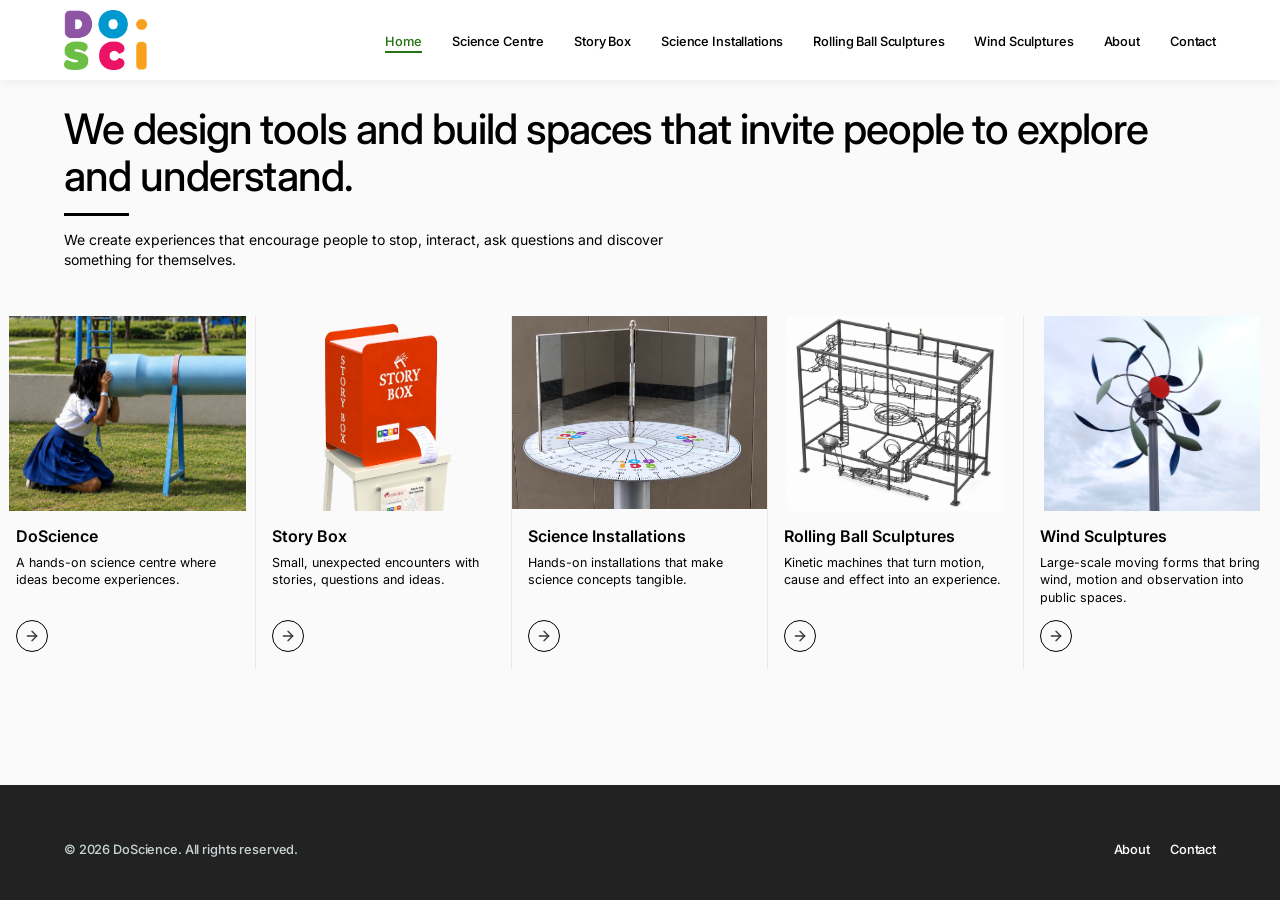
<file: index.html>
<!DOCTYPE html>
<html lang="en">

<head>
    <meta charset="UTF-8">
    <meta name="viewport" content="width=device-width, initial-scale=1.0">

    <title>DoScience</title>


    <link rel="stylesheet" href="css/home.css">

    <link rel="stylesheet" href="css/index.css">
    <link rel="stylesheet" href="css/index_contact.css">
    <link rel="stylesheet" href="components/navbar.css">


    <link href="https://fonts.googleapis.com/css2?family=Inter:wght@100..900&display=swap" rel="stylesheet">
</head>

<body>
    <div id="navbar-container"></div>
    <main>
        <section id="home" class="page active">
            <div class="home-hero">
                <div class="home-hero-content">
                    <h1>We design tools and build spaces that invite people to explore and understand.</h1>
                    <div class="home-divider"></div>
                    <p>We create experiences that encourage people to stop, interact, ask questions and discover
                        something for themselves.</p>
                </div>
            </div>

            <div class="home-category-grid">
                <a href="sciencecenter/index.html" class="category-card" style="text-decoration: none;">
                    <div class="category-image">
                        <img src="images/DoSci Image(1).png" alt="DoScience">
                    </div>
                    <div class="category-content">
                        <h3>DoScience</h3>
                        <p>A hands-on science centre where ideas become experiences.</p>
                        <div class="category-arrow" aria-hidden="true">
                            <svg width="20" height="20" viewBox="0 0 24 24" fill="none" stroke="currentColor"
                                stroke-width="2" stroke-linecap="round" stroke-linejoin="round">
                                <line x1="5" y1="12" x2="19" y2="12"></line>
                                <polyline points="12 5 19 12 12 19"></polyline>
                            </svg>
                        </div>
                    </div>
                </a>

                <!-- Story Box -->
                <a href="story-box/index.html" class="category-card" style="text-decoration: none;">
                    <div class="category-image">
                        <img src="images/high res story box_1.1.png" alt="Story Box">
                    </div>
                    <div class="category-content">
                        <h3>Story Box</h3>
                        <p>Small, unexpected encounters with stories, questions and ideas.</p>
                        <!-- Changed from <a> to <div> to avoid nested links -->
                        <div class="category-arrow" aria-hidden="true">
                            <svg width="20" height="20" viewBox="0 0 24 24" fill="none" stroke="currentColor"
                                stroke-width="2" stroke-linecap="round" stroke-linejoin="round">
                                <line x1="5" y1="12" x2="19" y2="12"></line>
                                <polyline points="12 5 19 12 12 19"></polyline>
                            </svg>
                        </div>
                    </div>
                </a>

                <!-- Science Installations -->
                <a href="science-installations/index.html" class="category-card" style="text-decoration: none;">
                    <div class="category-image">
                        <img src="images/home-Science installations.png" alt="Science Installations">
                    </div>
                    <div class="category-content">
                        <h3>Science Installations</h3>
                        <p>Hands-on installations that make science concepts tangible.</p>
                        <!-- Changed from <a> to <div> to avoid nested links -->
                        <div class="category-arrow" aria-hidden="true">
                            <svg width="20" height="20" viewBox="0 0 24 24" fill="none" stroke="currentColor"
                                stroke-width="2" stroke-linecap="round" stroke-linejoin="round">
                                <line x1="5" y1="12" x2="19" y2="12"></line>
                                <polyline points="12 5 19 12 12 19"></polyline>
                            </svg>
                        </div>
                    </div>
                </a>

                <!-- Rolling Ball Sculptures -->
                <a href="rolling-ball-sculptures/index.html" class="category-card" style="text-decoration: none;">
                    <div class="category-image">
                        <img src="images/home-rolling-ball-sculpture.png" alt="Rolling Ball Sculptures">
                    </div>
                    <div class="category-content">
                        <h3>Rolling Ball Sculptures</h3>
                        <p>Kinetic machines that turn motion, cause and effect into an experience.</p>
                        <!-- Changed from <a> to <div> to avoid nested links -->
                        <div class="category-arrow" aria-hidden="true">
                            <svg width="20" height="20" viewBox="0 0 24 24" fill="none" stroke="currentColor"
                                stroke-width="2" stroke-linecap="round" stroke-linejoin="round">
                                <line x1="5" y1="12" x2="19" y2="12"></line>
                                <polyline points="12 5 19 12 12 19"></polyline>
                            </svg>
                        </div>
                    </div>
                </a>

                <!-- Wind Sculptures -->
                <a href="wind-sculptures/index.html" class="category-card" style="text-decoration: none;">
                    <div class="category-image">
                        <img src="images/home-kinetic-windsculptures.jpg" alt="Wind Sculptures">
                    </div>
                    <div class="category-content">
                        <h3>Wind Sculptures</h3>
                        <p>Large-scale moving forms that bring wind, motion and observation into public spaces.</p>
                        <!-- Changed from <a> to <div> to avoid nested links -->
                        <div class="category-arrow" aria-hidden="true">
                            <svg width="20" height="20" viewBox="0 0 24 24" fill="none" stroke="currentColor"
                                stroke-width="2" stroke-linecap="round" stroke-linejoin="round">
                                <line x1="5" y1="12" x2="19" y2="12"></line>
                                <polyline points="12 5 19 12 12 19"></polyline>
                            </svg>
                        </div>
                    </div>
                </a>
            </div>
        </section>
    </main>

    <!-- Footer -->
    <footer>
        <div class="footer-links">
            <p style="color: azure;">&copy; 2026 DoScience. All rights reserved.</p>
        </div>
        <div class="footer-links">
            <a onclick="navigateTo('about')">About</a>
            <a onclick="navigateTo('contact')">Contact</a>
        </div>
    </footer>
    <script src="components/navbar.js"></script>
    <script src="js/navigation.js"></script>
    <link rel="stylesheet" href="components/preloader.css"> <!-- Use "../components/preloader.css" in subfolders -->
    <!-- and just before closing body tag -->
    <script src="components/preloader.js"></script> <!-- Use "../components/preloader.js" in subfolders -->
</body>

</html>
</file>
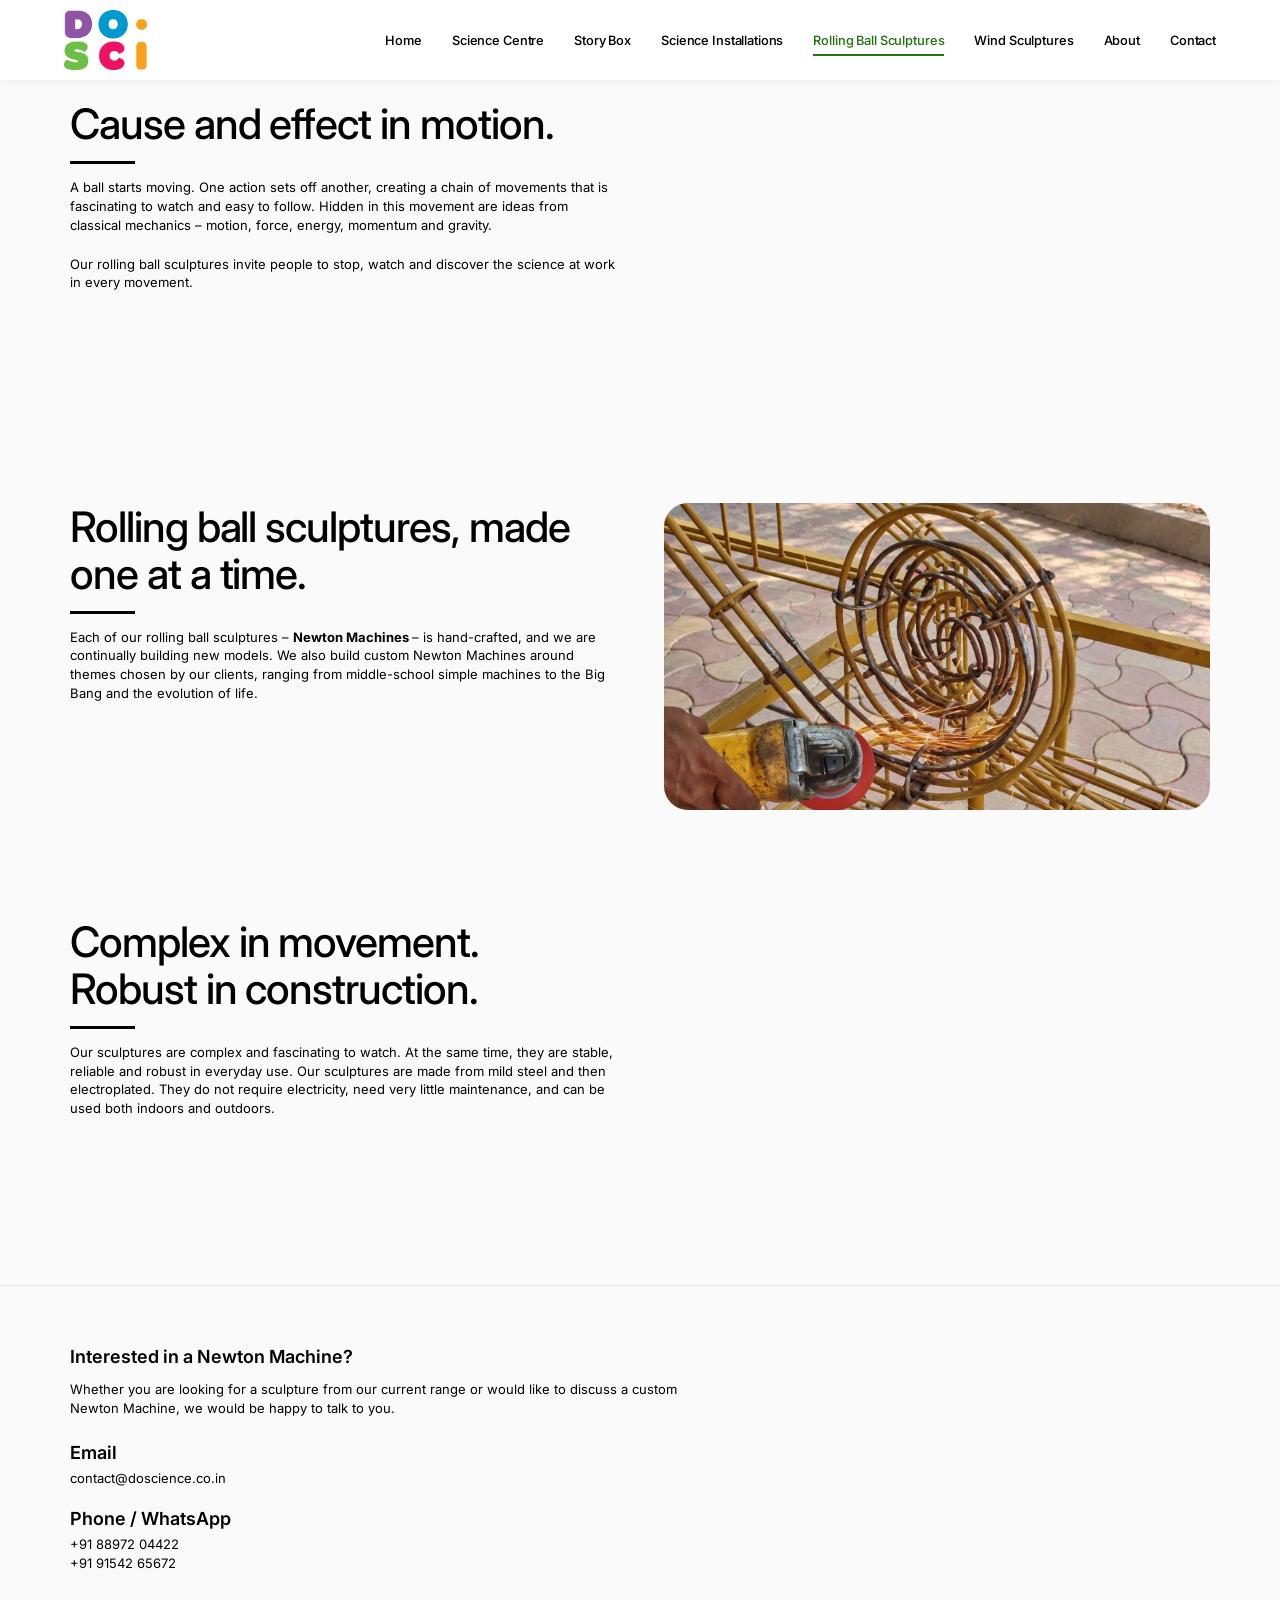
<file: rolling-ball-sculptures/index.html>
<!DOCTYPE html>
<html lang="en">

<head>
    <meta charset="UTF-8" />
    <meta name="viewport" content="width=device-width, initial-scale=1.0" />
    <title>DoScience</title>
    <link rel="preconnect" href="https://fonts.googleapis.com">
    <link rel="preconnect" href="https://fonts.gstatic.com" crossorigin>

    <link href="https://fonts.googleapis.com/css2?family=Inter:wght@100..900&display=swap" rel="stylesheet">
    <link rel="stylesheet" href="styles.css">
    <link rel="stylesheet" href="../components/navbar.css">
</head>

<body>
    <div id="navbar-container"></div>
    <main>
        <!-- SECTION 1: HERO & INTRO -->
        <section id="section-1" class="hero-section">
            <div class="container hero-container">
                <div class="hero-wrapper">
                    <div class="hero-content">
                        <h1 class="hero-title">Cause and effect in motion.</h1>

                        <div class="accent-line"></div>

                        <p class="body-lead">
                            A ball starts moving. One action sets off another, creating a chain of movements that is
                            fascinating to watch and easy to follow. Hidden in this movement are ideas from classical
                            mechanics – motion, force, energy, momentum and gravity.
                        </p>

                        <div class="body-lead">
                            <p>
                                Our rolling ball sculptures invite people to stop, watch and discover the science at
                                work in every movement.
                            </p>
                        </div>
                    </div>


                    <div class="video-container-wrap">
                        <video class="hero-video" autoplay muted loop playsinline preload="auto">
                            <source
                                src="https://res.cloudinary.com/lc4jkoq3/video/upload/v1791995137/26-05-Newton-Machine.mp4"
                                type="video/mp4" />
                            Your browser does not support the video tag.
                        </video>
                    </div>

                </div>
            </div>
        </section>

        <!-- SECTION 2: SCULPTURES & CUSTOM NEWTON MACHINES -->
        <section class="feature-section">
            <div class="container">
                <div class="split-block">
                    <div class="split-content">
                        <h2 class="hero-title">Rolling ball sculptures, made one at a time.</h2>
                        <div class="accent-line"></div>
                        <p class="body-lead">
                            Each of our rolling ball sculptures – <strong> Newton Machines </strong>– is hand-crafted,
                            and we are continually building new models. We also build custom Newton Machines around
                            themes chosen by our clients, ranging from middle-school simple machines to the Big Bang and
                            the evolution of life. </p>
                    </div>
                    <div class="split-image-wrap curved-corners">
                        <img src="assets/RBS - Section2.jpeg" alt="Custom Newton Machine Detail"
                            class="split-img" />
                    </div>
                </div>
            </div>
        </section>

        <!-- SECTION 3: COMPLEX IN MOVEMENT, ROBUST IN CONSTRUCTION -->
        <section class="feature-section">
            <div class="container">
                <div class="split-block">
                    <div class="split-content">
                        <h2 class="hero-title">Complex in movement.<br>Robust in construction.</h2>
                        <div class="accent-line"></div>
                        <p class="body-lead"> Our sculptures are complex and fascinating to watch. At the same time,
                            they are stable, reliable and robust in everyday use. Our sculptures are made from mild
                            steel and then electroplated. They do not require electricity, need very little maintenance,
                            and can be used both indoors and outdoors. </p>
                    </div>
                    <div class="video-container-wrap">
                        <video class="hero-video" autoplay muted loop playsinline preload="auto">
                            <source
                                src="https://res.cloudinary.com/lc4jkoq3/video/upload/v1792736446/RBS_Video2_1.mp4"
                                type="video/mp4" />
                            Your browser does not support the video tag.
                        </video>
                    </div>
                </div>
            </div>
        </section>

        <!-- SECTION 4: CONTACT & INQUIRY BLOCK -->
        <section class="contact-section">
            <div class="container">
                <div class="contact-block">
                    <h3>Interested in a Newton Machine?</h3>
                    <p class="body-lead">
                        Whether you are looking for a sculpture from our current range or would like to discuss a custom
                        Newton Machine, we would be happy to talk to you. </p>

                    <!-- Contact Details -->
                    <div class="contact-details">
                        <div class="contact-group">
                            <div class="contact-label">Email</div>
                            <div class="contact-info">
                                <a href="mailto:contact@doscience.co.in">contact@doscience.co.in</a>
                            </div>
                        </div>
                        <div class="contact-group">
                            <div class="contact-label">Phone / WhatsApp</div>
                            <div class="contact-info">
                                <a href="tel:+918897204422">+91 88972 04422</a><br>
                                <a href="tel:+919154265672">+91 91542 65672</a>
                            </div>
                        </div>
                    </div>
                </div>
            </div>
        </section>
    </main>
    <script src="../js/navigation.js"></script>
    <script src="../components/navbar.js"></script>
    <link rel="stylesheet" href="../components/preloader.css"> <!-- Use "../components/preloader.css" in subfolders -->
<!-- and just before closing body tag -->
<script src="../components/preloader.js"></script> <!-- Use "../components/preloader.js" in subfolders -->
</body>

</html>
</file>
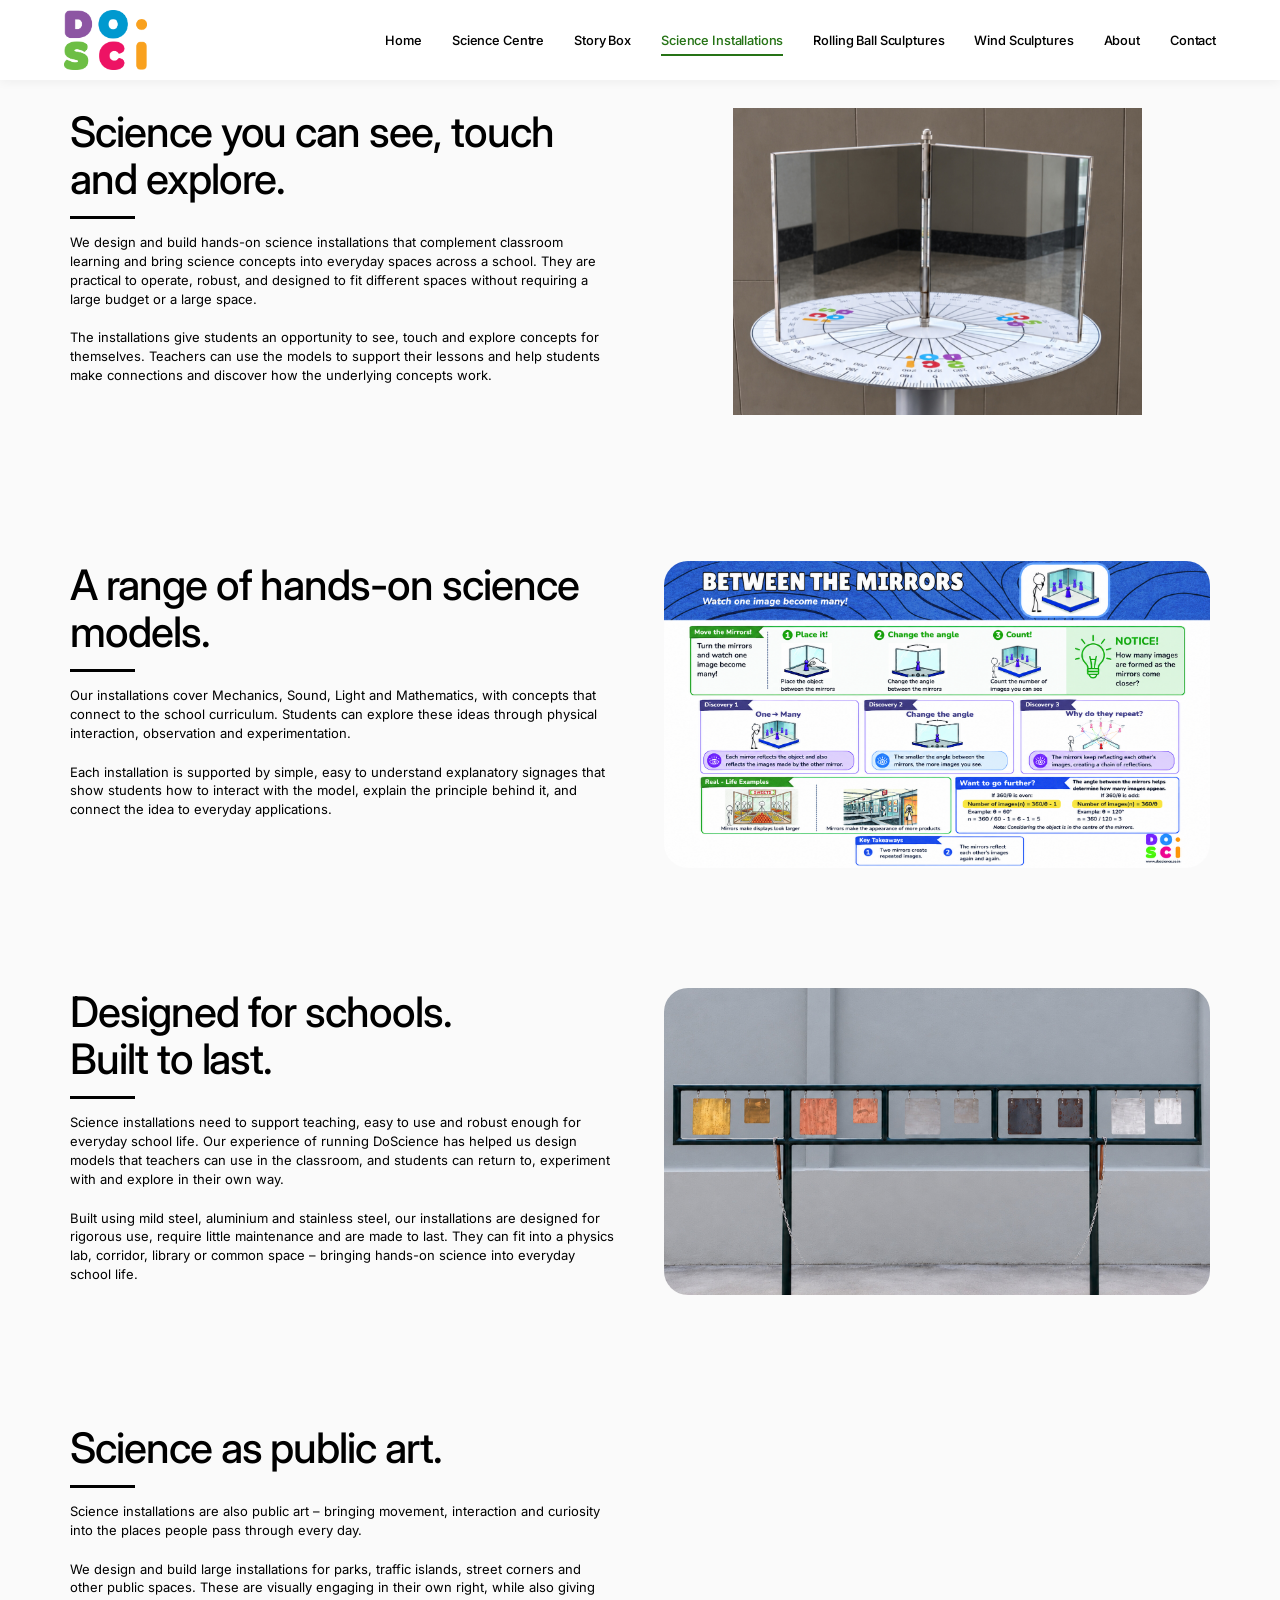
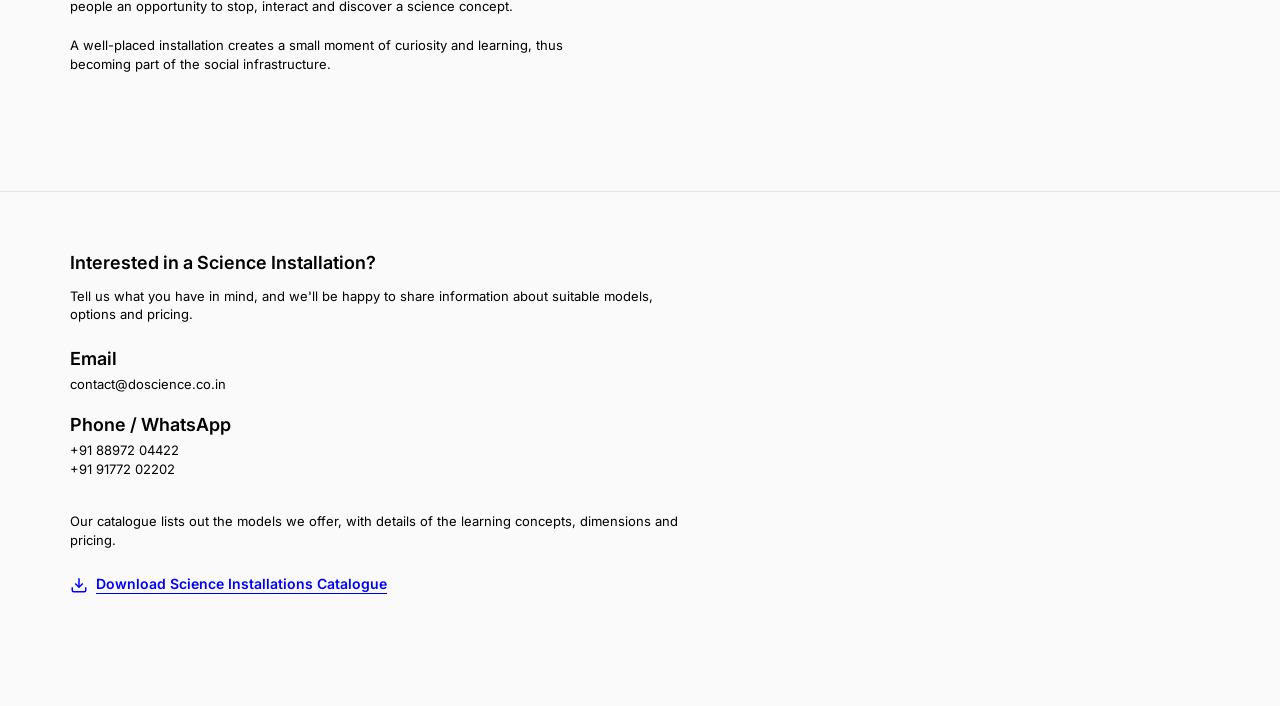
<file: science-installations/index.html>
<!DOCTYPE html>
<html lang="en">

<head>
    <meta charset="UTF-8" />
    <meta name="viewport" content="width=device-width, initial-scale=1.0" />
    <title>DoScience</title>
    <link rel="preconnect" href="https://fonts.googleapis.com">
    <link rel="preconnect" href="https://fonts.gstatic.com" crossorigin>

    <link href="https://fonts.googleapis.com/css2?family=Inter:wght@100..900&display=swap" rel="stylesheet">
    <link rel="stylesheet" href="styles.css">
    <link rel="stylesheet" href="../components/navbar.css">
</head>

<body>
    <div id="navbar-container"></div>
    <main>
        <!-- SECTION 1: HERO & INTRO -->
        <section id="section-1" class="hero-section">
            <div class="container">
                <div class="hero-wrapper">
                    <div class="hero-content">
                        <h1 class="hero-title">Science you can see, touch and explore.</h1>

                        <div class="accent-line"></div>

                        <p class="body-lead">
                            We design and build hands-on science installations that complement classroom learning and
                            bring science concepts into everyday spaces across a school. They are practical to operate,
                            robust, and designed to fit different spaces without requiring a large budget or a large
                            space. </p>

                        <div class="body-lead">
                            <p>
                                The installations give students an opportunity to see, touch and explore concepts for
                                themselves. Teachers can use the models to support their lessons and help students make
                                connections and discover how the underlying concepts work.
                        </div>
                    </div>

                    <div class="hero-bg-full">
                        <img src="assets/hero-image.jpeg" alt="Science Installation Mirror Unit"
                            class="cat-img" />
                    </div>
                </div>
            </div>
        </section>

        <!-- SECTION 2: CATEGORIES RANGE -->
        <section class="categories-section">
            <div class="container">
                <div class="split-block">
                    <div class="split-content">
                        <h2 class="hero-title">A range of hands-on science models.</h2>
                        <div class="accent-line"></div>
                        <p class="body-lead">
                            Our installations cover Mechanics, Sound, Light and Mathematics, with concepts that connect
                            to
                            the school curriculum. Students can explore these ideas through physical interaction,
                            observation and experimentation.
                        </p>
                        <p class="body-lead">
                            Each installation is supported by simple, easy to understand explanatory
                            signages that show students how to interact with the model, explain the principle behind it,
                            and
                            connect the idea to everyday applications.
                        </p>
                    </div>
                    <div class="split-image-wrap curved-corners">
                        <img src="assets/Between the Mirrors.png" alt="A range of hands-on science models"
                            class="split-img" />
                    </div>
                </div>
            </div>
        </section>
        <!-- SECTION 3: DESIGNED FOR SCHOOLS -->
        <section class="feature-section">
            <div class="container">
                <div class="split-block">
                    <div class="split-content">
                        <h2 class="hero-title">Designed for schools.<br>Built to last.</h2>
                        <div class="accent-line"></div>
                        <p class="body-lead">
                            Science installations need to support teaching, easy to use and robust enough for everyday
                            school life. Our experience of running DoScience has helped us design models that teachers
                            can use in the classroom, and students can return to, experiment with and explore in their
                            own way. </p>
                        <p class="body-lead">
                            Built using mild steel, aluminium and stainless steel, our installations are designed for
                            rigorous use, require little maintenance and are made to last. They can fit into a physics
                            lab, corridor, library or common space – bringing hands-on science into everyday school
                            life. </p>
                    </div>
                    <div class="split-image-wrap curved-corners">
                        <img src="assets/Changed-section-3.jpeg" alt="Students using science installation"
                            class="split-img" />
                    </div>
                </div>
            </div>
        </section>

        <!-- SECTION 4: SCIENCE IS PUBLIC ART -->
        <section class="feature-section">
            <div class="container">
                <div class="split-block">
                    <div class="split-content">
                        <h2 class="hero-title">Science as public art.</h2>
                        <div class="accent-line"></div>
                        <p class="body-lead">
                            Science installations are also public art – bringing movement, interaction and curiosity
                            into the places people pass through every day. </p>
                        <p class="body-lead">
                            We design and build large installations for parks, traffic islands, street corners and other
                            public spaces. These are visually engaging in their own right, while also giving people an
                            opportunity to stop, interact and discover a science concept.</p>
                        <p class="body-lead">
                            A well-placed installation creates a small moment of curiosity and learning, thus becoming
                            part of the social infrastructure. </p>
                    </div>
                    <div class="split-image-wrap curved-corners">
                        <video class="cat-img" autoplay loop muted playsinline>
                            <source src="https://res.cloudinary.com/lc4jkoq3/video/upload/v1792582812/public_art.mp4" type="video/mp4" />
                            Your browser does not support the video tag.
                        </video>
                    </div>
                </div>
            </div>
        </section>

        <!-- SECTION 5: CONTACT & CATALOGUE BLOCK -->
        <section class="contact-section">
            <div class="container">
                <div class="contact-block">
                    <h3>Interested in a Science Installation?</h3>
                    <p>
                        Tell us what you have in mind, and we'll be happy to share information about suitable models,
                        options and pricing.
                    </p>

                    <!-- Contact Details -->
                    <div class="contact-details">
                        <div class="contact-group">
                            <div class="contact-label">Email</div>
                            <div class="contact-info">
                                <a href="mailto:contact@doscience.co.in">contact@doscience.co.in</a>
                            </div>
                        </div>
                        <div class="contact-group">
                            <div class="contact-label">Phone / WhatsApp</div>
                            <div class="contact-info">
                                <a href="tel:+918897204422">+91 88972 04422</a><br>
                                <a href="tel:+919177202202">+91 91772 02202</a>
                            </div>
                        </div>
                    </div>

                    <!-- Catalogue Block -->
                    <div class="catalogue-block">
                        <p>
                            Our catalogue lists out the models we offer, with details of the learning concepts,
                            dimensions and pricing. </p>
                        <a href="assets/26-10-DoScience-Installations-Catalogue.pdf" class="download-link" download style="padding-bottom: 30px;">
                            <svg width="18" height="18" viewBox="0 0 24 24" fill="none" stroke="currentColor"
                                stroke-width="2">
                                <path d="M21 15v4a2 2 0 0 1-2 2H5a2 2 0 0 1-2-2v-4"></path>
                                <polyline points="7 10 12 15 17 10"></polyline>
                                <line x1="12" y1="15" x2="12" y2="3"></line>
                            </svg>
                            Download Science Installations Catalogue
                        </a>
                    </div>
                </div>
            </div>
        </section>
    </main>
    <script src="../js/navigation.js"></script>
    <script src="../components/navbar.js"></script>

    <link rel="stylesheet" href="../components/preloader.css"> 
    <script src="../components/preloader.js"></script>
</body>

</html>
</file>
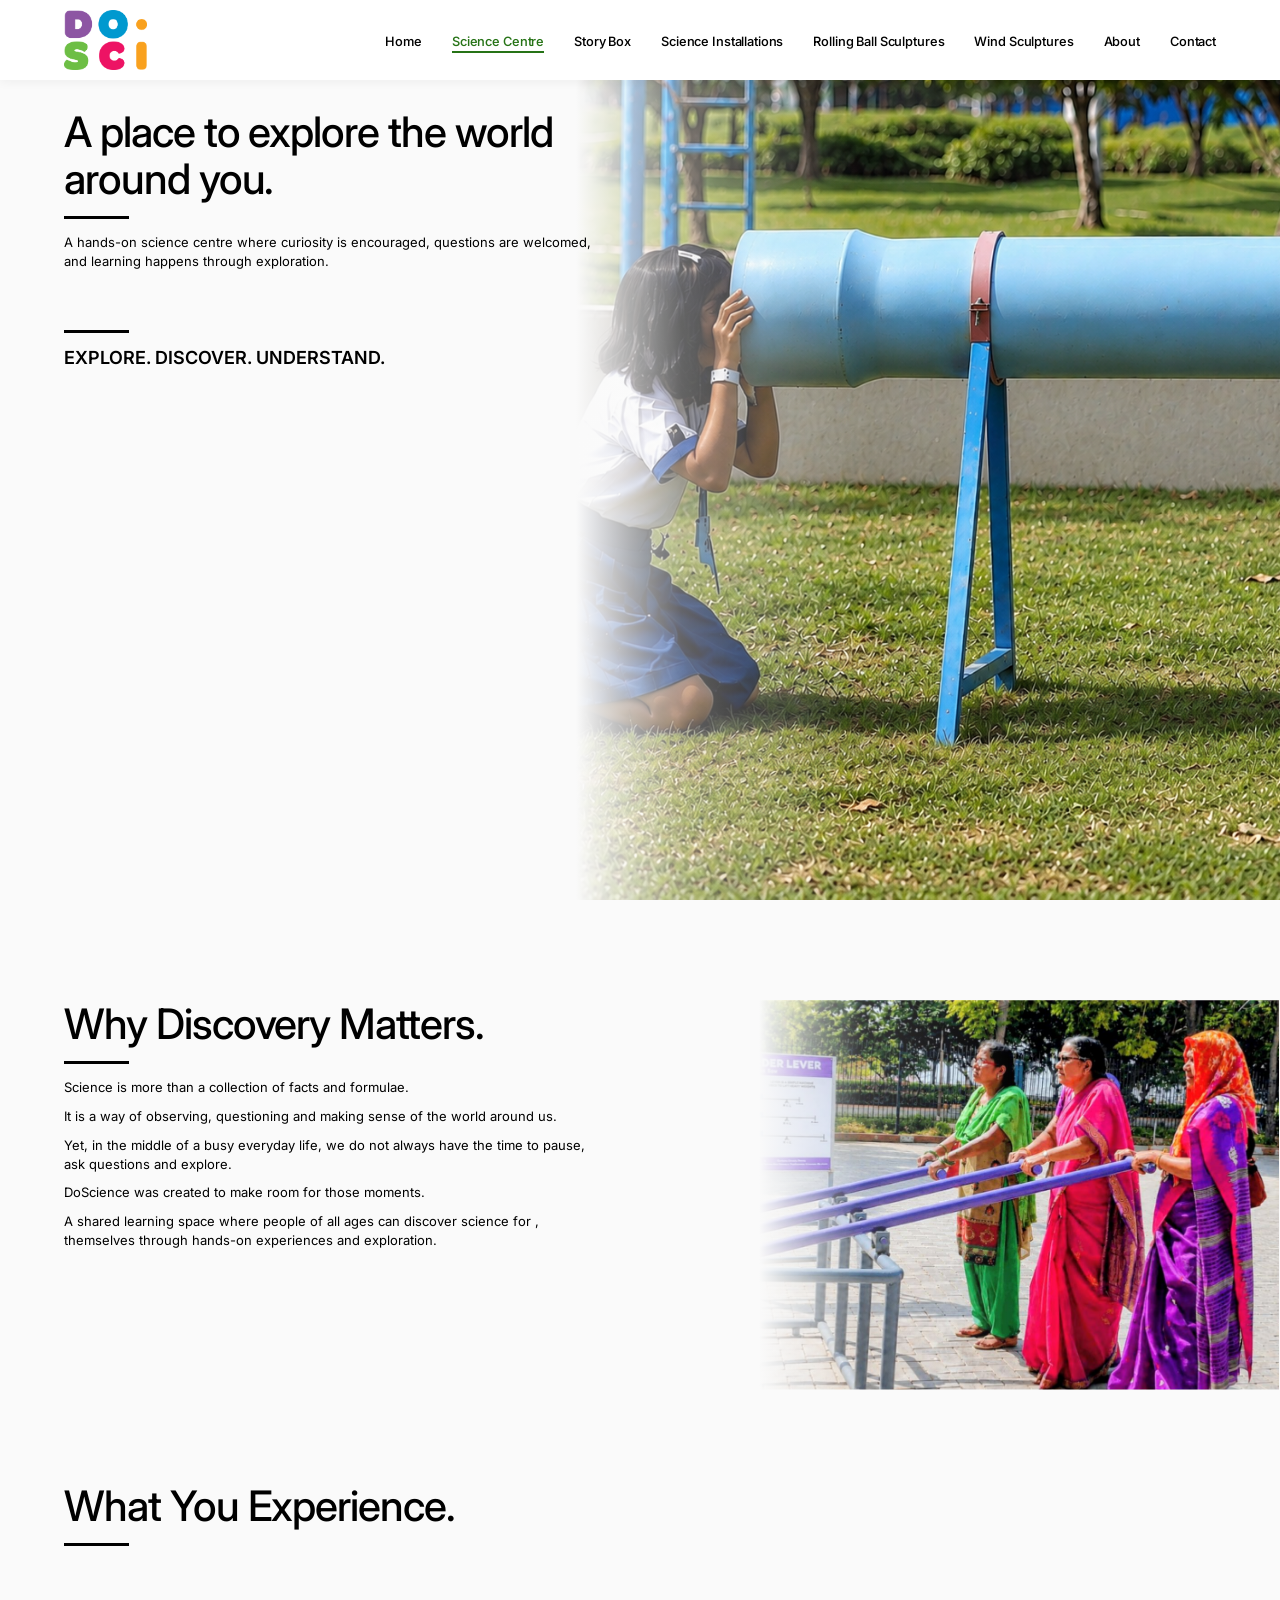
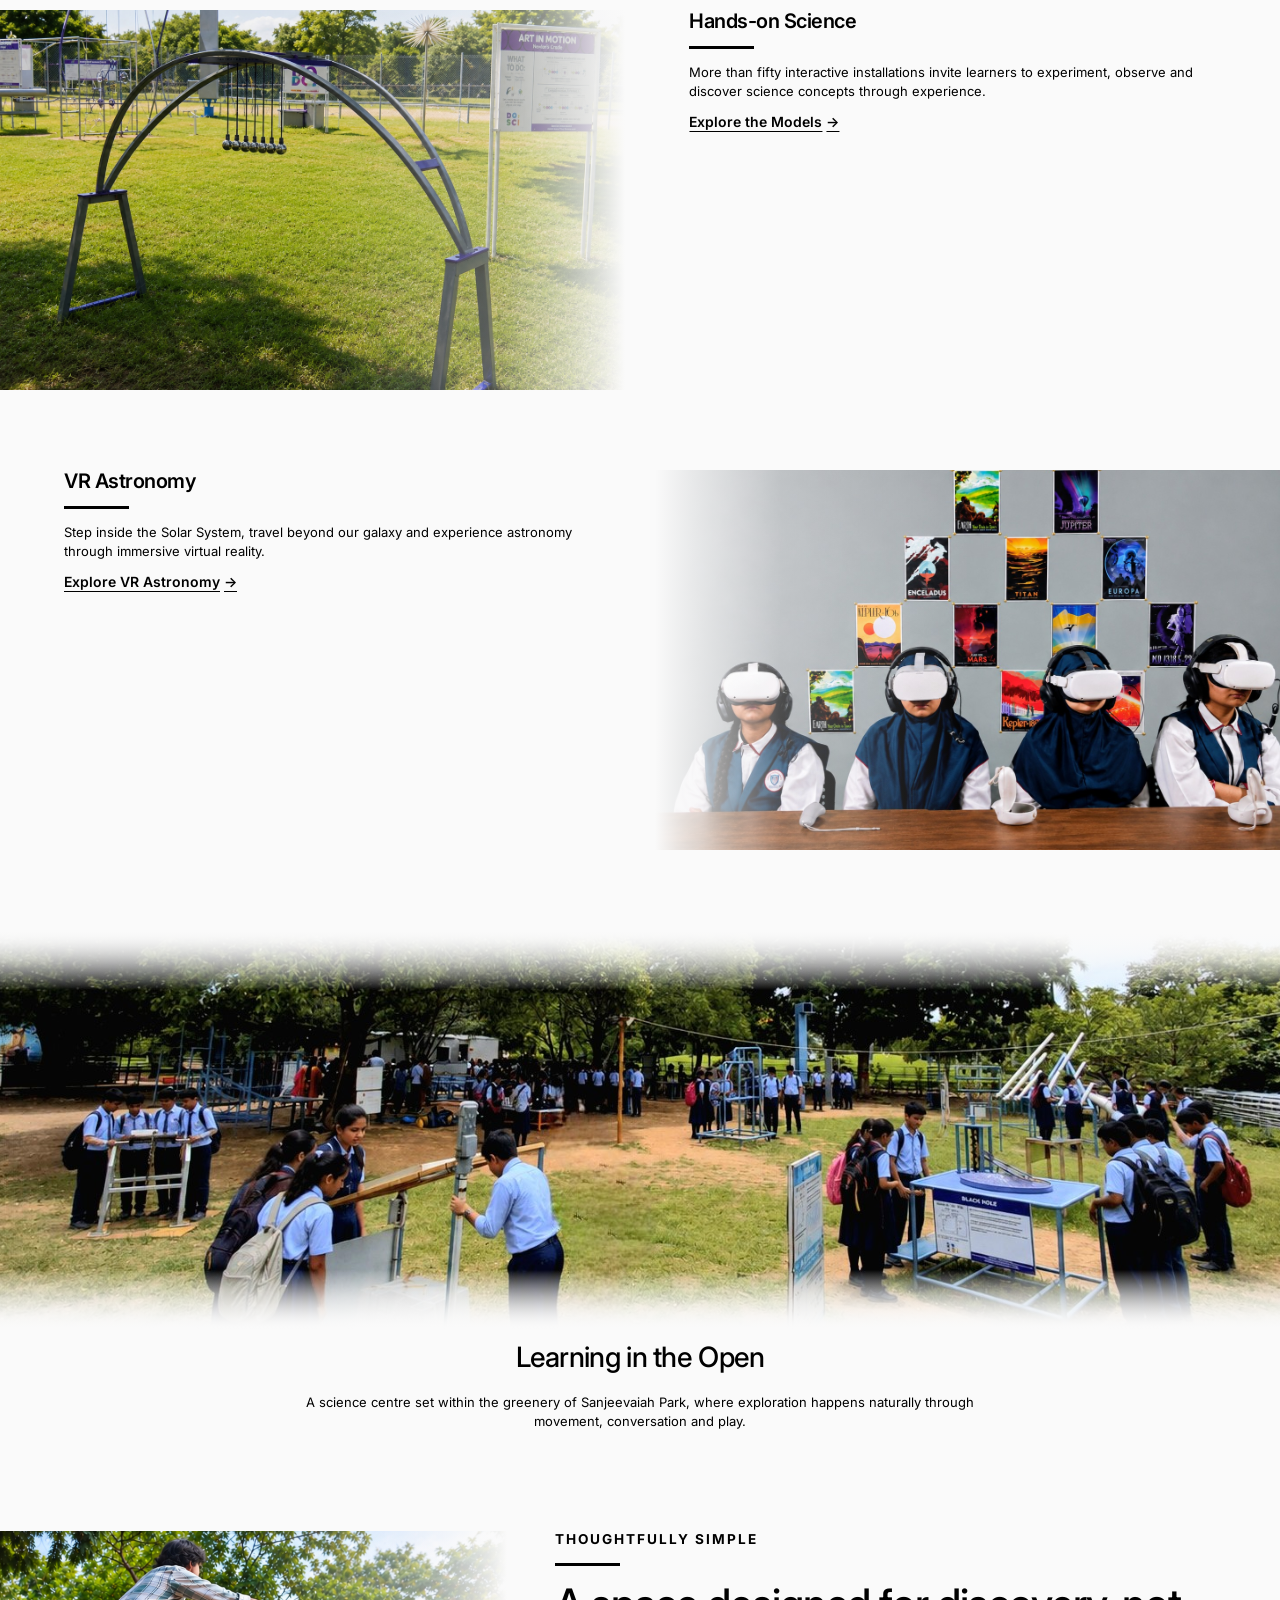
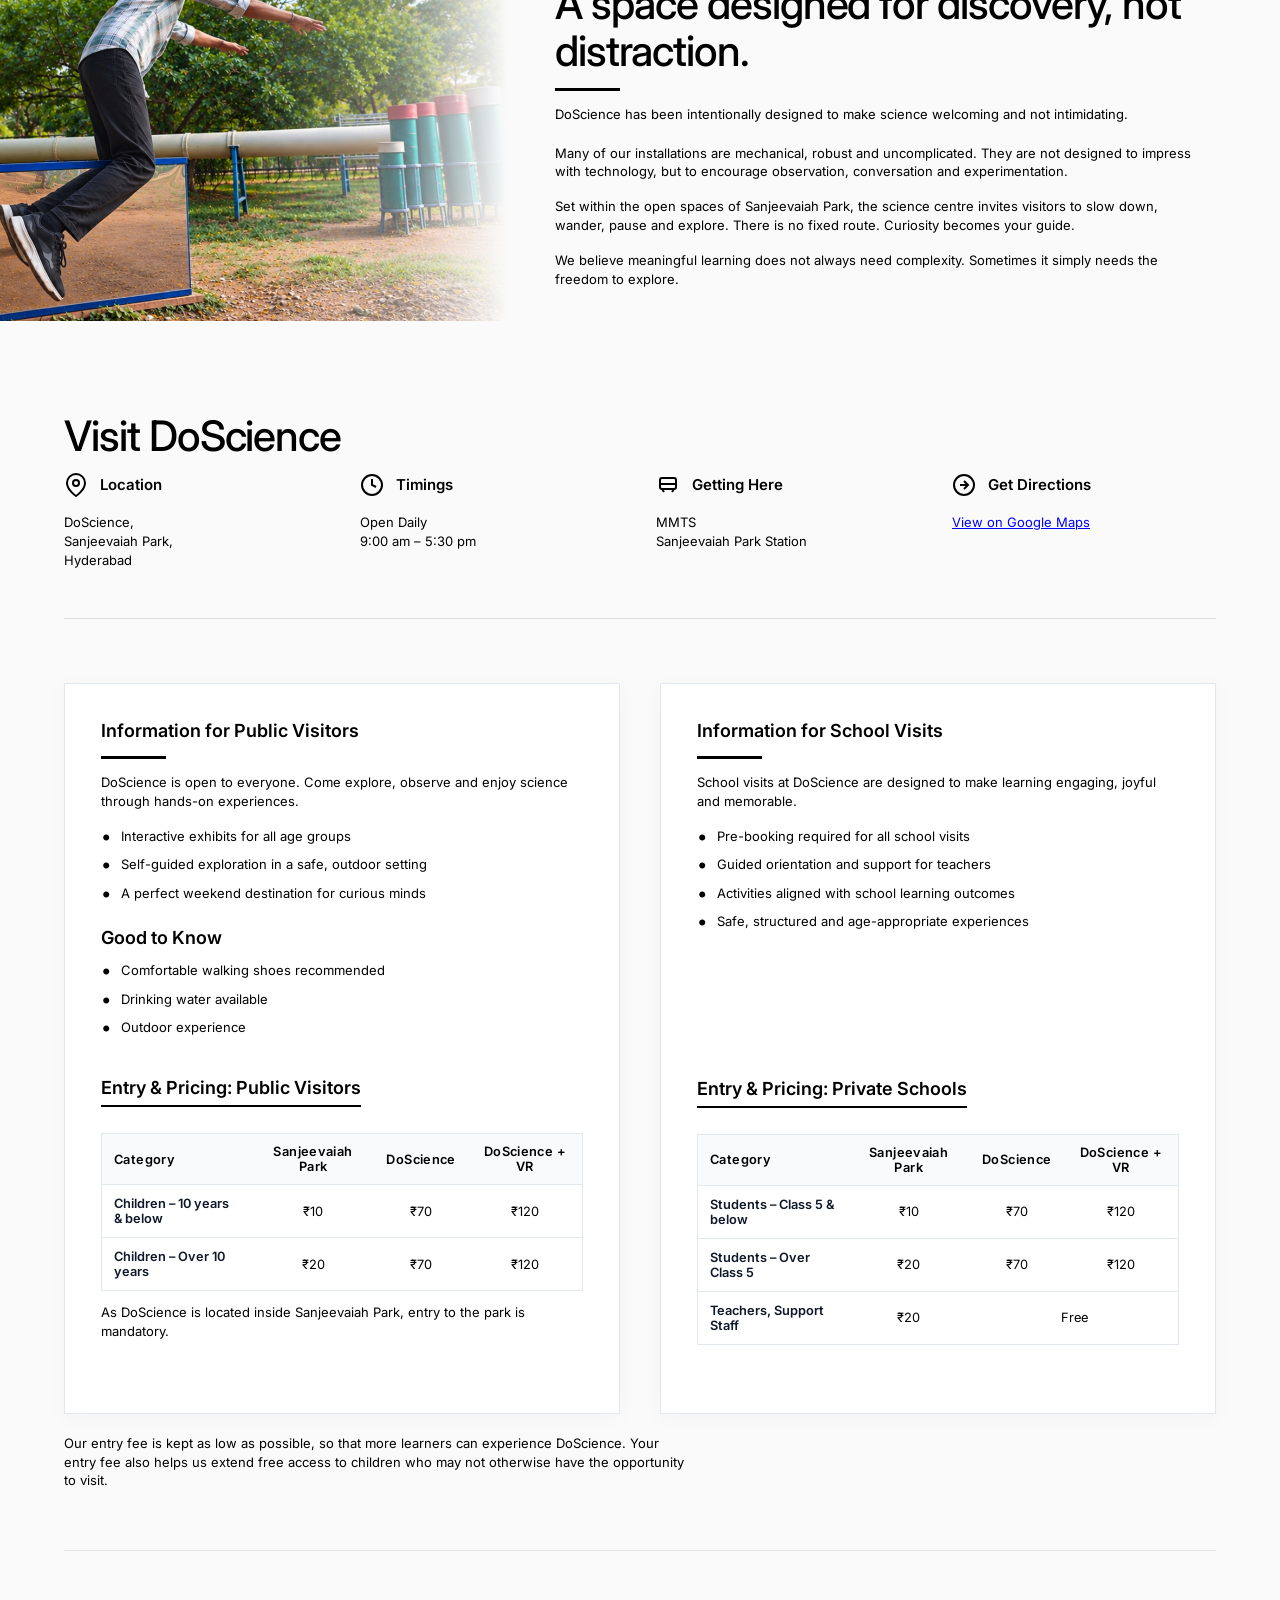
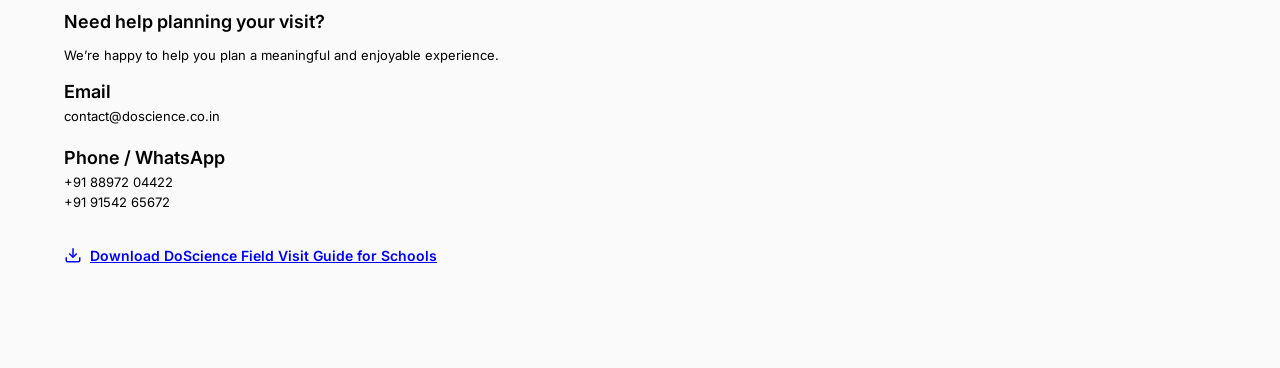
<file: sciencecenter/index.html>
<!DOCTYPE html>
<html lang="en">

<head>
    <meta charset="UTF-8">
    <meta name="viewport" content="width=device-width, initial-scale=1.0">
    <title>DoScience</title>
    <!-- Google Fonts for typography -->
    <link rel="preconnect" href="https://fonts.googleapis.com">
    <link rel="preconnect" href="https://fonts.gstatic.com" crossorigin>

    <link href="https://fonts.googleapis.com/css2?family=Inter:wght@100..900&display=swap" rel="stylesheet">
    <link rel="stylesheet" href="style.css">
    <link rel="stylesheet" href="../components/navbar.css">
</head>

<body>
    <div id="navbar-container"></div>

    <!-- ==========================================================================
         SECTION 1: HERO
         ========================================================================== -->
    <section id="section-1">
        <!-- Full-screen background image layer spanning far-left to right -->
        <div class="hero-bg-full">
            <div class="hero-image-overlay"></div>
            <div class="hero-bg-image" style="background-image: url('../images/DoSci\ Image.png');"></div>
        </div>

        <!-- Content layer sits on top, keeping exact position/padding -->
        <div class="hero-wrapper">
            <div class="hero-content">
                <h1 class="heading-primary">A place to explore the world around you.</h1>
                <div class="accent-line"></div>
                <p class="hero-subtitle">
                    A hands-on science centre where curiosity is encouraged, questions are welcomed, and learning
                    happens through exploration.
                </p>
                <div class="accent-line"></div>
                <div class="hero-tagline">EXPLORE. DISCOVER. UNDERSTAND.</div>
            </div>
        </div>
    </section>

    <!-- ==========================================================================
     SECTION 2: WHY DISCOVERY MATTERS
     ========================================================================== -->
    <section id="section-2" class="specific-section">
        <div class="container2">
            <div class="section2-grid">
                <div class="section2-text">
                    <h2 class="heading-primary">Why Discovery Matters.</h2>
                    <div class="accent-line"></div>

                    <div class="section2-body">
                        <p>Science is more than a collection of facts and formulae.</p>
                        <p>It is a way of observing, questioning and making sense of the world around us.</p>
                        <p>Yet, in the middle of a busy everyday life, we do not always have the time to pause,<br/> ask
                            questions and explore.</p>
                        <p>DoScience was created to make room for those moments.</p>
                        <p>A shared learning space where people of all ages can discover science for ,<br/>themselves through
                            hands-on experiences and exploration.</p>
                    </div>
                </div>
                <div class="section2-image-wrapper">
                    <div class="image-container">
                        <div class="section2-image-overlay"></div>
                        <img class="img-placeholder" src="assets/Doscience_herotwo.jpg">
                    </div>
                </div>
            </div>
        </div>
    </section>

    <!-- ==========================================================================
         SECTION 3: WHAT YOU'LL EXPERIENCE
         ========================================================================== -->
    <section id="section-3">
        <div class="container">
            <div class="experience-header">
                <h2 class="heading-secondary">What You Experience.</h2>
                <div class="accent-line"></div>
            </div>

            <!-- Card 1 -->
            <div class="experience-row" id="hands-on-science">
                <div class="experience-img-box">
                    <div class="fade-right"></div>
                    <div class="img-placeholder"
                        style="background-image: url('assets/DoScience_section-3-1-newton-cradle.jpg')">
                    </div>
                </div>
                <div class="experience-text-box">
                    <h3>Hands-on Science</h3>
                    <div class="accent-line"></div>
                    <p>More than fifty interactive installations invite learners to experiment, observe and discover
                        science concepts through experience.</p>
                    <a href="scienceinstallations.html" class="link-arrow">Explore the Models</a>
                </div>
            </div>

            <!-- Card 2 -->
            <div class="experience-row reverse" id="VR-astronomy">
                <div class="experience-img-box">
                    <div class="fade-left"></div>
                    <div class="img-placeholder" style="background-image: url('assets/Doscience_VR_Astronomy.jpg');">
                    </div>
                </div>
                <div class="experience-text-box">
                    <h3>VR Astronomy</h3>
                    <div class="accent-line"></div>
                    <p>Step inside the Solar System, travel beyond our galaxy and experience astronomy through immersive
                        virtual reality.</p>
                    <a href="vrastronomy.html" class="link-arrow">Explore VR Astronomy</a>
                </div>
            </div>

            <!-- Full Width Section -->
            <div class="full-width-banner">
                <div class="banner-img-container">
                    <div class="banner-image-overlay"></div>
                    <div class="img-placeholder" style="background-image: url('assets/Doscience_Play_In_Open.jpg');">
                    </div>
                </div>
                <div class="banner-content">
                    <h3 class="heading-secondary" style="text-align: center; justify-content: center; font-size:28px">
                        Learning in the Open</h3>
                    <p style="
                    font-size:13px;
                    line-height: 1.45;

                    color:black;
                    text-align: center;
                    justify-content: center;

                    margin-top: 20px;

                    max-width: 720px;

                    display: block;">
                        A science centre set within the greenery of Sanjeevaiah Park, where exploration happens
                        naturally through movement, conversation and play.
                    </p>
                </div>
            </div>
        </div>
    </section>

    <!-- ==========================================================================
     SECTION 4: THOUGHTFULLY SIMPLE
     ========================================================================== -->
    <div class="sub-section-container">
        <section id="section-4">
            <div class="container">
                <div class="section4-top">
                    <!-- LEFT COLUMN: All text moved inside here -->
                    <div>
                        <div class="eyebrow eyebrow-black">THOUGHTFULLY SIMPLE</div>
                        <div class="accent-line"></div>
                        <h2 class="heading-primary">A space designed for discovery, not distraction.</h2>
                        <div class="accent-line"></div>
                        <p style="font-size:13px;
                              line-height: 1.45;
                              color: black;
                              text-align: left;
                              margin: 0 0 1.25rem;
                              max-width: 620px;
                              display: block;">
                            DoScience has been intentionally designed to make science welcoming and not intimidating.
                        </p>

                        <!-- MOVED FROM BELOW -->
                        <div class="section4-middle-text">
                            <p>Many of our installations are mechanical, robust and uncomplicated. They are not designed
                                to impress with technology, but to encourage observation, conversation and
                                experimentation.
                            </p>
                            <p>Set within the open spaces of Sanjeevaiah Park, the science centre invites visitors to
                                slow down, wander, pause and explore. There is no fixed route. Curiosity becomes your
                                guide.</p>
                            <p>We believe meaningful learning does not always need complexity. Sometimes it simply needs
                                the freedom to explore.</p>
                        </div>
                    </div>

                    <!-- RIGHT COLUMN: Image -->
                    <div class="section4-card-img">
                        <div class="section4-image-overlay"></div>
                        <div class="img-placeholder" style="background-image: url('assets/10642.jpg.jpeg');">
                        </div>
                    </div>
                </div>
            </div>
        </section>
    </div>
    <!-- ==========================================================================
         SECTION 5: VISIT DOSCIENCE & FOOTER
         ========================================================================== -->
    <section id="section-5">
        <div class="container">
            <h2 class="visit-header">Visit DoScience</h2>

            <div class="info-grid-top">
                <div class="info-card">
                    <div class="info-card-header">
                        <svg viewBox="0 0 24 24" fill="none" stroke="currentColor" stroke-width="2">
                            <path d="M21 10c0 7-9 13-9 13s-9-6-9-13a9 9 0 0 1 18 0z" />
                            <circle cx="12" cy="10" r="3" />
                        </svg>
                        <h4>Location</h4>
                    </div>
                    <p>DoScience,<br>Sanjeevaiah Park,<br>Hyderabad</p>
                </div>

                <div class="info-card">
                    <div class="info-card-header">
                        <svg viewBox="0 0 24 24" fill="none" stroke="currentColor" stroke-width="2">
                            <circle cx="12" cy="12" r="10" />
                            <polyline points="12 6 12 12 16 14" />
                        </svg>
                        <h4>Timings</h4>
                    </div>
                    <p>Open Daily<br>9:00 am – 5:30 pm</p>
                </div>

                <div class="info-card">
                    <div class="info-card-header">
                        <svg viewBox="0 0 24 24" fill="none" stroke="currentColor" stroke-width="2">
                            <rect x="4" y="5" width="16" height="11" rx="2" />
                            <path d="M4 11h16" />
                            <path d="M8 19l-2-3" />
                            <path d="M16 19l2-3" />
                        </svg>
                        <h4>Getting Here</h4>
                    </div>
                    <p>MMTS<br>Sanjeevaiah Park Station</p>
                </div>

                <div class="info-card">
                    <div class="info-card-header">
                        <svg viewBox="0 0 24 24" fill="none" stroke="currentColor" stroke-width="2">
                            <circle cx="12" cy="12" r="10" />
                            <polyline points="12 16 16 12 12 8" />
                            <line x1="8" y1="12" x2="16" y2="12" />
                        </svg>
                        <h4>Get Directions</h4>
                    </div>
                    <p><a href="https://maps.google.com/?q=DoScience,+PV+Narasimha+Rao+Marg" style="color: #0000FF;"
                            target="_blank" rel="noopener">View on Google Maps</a></p>
                </div>
            </div>
            <div class="visit-columns">
                <!-- LEFT COLUMN: PUBLIC VISITORS -->
                <div class="visit-col">

                    <div class="info-content">
                        <h3>Information for Public Visitors</h3>
                        <div class="accent-line"></div>
                        <p>DoScience is open to everyone. Come explore, observe and enjoy science through hands-on
                            experiences.</p>
                        <ul class="visit-list">
                            <li>Interactive exhibits for all age groups</li>
                            <li>Self-guided exploration in a safe, outdoor setting</li>
                            <li>A perfect weekend destination for curious minds</li>
                        </ul>

                        <h3>Good to Know</h3>
                        <ul class="visit-list">
                            <li>Comfortable walking shoes recommended</li>
                            <li>Drinking water available</li>
                            <li>Outdoor experience</li>
                        </ul>
                    </div>

                    <div class="pricing-container">
                        <div class="fees-table-title">Entry & Pricing: Public Visitors</div>
                        <table class="fees-table">
                            <thead>
                                <tr>
                                    <th>Category</th>
                                    <th>Sanjeevaiah Park</th>
                                    <th>DoScience</th>
                                    <th>DoScience + VR</th>
                                </tr>
                            </thead>
                            <tbody>
                                <tr>
                                    <td style="font-size: 0.8rem; font-weight: 600;">Children – 10 years & below</td>
                                    <td>₹10</td>
                                    <td>₹70</td>
                                    <td>₹120</td>
                                </tr>
                                <tr>
                                    <td style="font-size: 0.8rem; font-weight: 600;">Children – Over 10 years</td>
                                    <td>₹20</td>
                                    <td>₹70</td>
                                    <td>₹120</td>
                                </tr>
                            </tbody>
                        </table>
                        <p class="table-note">As DoScience is located inside Sanjeevaiah Park, entry to the park is
                            mandatory.</p>
                    </div>
                </div>

                <!-- RIGHT COLUMN: SCHOOL VISITS -->
                <div class="visit-col">
                    <div class="info-content">
                        <h3>Information for School Visits</h3>
                        <div class="accent-line"></div>
                        <p>School visits at DoScience are designed to make learning engaging, joyful and memorable.
                        </p>
                        <ul class="visit-list">
                            <li>Pre-booking required for all school visits</li>
                            <li>Guided orientation and support for teachers</li>
                            <li>Activities aligned with school learning outcomes</li>
                            <li>Safe, structured and age-appropriate experiences</li>
                        </ul>
                    </div>

                    <div class="pricing-container">
                        <div class="fees-table-title">Entry & Pricing: Private Schools</div>
                        <table class="fees-table">
                            <thead>
                                <tr>
                                    <th>Category</th>
                                    <th>Sanjeevaiah Park</th>
                                    <th>DoScience</th>
                                    <th>DoScience + VR</th>
                                </tr>
                            </thead>
                            <tbody>
                                <tr>
                                    <td style="font-size: 0.8rem; font-weight: 600;">Students – Class 5 & below</td>
                                    <td>₹10</td>
                                    <td>₹70</td>
                                    <td>₹120</td>
                                </tr>
                                <tr>
                                    <td style="font-size: 0.8rem; font-weight: 600;">Students – Over Class 5</td>
                                    <td>₹20</td>
                                    <td>₹70</td>
                                    <td>₹120</td>
                                </tr>
                                <tr>
                                    <td style="font-size: 0.8rem; font-weight: 600;">Teachers, Support Staff</td>
                                    <td>₹20</td>
                                    <td colspan="2" style="text-align: center;">Free</td>
                                </tr>
                            </tbody>
                        </table>
                    </div>
                </div>
            </div>
            <div class="footer-tagline">
                Our entry fee is kept as low as possible, so that more learners can experience DoScience.
                Your entry fee also helps us extend free access to children who may not
                otherwise have the opportunity to visit.
            </div>

            <!-- Planning & Footer Details -->
            <div class="planning-section">
                <h3>Need help planning your visit?</h3>
                <p>We’re happy to help you plan a meaningful and enjoyable experience.</p>

                <div class="contact-details">
                    <div class="contact-group">
                        <div class="contact-label">Email</div>
                        <div class="contact-info">
                            <a href="mailto:contact@doscience.co.in">contact@doscience.co.in</a>
                        </div>
                    </div>
                    <div class="contact-group">
                        <div class="contact-label">Phone / WhatsApp</div>
                        <div class="contact-info">
                            <a href="tel:+918897204422">+91 88972 04422</a><br>
                            <a href="tel:+919154265672">+91 91542 65672</a>
                        </div>
                    </div>
                </div>

                <a href="assets/DoScience-Field-Visit-Guide.pdf" class="download-link" download style="padding-top: 10px;">
                    <svg width="18" height="18" viewBox="0 0 24 24" fill="none" stroke="currentColor" stroke-width="2">
                        <path d="M21 15v4a2 2 0 0 1-2 2H5a2 2 0 0 1-2-2v-4"></path>
                        <polyline points="7 10 12 15 17 10"></polyline>
                        <line x1="12" y1="15" x2="12" y2="3"></line>
                    </svg>
                    Download DoScience Field Visit Guide for Schools
                </a>
            </div>


        </div>
    </section>
    </div>
    <script src="../components/navbar.js"></script>
    <script src="../js/navigation.js"></script>
    <script src="script.js"></script>
    <link rel="stylesheet" href="../components/preloader.css"> <!-- Use "../components/preloader.css" in subfolders -->
    <!-- and just before closing body tag -->
    <script src="../components/preloader.js"></script> <!-- Use "../components/preloader.js" in subfolders -->
</body>

</html>
</file>
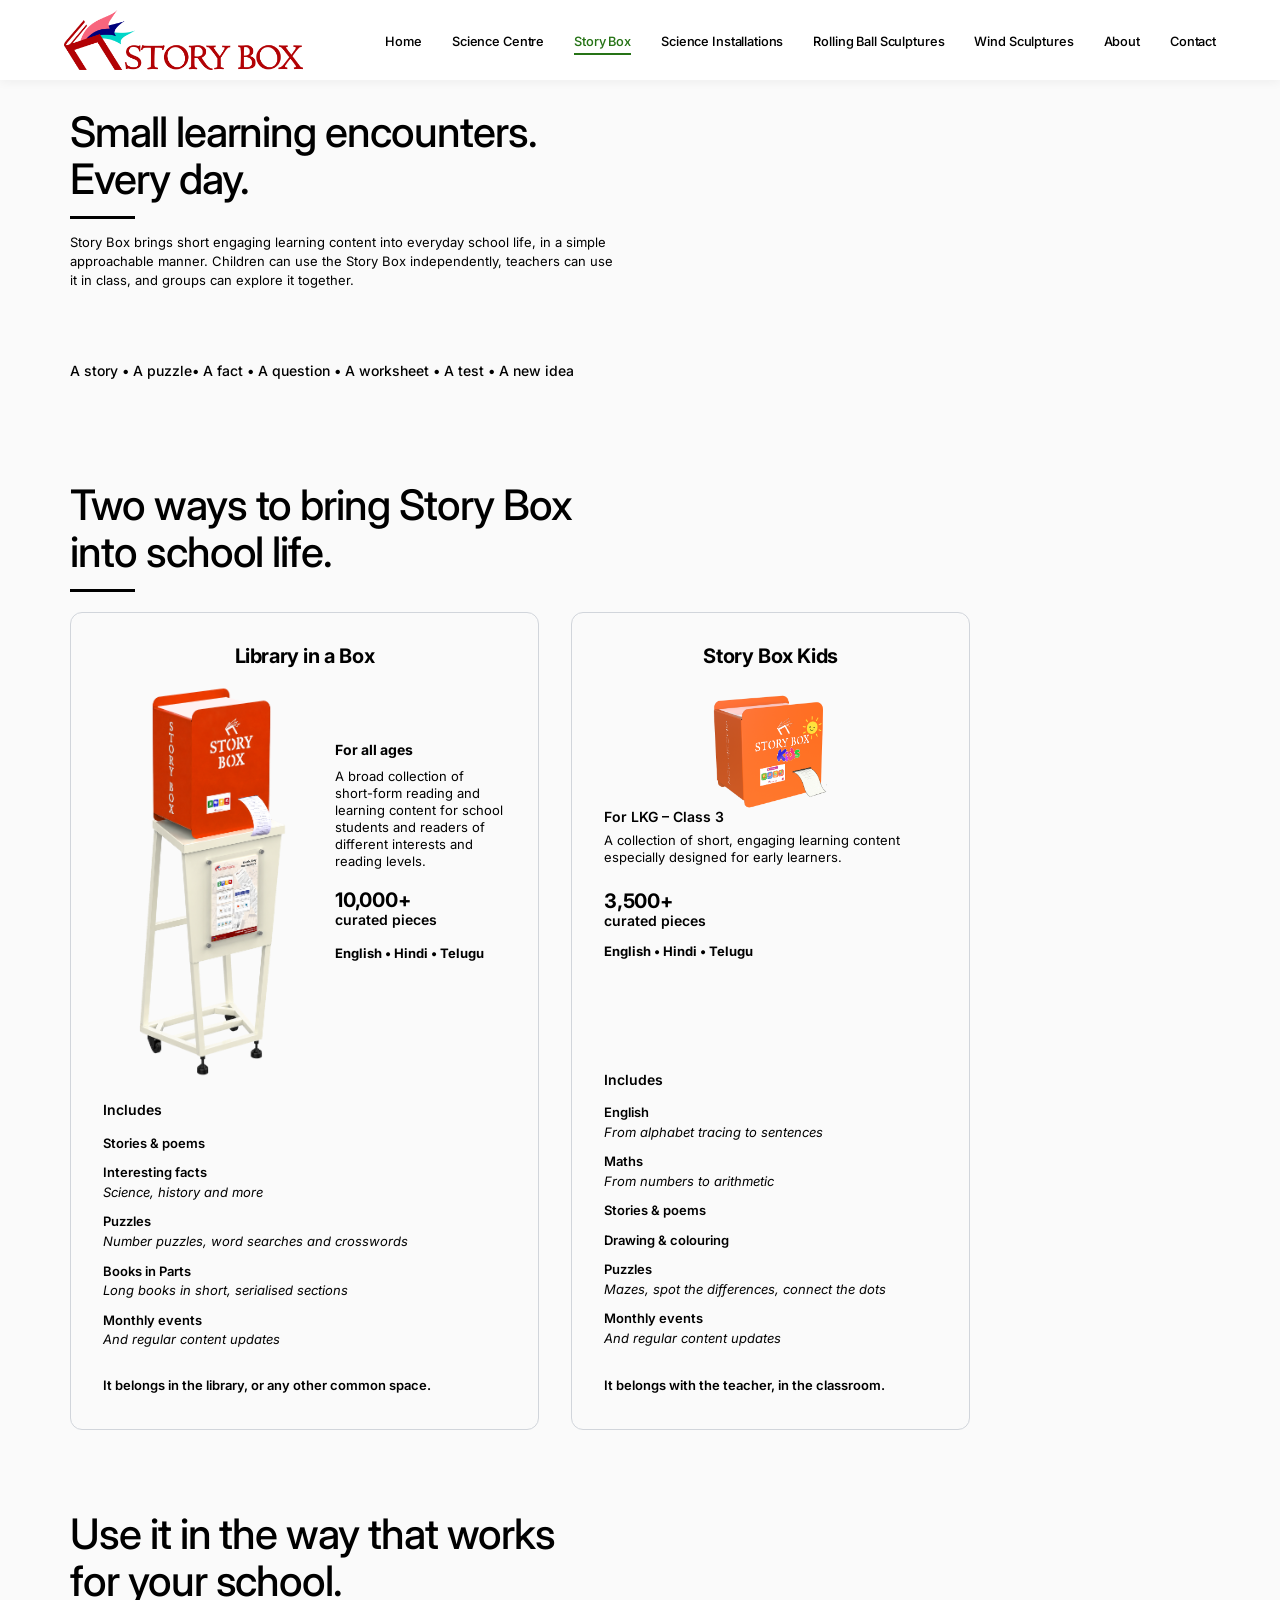
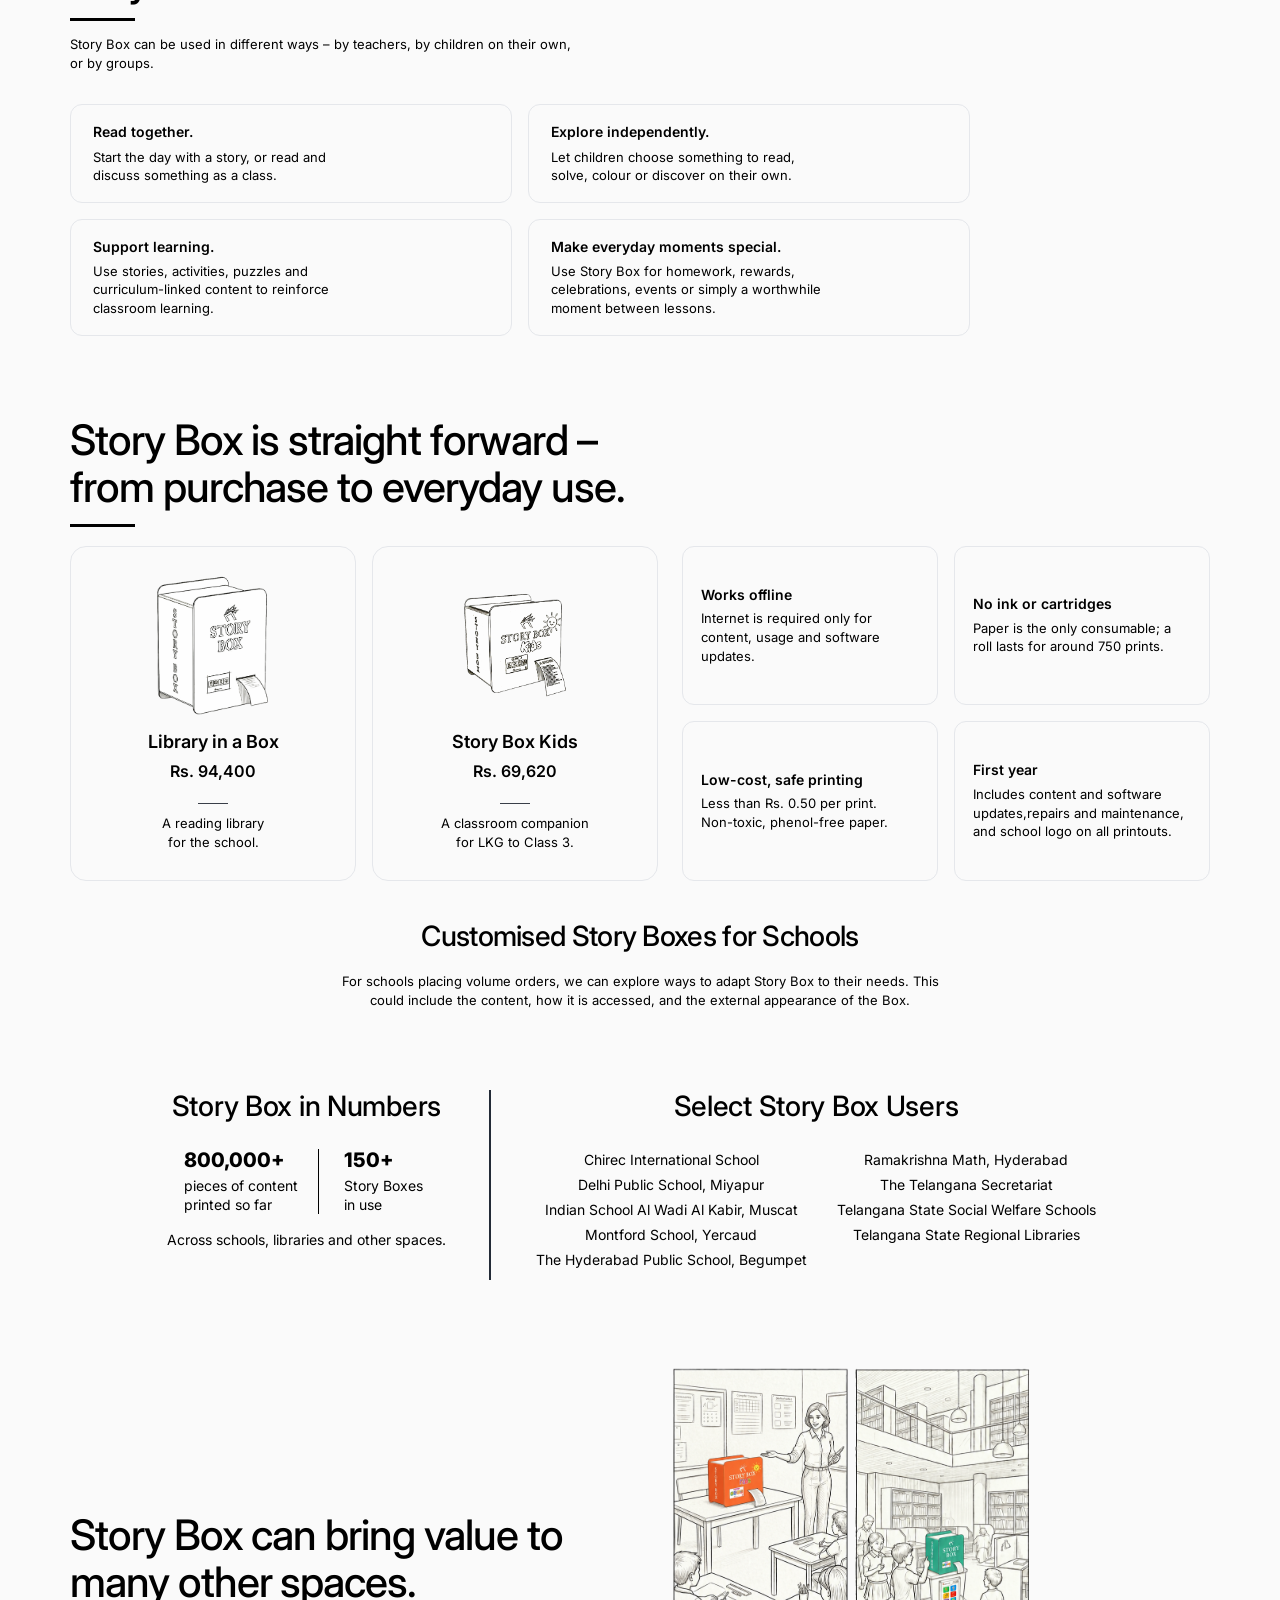
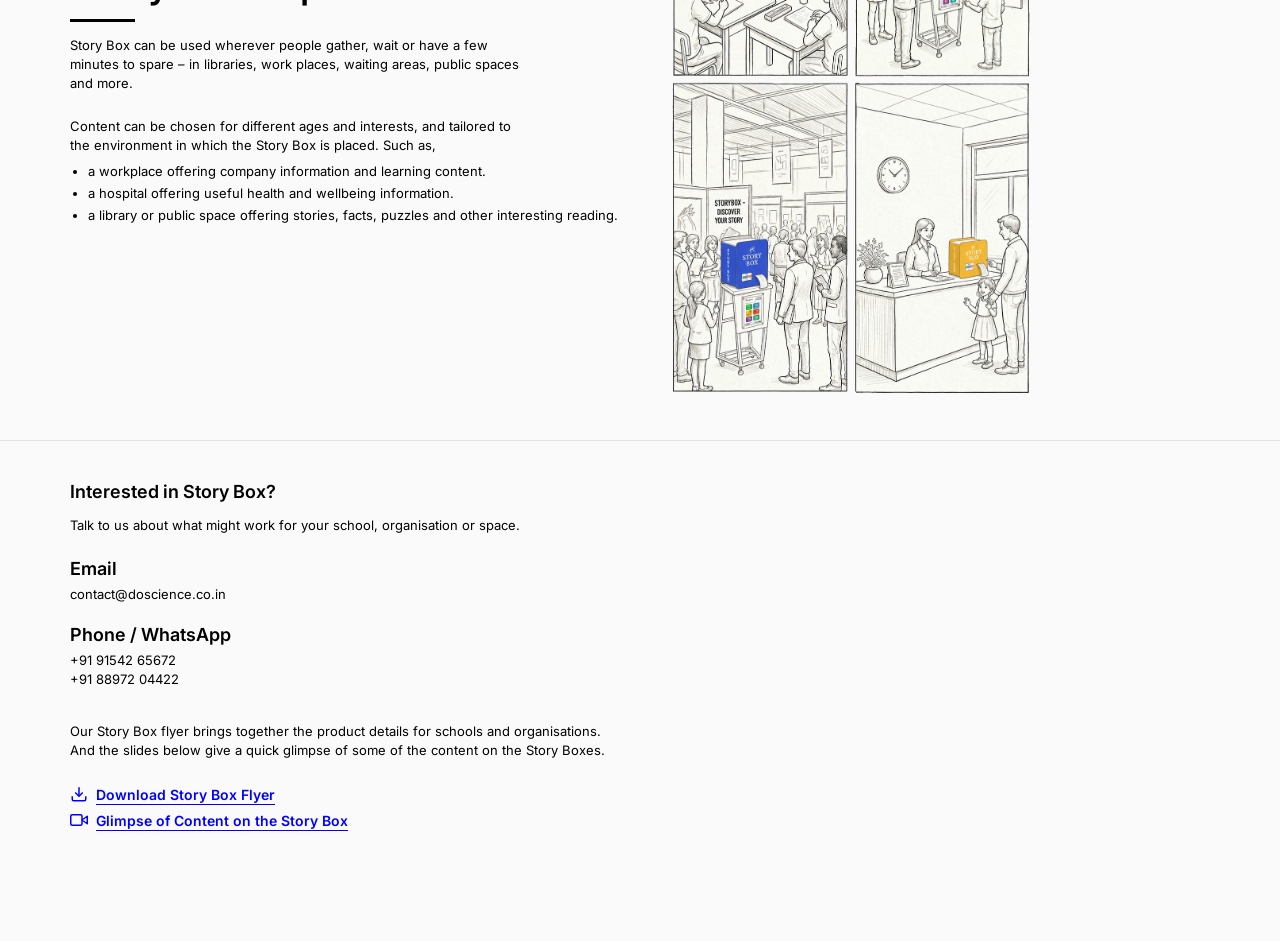
<file: story-box/index.html>
<!doctype html>
<html lang="en">

<head>
  <meta charset="UTF-8" />
  <meta name="viewport" content="width=device-width, initial-scale=1.0" />

  <title>DoScience</title>

  <link rel="stylesheet" href="style.css" />

  <link rel="preconnect" href="https://fonts.googleapis.com" />
  <link rel="preconnect" href="https://fonts.gstatic.com" crossorigin />

  <link href="https://fonts.googleapis.com/css2?family=Inter:wght@100..900&display=swap" rel="stylesheet" />
  <link rel="stylesheet" href="../components/navbar.css" />
</head>

<body>
  <main>
    <div id="navbar-container"></div>

    <!-- ================= HERO SECTION (SECTION 1) ================= -->
    <section class="hero-section" id="story-box" data-nav="#story-box">
      <div class="hero-content">
        <h1 class="header-resize-font">
          Small learning encounters.
          <div>Every day.</div>
        </h1>
        <div class="accent-line"></div>

        <p class="hero-description">
          Story Box brings short engaging learning content into everyday school
          life, in a simple approachable manner. Children can use the Story Box
          independently, teachers can use it in class, and groups can explore it
          together.
        </p>

        <div class="story-types">
          A story &bull;
          A puzzle&bull;
          A fact &bull;
          A question &bull;
          A worksheet &bull;
          A test &bull; A new idea
        </div>
      </div>

      <div class="hero-video-container">
        <video class="hero-video" autoplay muted loop playsinline>
          <source src="https://res.cloudinary.com/lc4jkoq3/video/upload/v1792351795/story-box.mp4" type="video/mp4" />
          Your browser does not support the video tag.
        </video>
      </div>
    </section>

    <!-- ================= SECOND SECTION ================= -->
    <section class="ways-section">
      <div class="section-heading">
        <h2 class="header-resize-font">
          Two ways to bring Story Box <br />
          into school life.
        </h2>
      </div>

      <div class="accent-line"></div>

      <div class="product-cards">
        <!-- CARD 1: LIBRARY IN A BOX -->
        <article class="product-card">
          <h3 class="card-title">Library in a Box</h3>

          <div class="product-image-container">
            <img src="../images/high res story box_1.png" alt="Library in a Box" class="product-image" />
          </div>

          <div class="card-top-info">
            <h4 class="card-subtitle muted-subtitle">For all ages</h4>
            <p class="card-lead">
              A broad collection of short-form reading and learning content for school
              students and readers of different interests and reading levels.
            </p>

            <div class="card-stat">
              <span class="stat-number">10,000+</span>
              <span class="stat-label">curated pieces</span>
            </div>

            <div class="card-languages">
              English &bull; Hindi &bull; Telugu
            </div>
          </div>

          <div class="card-includes">
            <h5 class="includes-title">Includes</h5>

            <div class="includes-item">
              <strong>Stories &amp; poems</strong>
            </div>

            <div class="includes-item">
              <strong>Interesting facts</strong>
              <p>Science, history and more</p>
            </div>

            <div class="includes-item">
              <strong>Puzzles</strong>
              <p>Number puzzles, word searches and crosswords</p>
            </div>

            <div class="includes-item">
              <strong>Books in Parts</strong>
              <p>Long books in short, serialised sections</p>
            </div>

            <div class="includes-item">
              <strong>Monthly events</strong>
              <p>And regular content updates</p>
            </div>
          </div>

          <div class="card-bottom">
            <span>It belongs in the library, or any other common space.</span>
          </div>
        </article>

        <!-- CARD 2: STORY BOX KIDS -->
        <article class="product-card">
          <h3 class="card-title">Story Box Kids</h3>

          <div class="product-image-container kids-image">
            <img src="assets/Small_SB.63 2 (1).png" alt="Story Box Kids" class="product-image" />
          </div>

          <div class="card-top-info">
            <h4 class="card-subtitle bold-subtitle">For LKG &ndash; Class 3</h4>
            <p class="card-lead">
              A collection of short, engaging learning content especially designed for
              early learners.
            </p>

            <div class="card-stat">
              <span class="stat-number">3,500+</span>
              <span class="stat-label">curated pieces</span>
            </div>

            <div class="card-languages">
              English &bull; Hindi &bull; Telugu
            </div>
          </div>
          <div class="card-includes">
            <h5 class="includes-title">Includes</h5>

            <div class="includes-item">
              <strong>English</strong>
              <p>From alphabet tracing to sentences</p>
            </div>

            <div class="includes-item">
              <strong>Maths</strong>
              <p>From numbers to arithmetic</p>
            </div>

            <div class="includes-item">
              <strong>Stories &amp; poems</strong>
            </div>

            <div class="includes-item">
              <strong>Drawing &amp; colouring</strong>
            </div>

            <div class="includes-item">
              <strong>Puzzles</strong>
              <p>Mazes, spot the differences, connect the dots</p>
            </div>

            <div class="includes-item">
              <strong>Monthly events</strong>
              <p>And regular content updates</p>
            </div>
          </div>

          <div class="card-bottom">
            <span>It belongs with the teacher, in the classroom.</span>
          </div>
        </article>
    </section>
    <!-- ================= SECTION 3 ================= -->
    <section id="story-box-3" class="sb-section sb-use-section" data-nav="#story-box">
      <div class="sb-inner">
        <h2 class="sb-heading sb-heading-3 header-resize-font">
          Use it in the way that works <br /> for
          your school.
        </h2>

        <div class="accent-line"></div>
        <p class="sb-intro sb-intro-3">
          Story Box can be used in different ways – by teachers, by children on
          their own, <br />or by groups.
        </p>

        <div class="sb-use-grid">
          <!-- READ TOGETHER -->
          <article class="sb-use-card">
            <div>
              <h3>Read together.</h3>
              <p>
                Start the day with a story, or read and <br />
                discuss something as a class.
              </p>
            </div>
          </article>

          <!-- EXPLORE INDEPENDENTLY -->
          <article class="sb-use-card">
            <div class="sb-icon-circle">
            </div>
            <div>
              <h3>Explore independently.</h3>
              <p>
                Let children choose something to read,<br />
                solve, colour or discover on their own.
              </p>
            </div>
          </article>

          <!-- SUPPORT LEARNING -->
          <article class="sb-use-card">
            <div class="sb-icon-circle">
            </div>
            <div>
              <h3>Support learning.</h3>
              <p>
                Use stories, activities, puzzles and <br />
                curriculum-linked content to reinforce <br />
                classroom learning. </p>
            </div>
          </article>

          <!-- MAKE EVERYDAY MOMENTS SPECIAL -->
          <article class="sb-use-card">
            <div class="sb-icon-circle">
            </div>
            <div>
              <h3>Make everyday moments special.</h3>
              <p>
                Use Story Box for homework, rewards,<br />
                celebrations, events or simply a worthwhile<br />
                moment between lessons.
              </p>
            </div>
          </article>
        </div>
      </div>
    </section>

    <!-- ================= SECTION 4 ================= -->
    <section id="story-box-4" class="sb-section sb-own-section" data-nav="#story-box">
      <div class="sb-inner">
        <h2 class="sb-heading sb-heading-4 header-resize-font">
          Story Box is straight forward – <br />
          from purchase to everyday use. </h2>

        <div class="accent-line"></div>

        <div class="sb-own-grid">
          <!-- LEFT CARD -->
          <article class="sb-info-panel">
            <div class="sb-option">
              <div class="sb-option-image">
                <img src="assets/SB-regular (1).png" alt="Library in a Box" />
              </div>
              <div class="sb-option-copy">
                <h4>Library in a Box</h4>
                <div class="sb-price">Rs. 94,400</div>
                <div class="sb-mini-line"></div>
                <p>A reading library <br />
                  for the school.</p>
              </div>
            </div>

            <div class="sb-panel-divider"></div>

            <div class="sb-option">
              <div class="sb-option-image sb-kids-crop">
                <img src="assets/SB-small (1).png" alt="Story Box Kids" />
              </div>
              <div class="sb-option-copy">
                <h4>Story Box Kids</h4>
                <div class="sb-price">Rs. 69,620</div>
                <div class="sb-mini-line"></div>
                <p>A classroom companion <br />
                  for LKG to Class 3.</p>
              </div>
            </div>
          </article>

          <!-- RIGHT CARDS -->
          <div class="sb-four-cards-grid">
            <!-- Card 1 -->
            <article class="sb-info-card">
              <h4>Works offline</h4>
              <p>Internet is required only for content, usage and software updates.</p>
            </article>

            <!-- Card 2 -->
            <article class="sb-info-card">
              <h4>No ink or cartridges</h4>
              <p>Paper is the only consumable; a roll lasts for around 750 prints.</p>
            </article>

            <!-- Card 3 -->
            <article class="sb-info-card">
              <h4>Low-cost, safe printing</h4>
              <p>Less than Rs. 0.50 per print. <br />Non-toxic, phenol-free paper.</p>
            </article>

            <!-- Card 4 -->
            <article class="sb-info-card">
              <h4>First year</h4>
              <p>Includes content and software updates,repairs and maintenance,
                and school logo on all printouts.</p>
            </article>
          </div>
        </div>

        <div class="full-width-banner">
          <div class="banner-content">
            <h3 class="heading-secondary" style="text-align: center; justify-content: center; font-size:28px">
              Customised Story Boxes for Schools
            </h3>
            <p style="
      font-size:13px;
      line-height: 1.45;
      color:black;
      text-align: center;
      justify-content: center;
      margin-top: 20px;
      max-width: 720px;
      display: block;
      margin-left: auto;
      margin-right: auto;">
              For schools placing volume orders, we can explore ways to adapt Story Box to their needs. This could
              include the content, how it is accessed, and the external appearance of the Box.

            </p>
          </div>
        </div>
      </div>
    </section>

    <!-- ================= SECTION 4.5: SELECT STORY BOX USERS ================= -->
    <section id="story-box-users" class="sb-section sb-users-section" data-nav="#story-box">
      <div class="sb-inner">
        <div class="sb-users-container">
          <!-- STATS GROUP (Left side) -->
          <div class="sb-users-left-group">
            <h2 class="sb-users-heading">Story Box in Numbers</h2>
            <div class="sb-user-stat-item">
              <span class="stat-number">800,000+</span>
              <span class="sb-user-stat-label">pieces of content<br />printed so far</span>
            </div>

            <div class="sb-users-divider mini-divider"></div>

            <div class="sb-user-stat-item">
              <span class="stat-number">150+</span>
              <span class="sb-user-stat-label">Story Boxes<br />in use</span>
            </div>
            <div>
              <p>Across schools, libraries and other spaces.</p>
            </div>
          </div>

          <div class="sb-users-divider main-divider"></div>

          <!-- RIGHT PANEL (Heading + Users List) -->
          <div class="sb-users-right-panel">
            <h2 class="sb-users-heading">Select Story Box Users</h2>

            <div class="sb-users-list-grid">
              <div class="sb-users-col">
                <p>Chirec International School</p>
                <p>Delhi Public School, Miyapur</p>
                <p>Indian School Al Wadi Al Kabir, Muscat</p>
                <p>Montford School, Yercaud</p>
                <p>The Hyderabad Public School, Begumpet</p>
              </div>
              <div class="sb-users-col">
                <p>Ramakrishna Math, Hyderabad</p>
                <p>The Telangana Secretariat</p>
                <p>Telangana State Social Welfare Schools</p>
                <p>Telangana State Regional Libraries</p>
              </div>
            </div>
          </div>
        </div>
      </div>
    </section>
    <!-- ================= SECTION 5 ================= -->
    <section id="story-box-5" class="sb-section sb-beyond-section" data-nav="#story-box">
      <div class="sb-beyond-inner">
        <div class="sb-beyond-copy">
          <h2 class="sb-heading sb-heading-5 header-resize-font">
            Story Box can bring value to <br />
            many other spaces.
          </h2>

          <div class="accent-line"></div>

          <p class="sb-intro sb-intro-5">
            Story Box can be used wherever people gather, wait or have a few <br />
            minutes to spare – in libraries, work places, waiting areas, public spaces <br />
            and more.
          </p>

          <p class="sb-intro sb-intro-5">
            Content can be chosen for different ages and interests, and tailored to <br />
            the environment in which the Story Box is placed. Such as,
          </p>

          <ul class="sb-intro sb-intro-5">
            <li>a workplace offering company information and learning content.</li>
            <li>a hospital offering useful health and wellbeing information.</li>
            <li>
              a library or public space offering stories, facts, puzzles and other
              interesting reading.
            </li>
          </ul>
        </div>

        <div class="sb-beyond-image">
          <img src="assets/Collage (1).png" alt="Story Box placed on a table with printed activity sheets" />
        </div>
      </div>
    </section>

    <!-- ================= SECTION 6: CONTACT ================= -->
    <section id="story-box-6" class="contact-section" data-nav="#story-box">
      <div class="container">
        <div class="contact-block">
          <h3>Interested in Story Box?</h3>
          <p>
            Talk to us about what might work for your school, organisation or space.
          </p>

          <!-- Contact Details -->
          <div class="contact-details">
            <div class="contact-group">
              <div class="contact-label">Email</div>
              <div class="contact-info">
                <a href="mailto:contact@doscience.co.in">contact@doscience.co.in</a>
              </div>
            </div>
            <div class="contact-group">
              <div class="contact-label">Phone / WhatsApp</div>
              <div class="contact-info">
                <a href="tel:+919154265672">+91 91542 65672</a><br />
                <a href="tel:+918897204422">+91 88972 04422</a>
              </div>
            </div>
          </div>

          <!-- Catalogue Block -->
          <div class="catalogue-block">
            <p>
              Our Story Box flyer brings together the product details for schools and
              organisations.<br />And the slides below give a quick glimpse of some of the content on the Story Boxes.
            </p>
            <a href="./assets/26-09-Story-Box-Flyer.pdf" class="download-link" download>
              <svg width="18" height="18" viewBox="0 0 24 24" fill="none" stroke="currentColor" stroke-width="2">
                <path d="M21 15v4a2 2 0 0 1-2 2H5a2 2 0 0 1-2-2v-4"></path>
                <polyline points="7 10 12 15 17 10"></polyline>
                <line x1="12" y1="15" x2="12" y2="3"></line>
              </svg>
              Download Story Box Flyer
            </a>
              <a href="https://www.youtube.com/watch?v=qugDCmTZvE8" class="download-link"
                style="margin-top: 5px; padding-bottom: 50px;">
                <svg width="18" height="18" viewBox="0 0 24 24" fill="none" stroke="currentColor" stroke-width="2"
                  stroke-linecap="round" stroke-linejoin="round">
                  <polygon points="23 7 16 12 23 17 23 7"></polygon>
                  <rect x="1" y="5" width="15" height="14" rx="2" ry="2"></rect>
                </svg>
                Glimpse of Content on the Story Box
              </a>
          </div>
        </div>
      </div>
    </section>
  </main>

  <script src="../components/navbar.js"></script>
  <script src="../js/navigation.js"></script>
  <script src="script.js"></script>
  <link rel="stylesheet" href="../components/preloader.css">
  <script src="../components/preloader.css"></script>
</body>

</html>
</file>
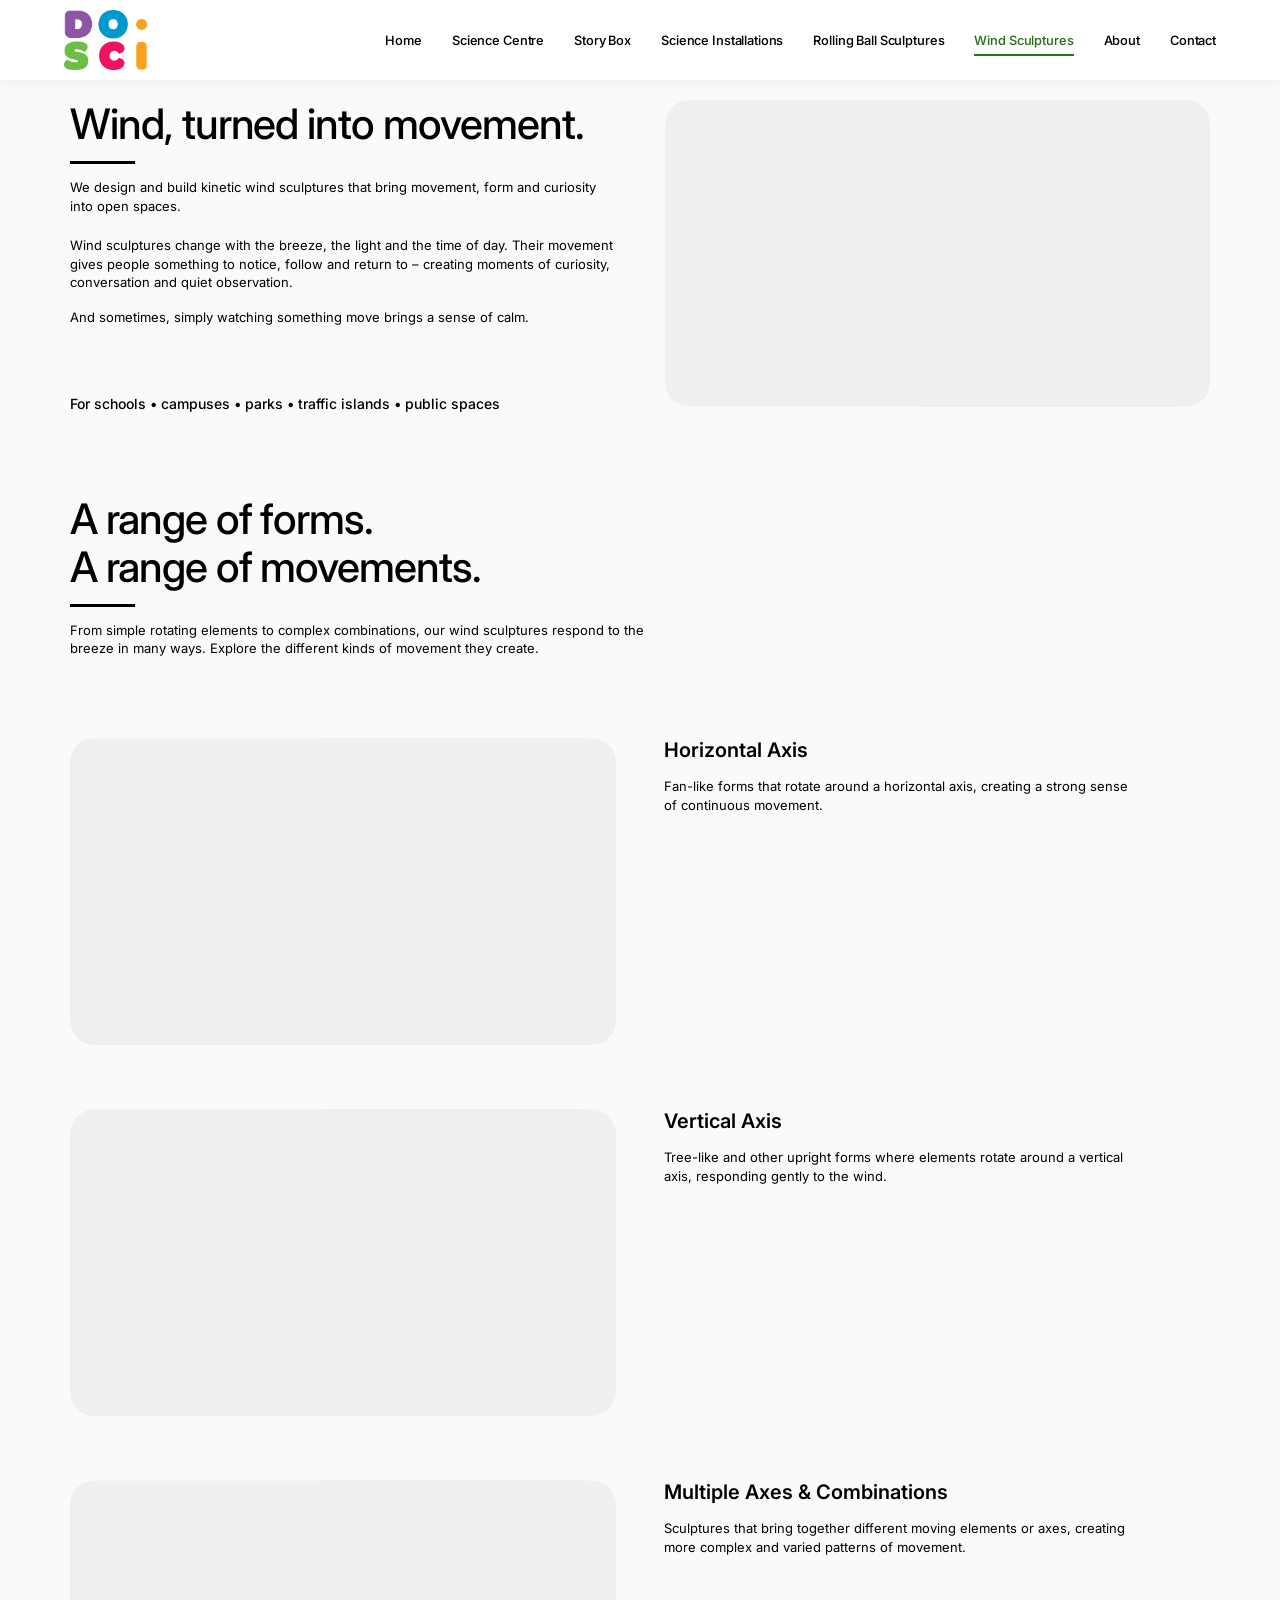
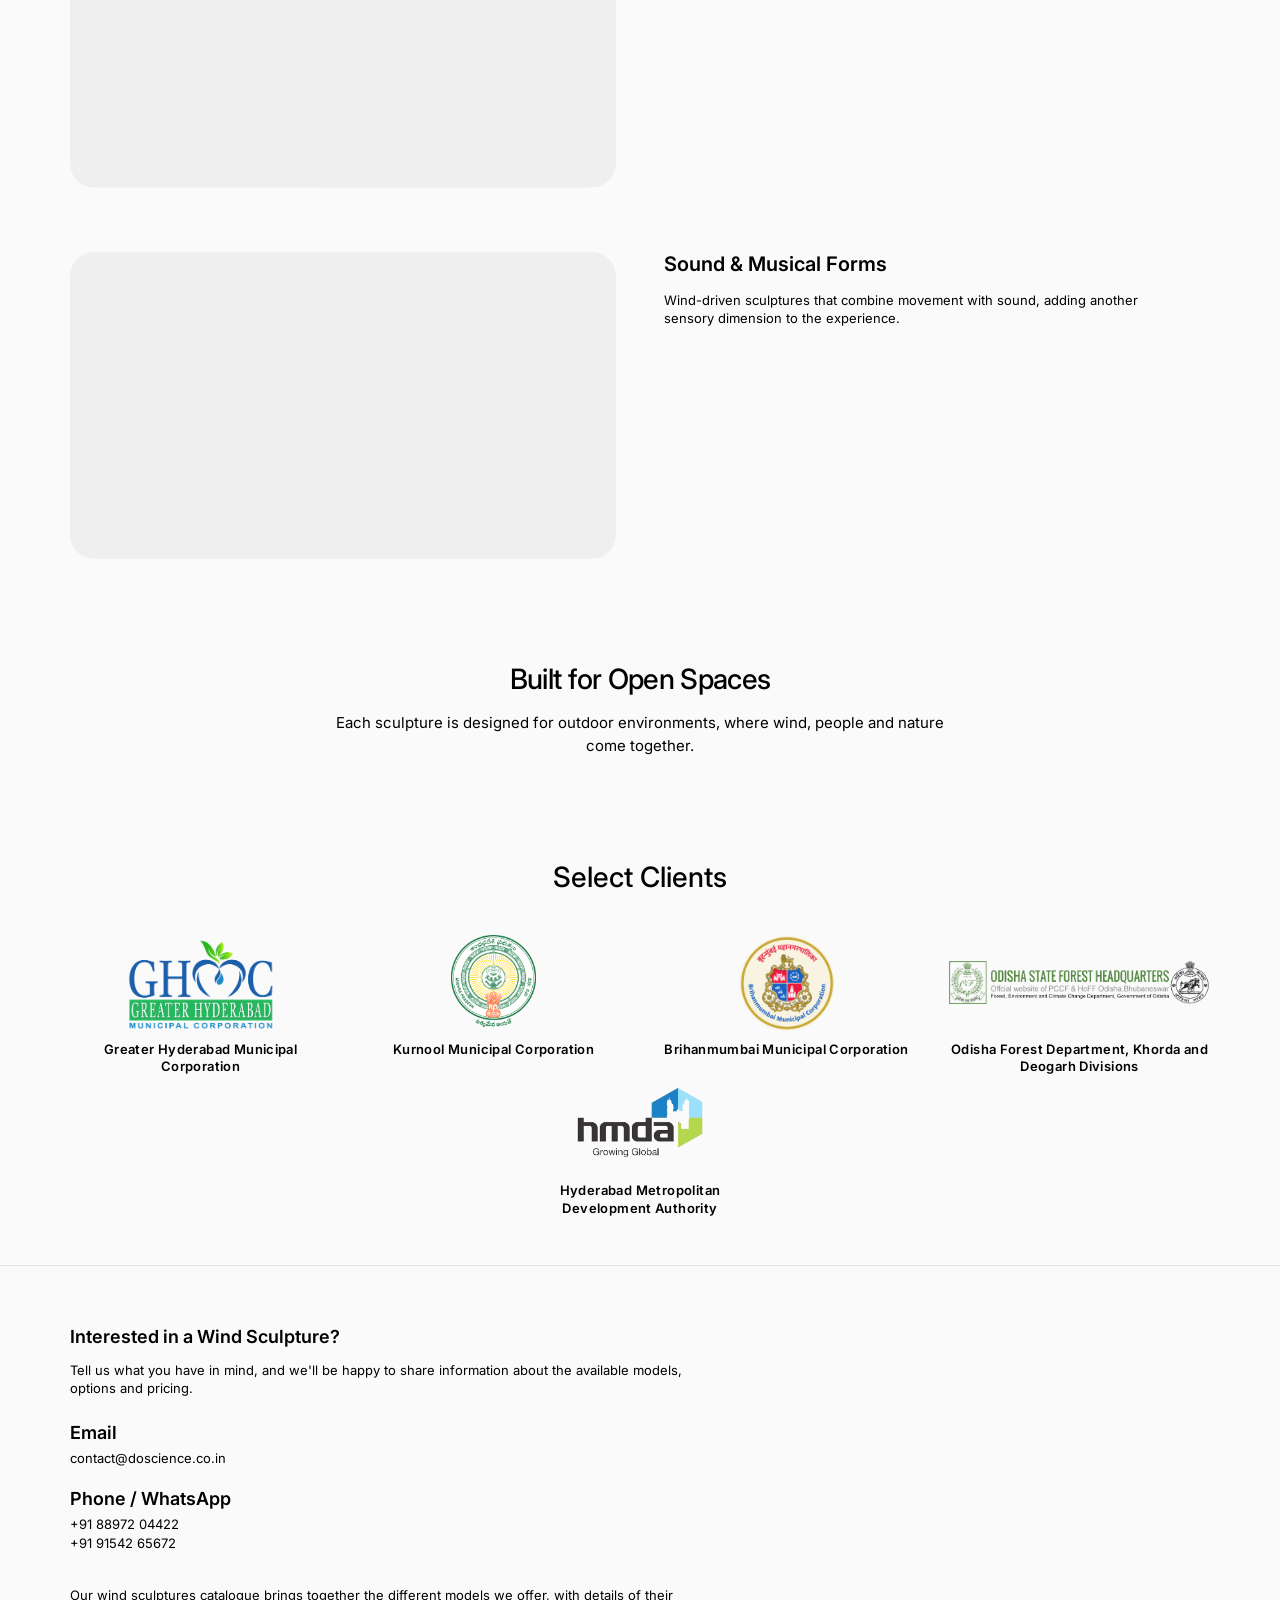
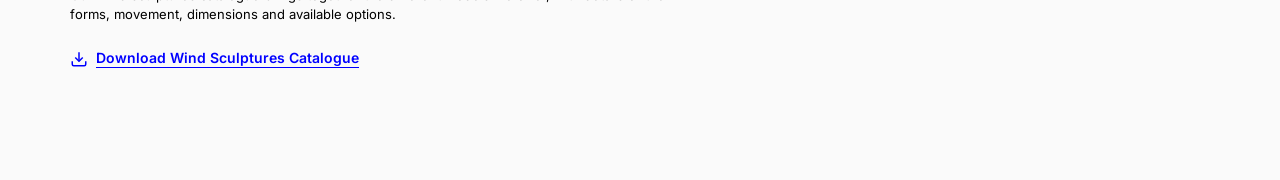
<file: wind-sculptures/index.html>
<!DOCTYPE html>
<html lang="en">

<head>
    <meta charset="UTF-8" />
    <meta name="viewport" content="width=device-width, initial-scale=1.0" />
    <title>DoScience</title>
    <link rel="preconnect" href="https://fonts.googleapis.com">
    <link rel="preconnect" href="https://fonts.gstatic.com" crossorigin>

    <link href="https://fonts.googleapis.com/css2?family=Inter:wght@100..900&display=swap" rel="stylesheet">
    <link rel="stylesheet" href="styles.css">
    <link rel="stylesheet" href="../components/navbar.css">
</head>

<body>
    <div id="navbar-container"></div>
    <main>
        <!-- SECTION 1: HERO & INTRO -->
        <section id="section-1" class="hero-section">
            <div class="container">
                <div class="hero-wrapper">
                    <div class="hero-content">
                        <h1 class="hero-title">Wind, turned into movement.</h1>

                        <div class="accent-line"></div>

                        <p class="body-lead">
                            We design and build kinetic wind sculptures that bring movement, form and curiosity into
                            open
                            spaces.
                        </p>

                        <div class="body-lead">
                            <p>
                                Wind sculptures change with the breeze, the light and the time of day. Their movement
                                gives
                                people something to notice, follow and return to &ndash; creating moments of curiosity,
                                conversation and quiet observation.
                            </p>
                            <p>
                                And sometimes, simply watching something move brings a sense of calm.
                            </p>
                        </div>

                        <p class="target-locations">
                            For schools &bull; campuses &bull; parks &bull;
                            traffic islands &bull; public spaces
                        </p>
                    </div>

                    <div class="hero-bg-full">
                        <video autoplay muted loop playsinline preload="auto">
                            <source
                                src="https://res.cloudinary.com/lc4jkoq3/video/upload/v1791883563/ez14ea2p8hiuomice6uw.mp4"
                                type="video/mp4" />
                            Your browser does not support the video tag.
                        </video>
                    </div>
                </div>
            </div>
        </section>
        <!-- SECTION 2: CATEGORIES RANGE -->
        <section class="categories-section">
            <div class="container">
                <div class="section-header-block">
                    <h2 class="hero-title">A range of forms.<br>A range of movements.</h2>
                    <div class="accent-line"></div>
                    <p class="body-lead">
                        From simple rotating elements to complex combinations, our wind sculptures respond to the breeze
                        in many ways. Explore the different kinds of movement they create.
                    </p>
                </div>

                <div class="category-list">
                    <!-- Row 1 -->
                    <div class="category-row">
                        <div class="category-image-wrap">
                            <video autoplay muted loop playsinline preload="auto">
                                <source
                                    src="https://res.cloudinary.com/lc4jkoq3/video/upload/v1791883245/cqxzwj8jvsgvidacpxgj.mp4"
                                    type="video/mp4" />
                                Your browser does not support the video tag.
                            </video>

                        </div>
                        <div class="category-info">
                            <h3 class="category-title">Horizontal Axis</h3>
                            <p class="category-desc">
                                Fan-like forms that rotate around a horizontal axis, creating a strong sense of
                                continuous movement.
                            </p>
                        </div>
                    </div>

                    <!-- Row 2 -->
                    <div class="category-row">
                        <div class="category-image-wrap">
                            <video autoplay muted loop playsinline preload="auto">
                                <source
                                    src="https://res.cloudinary.com/lc4jkoq3/video/upload/v1792736720/WindSculptures_Verticals_Axis.mp4"
                                    type="video/mp4" />
                                Your browser does not support the video tag.
                            </video>
                        </div>
                        <div class="category-info">
                            <h3 class="category-title">Vertical Axis</h3>
                            <p class="category-desc">
                                Tree-like and other upright forms where elements rotate around a vertical axis,
                                responding gently to the wind.
                            </p>
                        </div>
                    </div>

                    <!-- Row 3 -->
                    <div class="category-row">
                        <div class="category-image-wrap">
                            <video autoplay muted loop playsinline preload="auto">
                                <source
                                    src="https://res.cloudinary.com/lc4jkoq3/video/upload/v1791876312/rreca7asqx7x56szjodx.mp4"
                                    type="video/mp4" />
                                Your browser does not support the video tag.
                            </video>
                        </div>
                        <div class="category-info">
                            <h3 class="category-title">Multiple Axes &amp; Combinations</h3>
                            <p class="category-desc">
                                Sculptures that bring together different moving elements or axes, creating more complex
                                and varied patterns of movement.
                            </p>
                        </div>
                    </div>

                    <!-- Row 4 -->
                    <!-- Row 4 -->
                    <div class="category-row">
                        <div class="category-image-wrap">
                            <video autoplay muted loop playsinline preload="auto">
                                <source
                                    src="https://res.cloudinary.com/lc4jkoq3/video/upload/v1792739363/Chimes_Finalised.mp4"
                                    type="video/mp4" />
                                Your browser does not support the video tag.
                            </video>
                        </div>
                        <div class="category-info">
                            <h3 class="category-title">Sound &amp; Musical Forms</h3>
                            <p class="category-desc">
                                Wind-driven sculptures that combine movement with sound, adding another sensory
                                dimension to the experience.
                            </p>
                        </div>
                    </div>

                    <div class="banner-box text-center">
                        <h1>Built for Open Spaces</h1>
                        <p class="body-lead">Each sculpture is designed for outdoor environments, where wind, people and
                            nature come together.</p>
                    </div>
                </div>
        </section>

        <!-- SECTION 3: SELECT CLIENTS -->
        <section class="clients-section">
            <div class="container">
                <div class="clients-block">
                    <span class="section-label">Select Clients</span>
                    <div class="clients-grid">
                        <div class="client-card">
                            <div class="client-logo-box">
                                <img src="assets/logos/GHMCNewLogo.png" alt="GHMC Logo" class="client-logo-img" />
                            </div>
                            <span class="client-name">Greater Hyderabad Municipal<br>Corporation</span>
                        </div>

                        <div class="client-card">
                            <div class="client-logo-box">
                                <img src="assets/logos/Kurnool_Logo.png" alt="Kurnool Municipal Corporation Logo"
                                    class="client-logo-img" />
                            </div>
                            <span class="client-name">Kurnool Municipal Corporation</span>
                        </div>

                        <div class="client-card">
                            <div class="client-logo-box">
                                <img src="assets/logos/Brihanmumbai_Municipal_Corporation_Logo.png"
                                    alt="Brihanmumbai Municipal Corporation Logo" class="client-logo-img" />
                            </div>
                            <span class="client-name">Brihanmumbai Municipal Corporation</span>
                        </div>

                        <div class="client-card">
                            <div class="client-logo-box">
                                <img src="assets/logos/Odissa_ForestDept_HQ_Logo.png"
                                    alt="Odisha Forest Department Logo" class="client-logo-img" />
                            </div>
                            <span class="client-name">Odisha Forest Department, Khorda and Deogarh Divisions</span>
                        </div>
                    </div>
                    <div class="client-card" style="align-items: center; justify-content: center;">
                        <div class="client-logo-box">
                            <img src="assets/logos/hmdaLogo.png" alt="HMDA Logo" class="client-logo-img"
                                style="max-height: 130px; align-items: center; justify-content: center;" />
                        </div>
                        <span class="client-name">Hyderabad Metropolitan<br> Development Authority</span>
                    </div>
                </div>
            </div>
        </section>

        <!-- SECTION 4: CONTACT & CATALOGUE BLOCK -->
        <section class="contact-section">
            <div class="container">
                <div class="contact-block">
                    <h3>Interested in a Wind Sculpture?</h3>
                    <p>
                        Tell us what you have in mind, and we'll be happy to share information about the available
                        models, options and pricing.
                    </p>

                    <!-- Contact Details -->
                    <div class="contact-details">
                        <div class="contact-group">
                            <div class="contact-label">Email</div>
                            <div class="contact-info">
                                <a href="mailto:contact@doscience.co.in">contact@doscience.co.in</a>
                            </div>
                        </div>
                        <div class="contact-group">
                            <div class="contact-label">Phone / WhatsApp</div>
                            <div class="contact-info">
                                <a href="tel:+918897204422">+91 88972 04422</a><br>
                                <a href="tel:+919154265672">+91 91542 65672</a>
                            </div>
                        </div>
                    </div>

                    <!-- Catalogue Block -->
                    <div class="catalogue-block">
                        <p>
                            Our wind sculptures catalogue brings together the different models we offer, with details of
                            their forms, movement, dimensions and available options.
                        </p>
                        <a href="../science-installations/assets/26-10-DoScience-Installations-Catalogue.pdf"
                            class="download-link" download style="padding-bottom: 30px;">
                            <svg width="18" height="18" viewBox="0 0 24 24" fill="none" stroke="currentColor"
                                stroke-width="2">
                                <path d="M21 15v4a2 2 0 0 1-2 2H5a2 2 0 0 1-2-2v-4"></path>
                                <polyline points="7 10 12 15 17 10"></polyline>
                                <line x1="12" y1="15" x2="12" y2="3"></line>
                            </svg>
                            Download Wind Sculptures Catalogue
                        </a>
                    </div>
                </div>
            </div>
        </section>
    </main>
    <script src="../js/navigation.js"></script>
    <script src="../components/navbar.js"></script>
    <link rel="stylesheet" href="../components/preloader.css"> <!-- Use "../components/preloader.css" in subfolders -->
    <!-- and just before closing body tag -->
    <script src="../components/preloader.js"></script> <!-- Use "../components/preloader.js" in subfolders -->
</body>

</html>
</file>
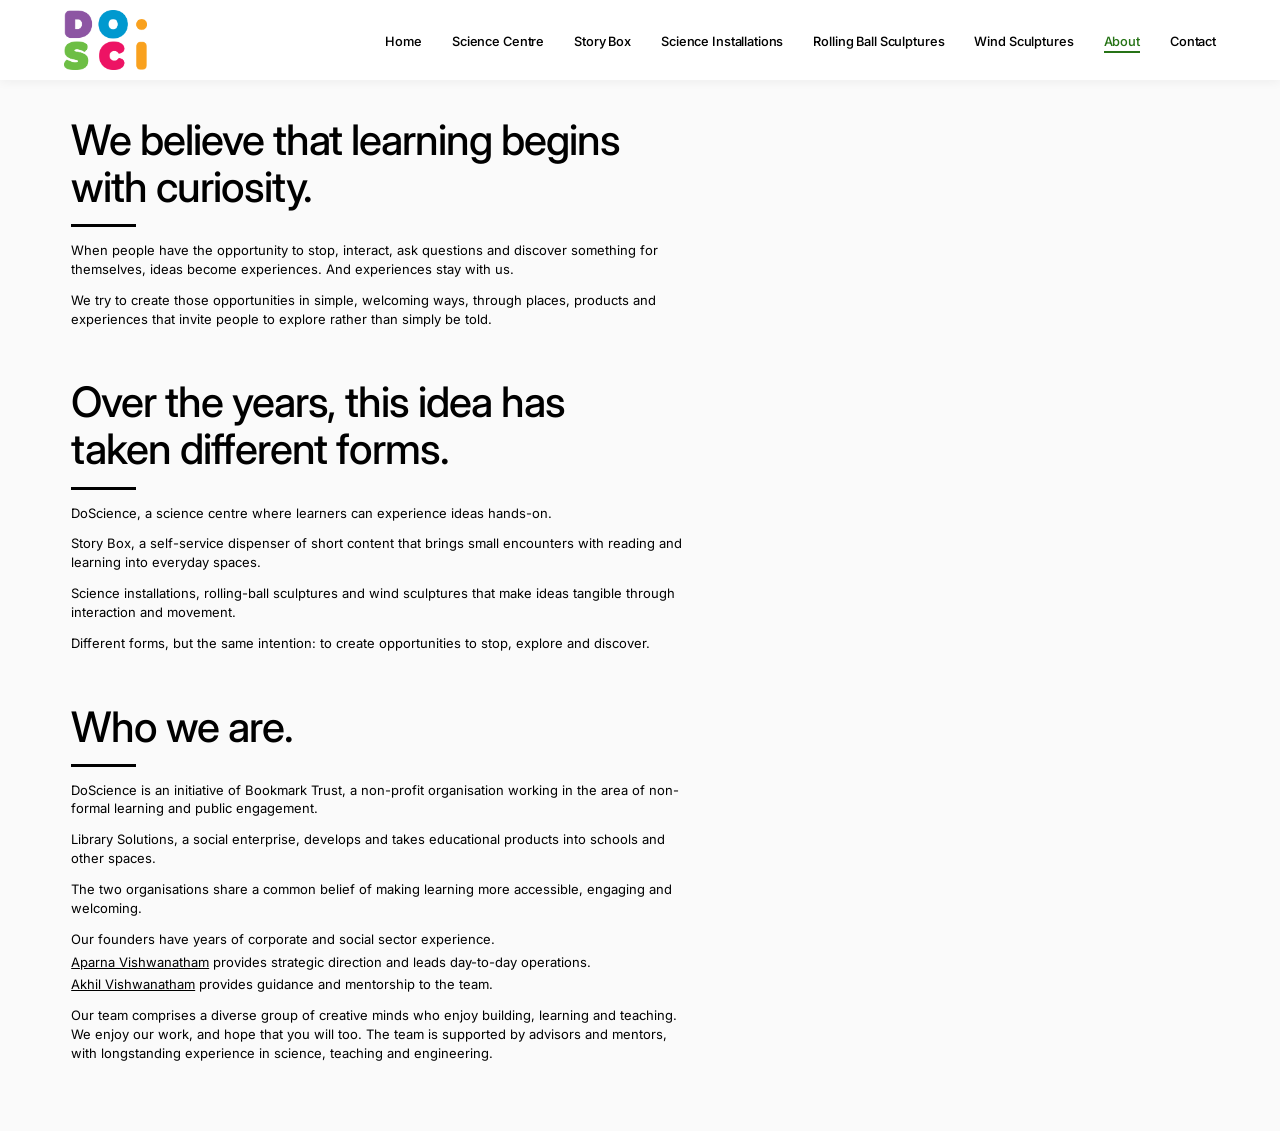
<file: aboutus.html>
<!DOCTYPE html>
<html lang="en">

<head>
    <meta charset="UTF-8">
    <meta name="viewport" content="width=device-width, initial-scale=1.0">
    <link rel="stylesheet" href="css/about.css">
    <link rel="stylesheet" href="components/navbar.css">
    <link href="https://fonts.googleapis.com/css2?family=Inter:wght@100..900&display=swap" rel="stylesheet">
    <title>DoScience</title>
</head>

<body>
    <div id="navbar-container"></div>
    <section id="about" class="page">
        <div class="about-container">

            <div class="about-section">
                <h2>We believe that learning begins <span class="desktop-break">with curiosity.</span></h2>
                <div class="home-divider"></div>

                <div class="about-content">
                    <div class="about-item">
                        <p>When people have the opportunity to stop, interact, ask questions and discover something for
                            themselves, ideas become experiences. And experiences stay with us.</p>
                    </div>
                    <div class="about-item">
                        <p>We try to create those opportunities in simple, welcoming ways, through places, products and
                            experiences that invite people to explore rather than simply be told.</p>
                    </div>
                </div>
            </div>

            <div class="about-section">
                <h2>Over the years, this idea has <span class="desktop-break">taken different forms.</span></h2>
                <div class="home-divider"></div>

                <div class="about-content">
                    <div class="about-item">
                        <p>DoScience, a science centre where learners can experience ideas hands-on.</p>
                    </div>
                    <div class="about-item">
                        <p>Story Box, a self-service dispenser of short content that brings small encounters with
                            reading and learning into everyday spaces.</p>
                    </div>
                    <div class="about-item">
                        <p>Science installations, rolling-ball sculptures and wind sculptures that make ideas tangible
                            through interaction and movement.</p>
                    </div>
                    <div class="about-item last">
                        <p>Different forms, but the same intention: to create opportunities to stop, explore and
                            discover.</p>
                    </div>
                </div>
            </div>

            <div class="about-section">
                <h2>Who we are.</h2>
                <div class="home-divider"></div>

                <div class="about-content">
                    <div class="about-item">
                        <p>DoScience is an initiative of Bookmark Trust, a non-profit organisation working in the area
                            of non-formal learning and public engagement.</p>
                    </div>
                    <div class="about-item">
                        <p>Library Solutions, a social enterprise, develops and takes educational products into schools
                            and other spaces.</p>
                    </div>
                    <div class="about-item">
                        <p>The two organisations share a common belief of making learning more accessible, engaging and
                            welcoming.</p>
                    </div>
                    <div class="about-item">
                        <p>Our founders have years of corporate and social sector experience.</p>
                        <p><a href="https://in.linkedin.com/in/avishwanatham" target="_blank" rel="noopener noreferrer"
                                class="founder-link"><span style="text-decoration: underline;">Aparna
                                    Vishwanatham</span></a> provides strategic direction and leads day-to-day
                            operations.</p>
                        <p><a href="https://in.linkedin.com/in/akhilvis" target="_blank" rel="noopener noreferrer"
                                class="founder-link"><span style="text-decoration: underline;">Akhil
                                    Vishwanatham</span></a> provides guidance and mentorship to the team.</p>
                    </div>
                    <div class="about-item">
                        <p>Our team comprises a diverse group of creative minds who enjoy building, learning and
                            teaching. We enjoy our work, and hope that you will too. The team is supported by advisors
                            and mentors, with longstanding experience in science, teaching and engineering.</p>
                    </div>
                </div>
            </div>

        </div>
    </section>
    <script src="components/navbar.js"></script>
    <script src="js/navigation.js"></script>
    <link rel="stylesheet" href="components/preloader.css"> <!-- Use "../components/preloader.css" in subfolders -->
    <!-- and just before closing body tag -->
    <script src="components/preloader.js"></script> <!-- Use "../components/preloader.js" in subfolders -->
</body>

</html>
</file>
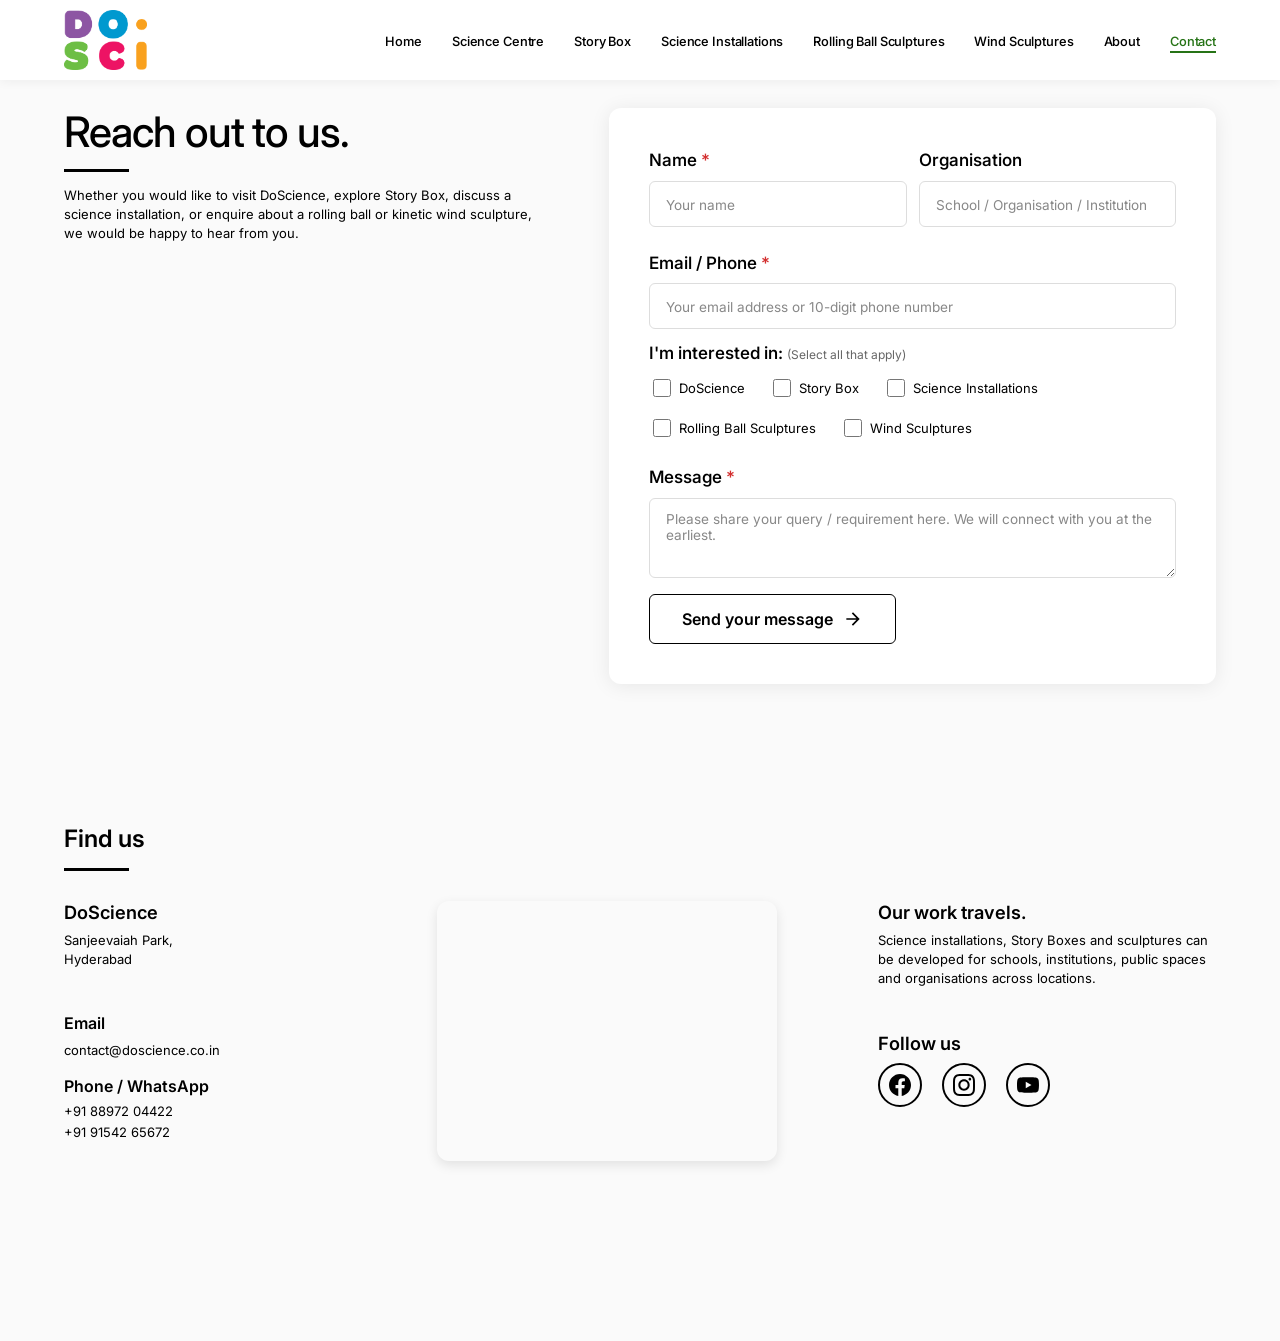
<file: contactUs.html>
<!DOCTYPE html>
<html lang="en">

<head>
    <meta charset="UTF-8">
    <meta name="viewport" content="width=device-width, initial-scale=1.0">

    <title>DoScience</title>
    <link rel="stylesheet" href="css/contact.css">
    <link rel="stylesheet" href="components/navbar.css">
    <link href="https://fonts.googleapis.com/css2?family=Inter:wght@100..900&display=swap" rel="stylesheet">
</head>

<body>
    <div id="navbar-container"></div>
    <section id="contact" class="page">
        <div class="contact-container">
            <!-- Main Contact Section -->
            <div class="contact-main">
                <div class="contact-intro">
                    <h1>Reach out to us.</h1>
                    <div class="divider"></div>
                    <p>Whether you would like to visit DoScience, explore Story Box, discuss a science installation, or
                        enquire about a rolling ball or kinetic wind sculpture, we would be happy to hear from you.</p>
                </div>

                <form class="contact-form" id="contactForm" novalidate>
                    <div class="form-row">
                        <div class="form-group">
                            <label>Name <span class="required">*</span></label>
                            <input type="text" id="name" placeholder="Your name" maxlength="40" required>
                        </div>
                        <div class="form-group">
                            <label>Organisation</label>
                            <input type="text" id="organisation" placeholder="School / Organisation / Institution"
                                maxlength="52" required>
                        </div>
                    </div>

                    <div class="form-group">
                        <label>Email / Phone <span class="required">*</span></label>
                        <input type="text" id="contactInfo" placeholder="Your email address or 10-digit phone number"
                            required>
                    </div>

                    <div class="checkbox-group">
                        <label>I'm interested in: <span
                                style="font-weight: 400; color: var(--text-light); font-size:12px;">(Select all
                                that apply)</span></label>

                        <div class="checkbox-group-options">
                            <div class="checkbox-item">
                                <input type="checkbox" id="doscience" name="interest" value="DoScience">
                                <label for="doscience">DoScience</label>
                            </div>
                            <div class="checkbox-item">
                                <input type="checkbox" id="storybox" name="interest" value="Story Box">
                                <label for="storybox">Story Box</label>
                            </div>
                            <div class="checkbox-item">
                                <input type="checkbox" id="installations" name="interest" value="Science Installations">
                                <label for="installations">Science Installations</label>
                            </div>
                            <div class="checkbox-item">
                                <input type="checkbox" id="rollingball" name="interest" value="Rolling Ball Sculptures">
                                <label for="rollingball">Rolling Ball Sculptures</label>
                            </div>
                            <div class="checkbox-item">
                                <input type="checkbox" id="windsculptures" name="interest" value="Wind Sculptures">
                                <label for="windsculptures">Wind Sculptures</label>
                            </div>
                        </div>
                    </div>
                    <div class="form-group">
                        <label>Message <span class="required">*</span></label>
                        <textarea id="message"
                            placeholder="Please share your query / requirement here. We will connect with you at the earliest."
                            required></textarea>
                    </div>

                    <button type="submit" class="submit-btn" id="submitBtn">
                        Send your message
                        <svg xmlns="http://www.w3.org/2000/svg" viewBox="0 0 24 24" fill="currentColor">
                            <path d="M12 4l-1.41 1.41L16.17 11H4v2h12.17l-5.58 5.59L12 20l8-8z" />
                        </svg>
                    </button>
                </form>
            </div>

            <!-- Find Us Section -->
            <div class="find-us-section">
                <!-- Main Section Header -->
                <div class="find-us-header">
                    <h3>Find us</h3>
                    <div class="divider"></div>
                </div>

                <!-- 3-Column Top Baseline Alignment Grid -->
                <div class="find-us-grid">
                    <!-- Column 1: DoScience & Contact Info -->
                    <div class="find-us-left">
                        <div class="find-us-info">
                            <h4>DoScience</h4>
                            <p>Sanjeevaiah Park,<br>Hyderabad</p>
                        </div>

                        <div class="contact-details-section">
                            <div class="contact-detail-item">
                                <h4>Email</h4>
                                <a href="mailto:contact@doscience.co.in">contact@doscience.co.in</a>
                            </div>
                            <div class="contact-detail-item">
                                <h4>Phone / WhatsApp</h4>
                                <div class="phone-numbers">
                                    <p><a href="tel:+918897204422">+91 88972 04422</a></p>
                                    <p><a href="tel:+919154265672">+91 91542 65672</a></p>
                                </div>
                            </div>
                        </div>
                    </div>

                    <!-- Column 2: Map -->
                    <a href="https://maps.google.com/?q=DoScience,+PV+Narasimha+Rao+Marg" target="_blank"
                        rel="noopener noreferrer" class="map-container"
                        aria-label="Open DoScience location on Google Maps">
                        <iframe src="https://www.google.com/maps?q=DoScience,+PV+Narasimha+Rao+Marg&output=embed"
                            loading="lazy">
                        </iframe>
                    </a>

                    <!-- Column 3: Our Work Travels & Social Links -->
                    <div class="work-travels-col">
                        <div class="work-travels">
                            <h3>Our work travels.</h3>
                            <p>Science installations, Story Boxes and sculptures can be developed for schools,
                                institutions, public spaces and organisations across locations.</p>
                        </div>

                        <div class="social-section">
                            <h3>Follow us</h3>
                            <div class="social-links">
                                <a href="https://www.facebook.com/dosciencestorybox" aria-label="Facebook">
                                    <svg xmlns="http://www.w3.org/2000/svg" viewBox="0 0 24 24">
                                        <path
                                            d="M24 12.073c0-6.627-5.373-12-12-12s-12 5.373-12 12c0 5.99 4.388 10.954 10.125 11.854v-8.385H7.078v-3.47h3.047V9.43c0-3.007 1.792-4.669 4.533-4.669 1.312 0 2.686.235 2.686.235v2.953H15.83c-1.491 0-1.956.925-1.956 1.874v2.25h3.328l-.532 3.47h-2.796v8.385C19.612 23.027 24 18.062 24 12.073z" />
                                    </svg>
                                </a>
                                <a href="https://www.instagram.com/doscience_storybox?stkn=bmh4NXpmMnVlOGsw"
                                    aria-label="Instagram">
                                    <svg xmlns="http://www.w3.org/2000/svg" viewBox="0 0 24 24">
                                        <path
                                            d="M12 2.163c3.204 0 3.584.012 4.85.07 3.252.148 4.771 1.691 4.919 4.919.058 1.265.069 1.645.069 4.849 0 3.205-.012 3.584-.069 4.849-.149 3.225-1.664 4.771-4.919 4.919-1.266.058-1.644.07-4.85.07-3.204 0-3.584-.012-4.849-.07-3.26-.149-4.771-1.699-4.919-4.92-.058-1.265-.07-1.644-.07-4.849 0-3.204.013-3.583.07-4.849.149-3.227 1.664-4.771 4.919-4.919 1.266-.057 1.645-.069 4.849-.069zm0-2.163c-3.259 0-3.667.014-4.947.072-4.358.2-6.78 2.618-6.98 6.98-.059 1.281-.073 1.689-.073 4.948 0 3.259.014 3.668.072 4.948.2 4.358 2.618 6.78 6.98 6.98 1.281.058 1.689.072 4.948.072 3.259 0 3.668-.014 4.948-.072 4.354-.2 6.782-2.618 6.979-6.98.059-1.28.073-1.689.073-4.948 0-3.259-.014-3.667-.072-4.947-.196-4.354-2.617-6.78-6.979-6.98-1.281-.059-1.69-.073-4.949-.073zm0 5.838c-3.403 0-6.162 2.759-6.162 6.162s2.759 6.163 6.162 6.163 6.162-2.759 6.162-6.163c0-3.403-2.759-6.162-6.162-6.162zm0 10.162c-2.209 0-4-1.79-4-4 0-2.209 1.791-4 4-4s4 1.791 4 4c0 2.21-1.791 4-4 4zm6.406-11.845c-.796 0-1.441.645-1.441 1.44s.645 1.44 1.441 1.44c.795 0 1.439-.645 1.439-1.44s-.644-1.44-1.439-1.44z" />
                                    </svg>
                                </a>
                                <a href="https://www.youtube.com/@doscience_library3383" aria-label="YouTube">
                                    <svg xmlns="http://www.w3.org/2000/svg" viewBox="0 0 24 24">
                                        <path
                                            d="M23.498 6.186a3.016 3.016 0 0 0-2.122-2.136C19.505 3.545 12 3.545 12 3.545s-7.505 0-9.377.505A3.017 3.017 0 0 0 .502 6.186C0 8.07 0 12 0 12s0 3.93.502 5.814a3.016 3.016 0 0 0 2.122 2.136c1.871.505 9.376.505 9.376.505s7.505 0 9.377-.505a3.015 3.015 0 0 0 2.122-2.136C24 15.93 24 12 24 12s0-3.93-.502-5.814zM9.545 15.568V8.432L15.818 12l-6.273 3.568z" />
                                    </svg>
                                </a>
                            </div>
                        </div>
                    </div>
                </div>
            </div>
        </div>
    </section>

    <!-- Custom Modal UI -->
    <div id="customModal" class="modal-overlay">
        <div class="modal-content">
            <p id="modalMessage"></p>
            <button id="modalCloseBtn">OK</button>
        </div>
    </div>

    <script src="components/navbar.js"></script>
    <script src="js/navigation.js"></script>

    <!-- Form Handler Script -->
    <link rel="stylesheet" href="components/preloader.css"> <!-- Use "../components/preloader.css" in subfolders -->
    <!-- and just before closing body tag -->
    <script src="components/preloader.js"></script> <!-- Use "../components/preloader.js" in subfolders -->
    <script>
        function showCustomAlert(message) {
            document.getElementById('modalMessage').textContent = message;
            document.getElementById('customModal').classList.add('active');
        }

        document.getElementById('modalCloseBtn').addEventListener('click', function () {
            document.getElementById('customModal').classList.remove('active');
        });

        // Validation helper for Email or 10-digit Phone Number
        function isValidContactInfo(value) {
            const trimmed = value.trim();
            const emailRegex = /^[^\s@]+@[^\s@]+\.[^\s@]+$/;
            const phoneRegex = /^\d{10}$/;
            return emailRegex.test(trimmed) || phoneRegex.test(trimmed);
        }

        document.getElementById('contactForm').addEventListener('submit', function (e) {
            e.preventDefault();

            const name = document.getElementById('name').value.trim();
            const organisation = document.getElementById('organisation').value.trim();
            const contactInfo = document.getElementById('contactInfo').value.trim();
            const message = document.getElementById('message').value.trim();

            // Client-side validations
            if (!name) {
                showCustomAlert('Please enter your name.');
                return;
            }

            if (name.length > 40) {
                showCustomAlert('Name must be 40 characters or fewer.');
                return;
            }

            if (organisation.length > 52) {
                showCustomAlert('Organisation name must be 52 characters or fewer.');
                return;
            }

            if (!contactInfo) {
                showCustomAlert('Please enter your email or phone number.');
                return;
            }

            if (!isValidContactInfo(contactInfo)) {
                showCustomAlert('Please enter a valid email address or a 10-digit phone number.');
                return;
            }

            if (!message) {
                showCustomAlert('Please enter your message.');
                return;
            }

            const submitBtn = document.getElementById('submitBtn');
            submitBtn.disabled = true;
            submitBtn.textContent = 'Sending...';

            const selectedInterests = Array.from(document.querySelectorAll('input[name="interest"]:checked'))
                .map(cb => cb.value);

            const payload = {
                name: name,
                organisation: organisation,
                contactInfo: contactInfo,
                interests: selectedInterests,
                message: message
            };

            const scriptURL = 'https://script.google.com/macros/s/AKfycbzB3RHane9mm_zcMDr6sFsQ_bKEteiOxBRx_g2dzAhMm7sTvXc4M4dIFY22ckZbzuKQ/exec';

            fetch(scriptURL, {
                method: 'POST',
                mode: 'no-cors',
                headers: {
                    'Content-Type': 'text/plain;charset=utf-8'
                },
                body: JSON.stringify(payload)
            })
                .then(() => {
                    showCustomAlert('Thank you for reaching out to us. We will get in touch with you at the earliest.');
                    document.getElementById('contactForm').reset();
                })
                .catch(error => {
                    console.error('Error submitting form:', error);
                    showCustomAlert('Something went wrong. Please try again or email us directly.');
                })
                .finally(() => {
                    submitBtn.disabled = false;
                    submitBtn.innerHTML = `
                Send your message
                <svg xmlns="http://www.w3.org/2000/svg" viewBox="0 0 24 24" fill="currentColor">
                    <path d="M12 4l-1.41 1.41L16.17 11H4v2h12.17l-5.58 5.59L12 20l8-8z" />
                </svg>
            `;
                });
        });
    </script>
</body>

</html>
</file>
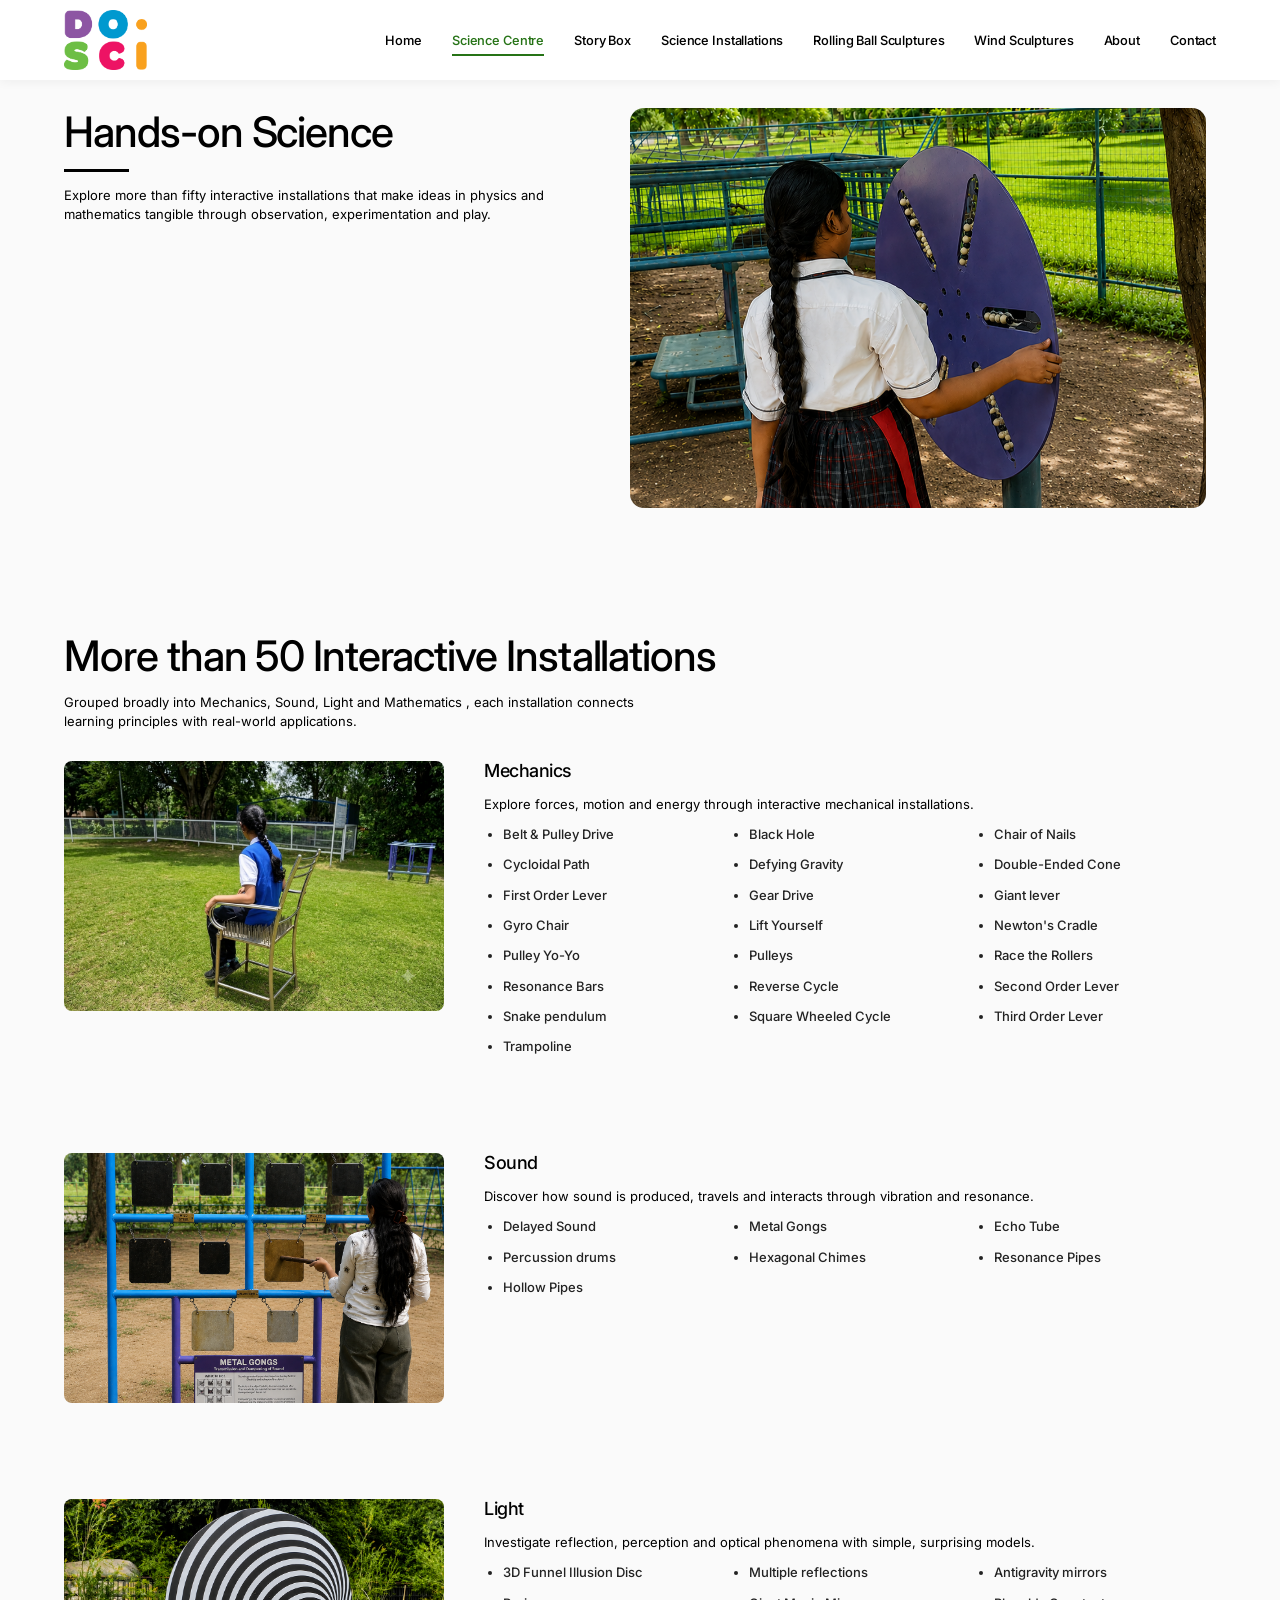
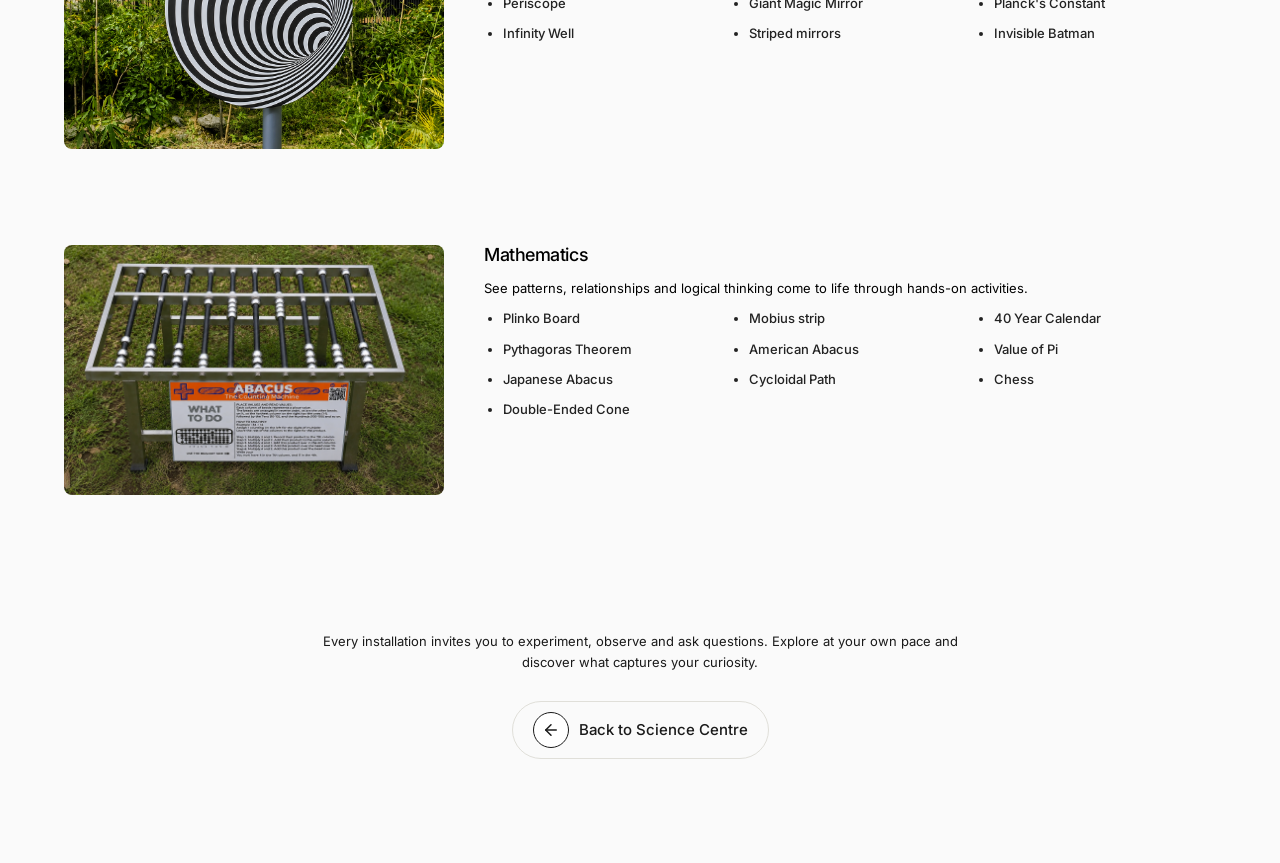
<file: sciencecenter/scienceinstallations.html>
<!DOCTYPE html>
<html lang="en">

<head>
  <meta charset="UTF-8" />
  <meta name="viewport" content="width=device-width, initial-scale=1.0" />
  <title>DoScience</title>
  <!-- Google Fonts for crisp typography (Montserrat / sans-serif feel) -->
  <link rel="preconnect" href="https://fonts.googleapis.com">
  <link rel="preconnect" href="https://fonts.gstatic.com" crossorigin>

  <link href="https://fonts.googleapis.com/css2?family=Inter:wght@100..900&display=swap" rel="stylesheet">

  <style>
    html,
    body,
    button,
    input,
    textarea,
    select {
      font-family: "Inter", sans-serif;
    }

    html,
    body {
      background-color: #fafafa;
    }

    body::-webkit-scrollbar {
      width: 0px;
    }

    * {
      box-sizing: border-box;
      margin: 0;
      padding: 0;
    }

    html {
      scroll-behavior: smooth;
      font-size: 16px;
    }

    body {
      background-color: #fafafa;
      color: #1a1a1a;
      line-height: 1.6;
      overflow-x: hidden;
      -webkit-font-smoothing: antialiased;
    }

    img {
      max-width: 100%;
      height: auto;
      display: block;
    }

    /* ==========================================
   HERO SECTION
   ========================================== */
    .hero-section {
      position: relative;
      width: 100%;
      display: flex;
      align-items: flex-start;
      justify-content: flex-start;
      padding: 108px 5% 60px 5%;
      margin-top: 0;
      gap: 3rem;
    }

    .hero-content {
      position: relative;
      z-index: 3;
      width: 45%;
      padding: 0;
      display: flex;
      flex-direction: column;
      align-items: flex-start;
    }

    .hero-image-container {
      position: relative;
      width: 50%;
      height: 400px;
      overflow: hidden;
    }

    .hero-image-container img {
      width: 100%;
      height: 100%;
      object-fit: cover;
      object-position: center;
      border-radius: 14px;
    }

    .hero-content h1 {
      font-size: 42px;
      font-weight: 500;
      line-height: 1.12;
      color: black;
      text-align: left;
      letter-spacing: -0.025em;
      max-width: 1080px;
    }

    .accent-line {
      width: 65px;
      height: 3px;
      background-color: black;
      margin: 14px 0;
    }

    .hero-content p {
      font-size: 13px;
      line-height: 1.45;
      color: black;
      text-align: left;
      margin: 0;
      max-width: 620px;
      display: block;
    }

    /* ==========================================
   INSTALLATIONS LIST SECTION
   ========================================== */
    .installations-section {
      padding: 4rem 5% 2rem 5%;
    }

    .section-title {
      font-size: 42px;
      font-weight: 500;
      line-height: 1.12;
      color: black;
      text-align: left;
      margin: 0 0 14px;
      letter-spacing: -0.025em;
      max-width: 1080px;
    }

    .section-subtitle {
      font-size: 13px;
      line-height: 1.45;
      color: black;
      text-align: left;
      margin-bottom: 30px;
      max-width: 620px;
      display: block;
    }

    .category-row {
      display: grid;
      grid-template-columns: 380px 1fr;
      gap: 2.5rem;
      align-items: start;
      padding-bottom: 3rem;
      margin-bottom: 3rem;
      border-bottom: none;
    }

    .category-row:last-child {
      border-bottom: none;
      margin-bottom: 0;
      padding-bottom: 1rem;
    }

    .category-image {
      width: 100%;
      height: 250px;
      border-radius: 8px;
      overflow: hidden;
    }

    .category-image img {
      width: 100%;
      height: 100%;
      object-fit: cover;
    }

    .category-info h3 {
      font-size: 18px;
      font-weight: 500;
      line-height: 1.12;
      color: black;
      text-align: left;
      margin: 0 0 14px;
      letter-spacing: -0.025em;
      max-width: 1080px;
    }

    .category-info .description {
      font-size: 13px;
      line-height: 1.45;
      color: black;
      text-align: left;
      margin-bottom: 10px;
      max-width: 620px;
      display: block;
    }

    /* Multi-column bullet lists */
    .items-grid {
      display: grid;
      grid-template-columns: repeat(3, 1fr);
      gap: 0.6rem 1.5rem;
      list-style-type: disc;
      padding-left: 1.2rem;
    }

    .items-grid li {
      font-size: 13px;
      color: #222;
      font-weight: 500;
    }

    /* ==========================================
   FEATURE CARD & BACK BUTTON STYLES
   ========================================== */
    .feature-section {
      padding: 3rem 5% 4rem 5%;
      display: flex;
      justify-content: center;
      align-items: center;
    }

    .feature-card {
      width: 100%;
      max-width: 800px;
      border-radius: 16px;
      padding: 2.5rem 2rem;
      display: flex;
      flex-direction: column;
      align-items: center;
      text-align: center;
    }

    .feature-text {
      font-size: 13px;
      line-height: 1.6;
      color: #1a1a1a;
      text-align: center;
      margin: 0 0 1.75rem 0;
      max-width: 640px;
      display: block;
    }

    /* Embedded Back Button */
    .back-btn {
      display: inline-flex;
      align-items: center;
      justify-content: center;
      gap: 10px;
      padding: 10px 20px;
      border-radius: 50px;
      background-color: #fafafa;
      border: 1px solid #e0dfd9;
      text-decoration: none;
      transition: all 0.25s ease;
    }

    .back-arrow-icon {
      display: inline-flex;
      align-items: center;
      justify-content: center;
      width: 36px;
      height: 36px;
      border: 1.5px solid #1a1a1a;
      border-radius: 50%;
      color: #1a1a1a;
      background-color: #ffffff;
      transition: background 0.25s ease, color 0.25s ease, transform 0.25s ease;
      flex-shrink: 0;
    }

    .back-arrow-icon svg {
      width: 18px;
      height: 18px;
    }

    .back-btn-text {
      font-size: 15px;
      font-weight: 500;
      color: #1a1a1a;
      line-height: 1;
    }

    /* Hover effect */
    .back-btn:hover {
      background-color: #f0f0f0;
      border-color: #ccc;
    }

    .back-btn:hover .back-arrow-icon {
      background: #1a1a1a;
      color: #ffffff;
      transform: translateX(-4px);
    }

    /* Responsive adjustments */
    @media screen and (max-width: 1024px) {
      .category-row {
        grid-template-columns: 300px 1fr;
        gap: 1.8rem;
      }

      .items-grid {
        grid-template-columns: repeat(2, 1fr);
      }

      .hero-content h1 {
        font-size: 42px;
      }

      .section-title,
      .category-info h3 {
        font-size: 18px;
      }

      .hero-content p,
      .section-subtitle,
      .category-info .description {
        font-size: 13px;
      }
    }

    @media screen and (max-width: 768px) {
      .hero-section {
        flex-direction: column;
        min-height: auto;
        padding: 80px 5% 20px 5%;
        margin-top: 20px;
      }

      .hero-image-container {
        position: relative;
        width: 100%;
        height: 130%;
        order: 2;
        margin-top: 20px;
      }

      .hero-image-container::before {
        width: 100%;
        height: 40%;
        top: 0;
        left: 0;
        background: linear-gradient(to bottom, #f7f6f2 0%, rgba(247, 246, 242, 0) 100%);
      }

      .hero-content {
        width: 100%;
        order: 1;
        padding: 0;
      }

      .hero-content h1 {
        font-size: 34px;
      }

      .section-title,
      .category-info h3 {
        font-size: 18px;
      }

      .hero-content p,
      .section-subtitle,
      .category-info .description {
        font-size: 13px;
      }

      .category-row {
        grid-template-columns: 1fr;
        gap: 1.5rem;
        padding-bottom: 2.5rem;
        margin-bottom: 2.5rem;
      }

      .category-image img {
        position: relative;
        width: 100%;
        height: 180%;
        order: 2;
      }

      .installations-section {
        padding: 3rem 5% 1rem 5%;
      }
    }

    @media screen and (max-width: 768.98px) {

      /* Hero Section Layout */
      .hero-section {
        display: flex;
        flex-direction: column;
        min-height: auto;
        padding: 80px 5% 20px 5%;
        margin-top: 20px;
      }

      .hero-content {
        order: 1;
        width: 100%;
        padding: 0;
      }

      .hero-image-container {
        order: 2;
        width: calc(100% + 10vw) !important;
        margin-left: -5vw !important;
        margin-right: -5vw !important;
        aspect-ratio: 4 / 3 !important;
        height: auto !important;
        min-height: unset !important;
        position: relative;
        border-radius: 0;
        margin-top: 20px;
        overflow: hidden;
      }

      .hero-image-container img {
        width: 100% !important;
        height: 100% !important;
        object-fit: cover !important;
        border-radius: 0;
        display: block;
      }

      /* Category Rows & Image Containers */
      .category-row {
        display: flex;
        flex-direction: column;
        gap: 1.5rem;
        padding-bottom: 2.5rem;
        margin-bottom: 2.5rem;
      }

      .category-image {
        order: -1;
        width: calc(100% + 10vw) !important;
        margin-left: -5vw !important;
        margin-right: -5vw !important;
        max-width: none !important;
        aspect-ratio: 4 / 3 !important;
        height: auto !important;
        min-height: unset !important;
        position: relative;
        border-radius: 0;
        overflow: hidden;
      }

      .category-image img {
        position: relative;
        width: 100% !important;
        height: 100% !important;
        object-fit: cover !important;
        display: block;
        border-radius: 0;
      }
    }

    @media screen and (max-width: 768px) {
      .hero-content h1 {
        font-size: 34px;
      }

      .section-title,
      .category-info h3 {
        font-size: 18px;
      }

      .hero-content p,
      .section-subtitle,
      .category-info .description {
        font-size: 13px;
      }

      .installations-section {
        padding: 3rem 5% 1rem 5%;
      }
    }

    @media screen and (max-width: 480px) {
      .hero-content h1 {
        font-size: 28px;
      }

      .section-title {
        font-size: 22px;
      }

      .category-info h3 {
        font-size: 20px;
      }

      .hero-content p,
      .section-subtitle,
      .category-info .description,
      .feature-content p {
        font-size: 13px;
      }

      .items-grid {
        grid-template-columns: 1fr;
        gap: 0.5rem;
      }

      .feature-card {
        padding: 1.75rem 1.25rem;
      }

      .feature-text {
        font-size: 14px;
      }
    }

    @media screen and (max-width: 480px) {
      .hero-content h1 {
        font-size: 28px;
      }

      .section-title {
        font-size: 22px;
      }

      .category-info h3 {
        font-size: 20px;
      }

      .hero-content p,
      .section-subtitle,
      .category-info .description,
      .feature-content p {
        font-size: 13px;
      }

      .items-grid {
        grid-template-columns: 1fr;
        gap: 0.5rem;
      }

      .feature-card {
        padding: 1.75rem 1.25rem;
      }

      .feature-text {
        font-size: 14px;
      }
    }
  </style>
  <link rel="stylesheet" href="../components/navbar.css">
</head>

<body>
  <div id="navbar-container"></div>

  <!-- HERO SECTION -->
  <section class="hero-section">
    <div class="hero-content">
      <h1>Hands-on Science</h1>
      <div class="accent-line"></div>
      <p>Explore more than fifty interactive installations that make ideas in physics and mathematics tangible through
        observation, experimentation and play.</p>
    </div>
    <div class="hero-image-container">
      <img src="assets/DoScience_ A space designed for discovery_(1).png" alt="Hands-on science exhibit" />
    </div>
  </section>

  <!-- MORE THAN 50 INTERACTIVE INSTALLATIONS SECTION -->
  <section class="installations-section">
    <h2 class="section-title">More than 50 Interactive Installations</h2>
    <p class="section-subtitle">Grouped broadly into Mechanics, Sound, Light and Mathematics , each installation
      connects
      learning principles with real-world applications.</p>

    <!-- Category 1: Mechanics -->
    <div class="category-row">
      <div class="category-image">
        <img src="assets/DoScience _ Mechanics_extended.png" alt="Mechanics Installations" />
      </div>
      <div class="category-info">
        <h3>Mechanics</h3>
        <p class="description">Explore forces, motion and energy through interactive mechanical installations.</p>
        <ul class="items-grid">
          <li>Belt & Pulley Drive</li>
          <li>Black Hole</li>
          <li>Chair of Nails</li>
          <li>Cycloidal Path</li>
          <li>Defying Gravity</li>
          <li>Double-Ended Cone</li>
          <li>First Order Lever</li>
          <li>Gear Drive</li>
          <li>Giant lever</li>
          <li>Gyro Chair</li>
          <li>Lift Yourself</li>
          <li>Newton's Cradle</li>
          <li>Pulley Yo-Yo</li>
          <li>Pulleys</li>
          <li>Race the Rollers</li>
          <li>Resonance Bars</li>
          <li>Reverse Cycle</li>
          <li>Second Order Lever</li>
          <li>Snake pendulum</li>
          <li>Square Wheeled Cycle</li>
          <li>Third Order Lever</li>
          <li>Trampoline</li>
        </ul>
      </div>
    </div>

    <!-- Category 2: Sound -->
    <div class="category-row">
      <div class="category-image">
        <img src="assets/DoScience - Sound.png" alt="Sound Installations" />
      </div>
      <div class="category-info">
        <h3>Sound</h3>
        <p class="description">Discover how sound is produced, travels and interacts through vibration and resonance.
        </p>
        <ul class="items-grid">
          <li>Delayed Sound</li>
          <li>Metal Gongs</li>
          <li>Echo Tube</li>
          <li>Percussion drums</li>
          <li>Hexagonal Chimes</li>
          <li>Resonance Pipes</li>
          <li>Hollow Pipes</li>
        </ul>
      </div>
    </div>

    <!-- Category 3: Light -->
    <div class="category-row">
      <div class="category-image">
        <img src="assets/DoScience_light.png" alt="Light Installations" />
      </div>
      <div class="category-info">
        <h3>Light</h3>
        <p class="description">Investigate reflection, perception and optical phenomena with simple, surprising models.
        </p>
        <ul class="items-grid">
          <li>3D Funnel Illusion Disc</li>
          <li>Multiple reflections</li>
          <li>Antigravity mirrors</li>
          <li>Periscope</li>
          <li>Giant Magic Mirror</li>
          <li>Planck's Constant</li>
          <li>Infinity Well</li>
          <li>Striped mirrors</li>
          <li>Invisible Batman</li>
        </ul>
      </div>
    </div>

    <!-- Category 4: Mathematics -->
    <div class="category-row">
      <div class="category-image">
        <img src="assets/DoScience _ Maths.png" alt="Mathematics Installations" />
      </div>
      <div class="category-info">
        <h3>Mathematics</h3>
        <p class="description">See patterns, relationships and logical thinking come to life through hands-on
          activities.</p>
        <ul class="items-grid">
          <li>Plinko Board</li>
          <li>Mobius strip</li>
          <li>40 Year Calendar</li>
          <li>Pythagoras Theorem</li>
          <li>American Abacus</li>
          <li>Value of Pi</li>
          <li>Japanese Abacus</li>
          <li>Cycloidal Path</li>
          <li>Chess</li>
          <li>Double-Ended Cone</li>
        </ul>
      </div>
    </div>
  </section>

  <!-- FEATURE SECTION WITH BACK BUTTON -->
  <section class="feature-section">
    <div class="feature-card">
      <p class="feature-text">
        Every installation invites you to experiment, observe and ask questions. Explore at your own pace and discover
        what captures your curiosity.
      </p>

      <a href="index.html#hands-on-science" class="back-btn">
        <span class="back-arrow-icon" aria-hidden="true">
          <svg viewBox="0 0 24 24" fill="none" stroke="currentColor" stroke-width="2" stroke-linecap="round"
            stroke-linejoin="round">
            <line x1="19" y1="12" x2="5" y2="12"></line>
            <polyline points="12 19 5 12 12 5"></polyline>
          </svg>
        </span>
        <span class="back-btn-text">Back to Science Centre</span>
      </a>
    </div>
  </section>

  <script>
    document.addEventListener("DOMContentLoaded", () => {
      // Smooth scroll for internal navigation links
      const links = document.querySelectorAll('nav ul li a');
      links.forEach(link => {
        link.addEventListener('click', (e) => {
          const targetId = link.getAttribute('href');
          if (targetId.startsWith('#') && targetId.length > 1) {
            e.preventDefault();
            const targetElement = document.querySelector(targetId);
            if (targetElement) {
              targetElement.scrollIntoView({ behavior: 'smooth' });
            }
          }
        });
      });
    });
  </script>
  <script src="../components/navbar.js"></script>
  <script src="../js/navigation.js"></script>
  <script src="script.js"></script>
  <link rel="stylesheet" href="../components/preloader.css"> <!-- Use "../components/preloader.css" in subfolders -->
  <!-- and just before closing body tag -->
  <script src="../components/preloader.js"></script> <!-- Use "../components/preloader.js" in subfolders -->

</body>

</html>
</file>
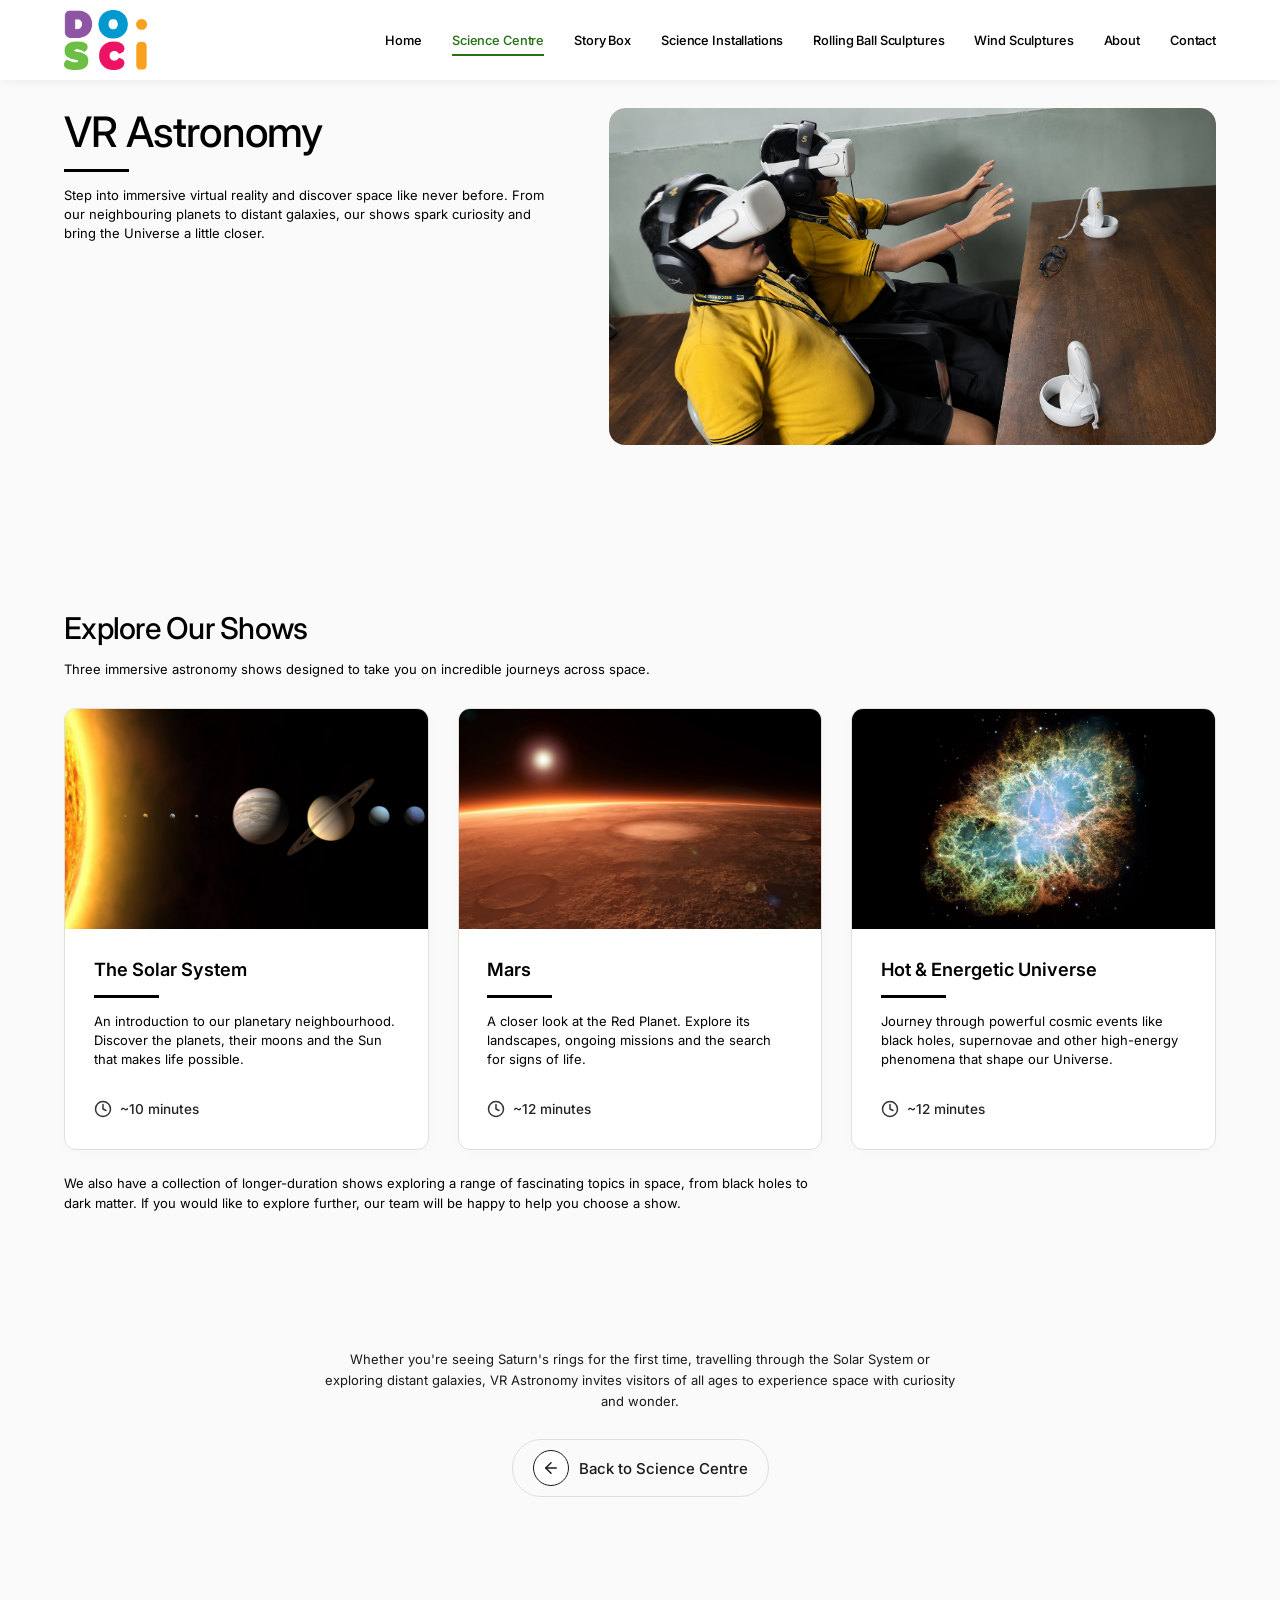
<file: sciencecenter/vrastronomy.html>
<!DOCTYPE html>
<html lang="en">

<head>
  <meta charset="UTF-8" />
  <meta name="viewport" content="width=device-width, initial-scale=1.0" />
  <title>DoScience</title>
  <!-- Google Fonts -->
  <link rel="preconnect" href="https://fonts.googleapis.com">
  <link rel="preconnect" href="https://fonts.gstatic.com" crossorigin>

  <link href="https://fonts.googleapis.com/css2?family=Inter:wght@100..900&display=swap" rel="stylesheet">

  <style>
    html,
    body,
    button,
    input,
    textarea,
    select {
      font-family: "Inter", sans-serif;
    }

    html,
    body {
      background-color: #fafafa;
    }

    * {
      box-sizing: border-box;
      margin: 0;
      padding: 0;
    }

    body::-webkit-scrollbar {
      width: 0px;
    }

    body {
      background-color: #fafafa;
      color: #1a1a1a;
      line-height: 1.6;
      -webkit-font-smoothing: antialiased;
      overflow-x: hidden;
    }

    img {
      max-width: 100%;
      height: auto;
      display: block;
    }

    /* ==========================================
   HERO SECTION
   ========================================== */

    .hero-section {
      position: relative;
      width: 100%;
      display: flex;
      align-items: flex-start;
      justify-content: flex-start;
      padding: 108px 5% 60px 5%;
      margin-top: 0;
      gap: 3rem;
      background-color: #fafafa;
    }

    .hero-content {
      position: relative;
      z-index: 3;
      width: 45%;
      padding: 0;
      display: flex;
      flex-direction: column;
      align-items: flex-start;
    }

    .hero-content h1 {
      font-size: 42px;
      font-weight: 500;
      line-height: 1.12;
      color: black;
      text-align: left;
      letter-spacing: -0.025em;
      max-width: 1080px;
    }

    .accent-line {
      width: 65px;
      height: 3px;
      background-color: black;
      margin: 14px 0;
    }

    .hero-content h3 {
      margin: 0 0 8px;
      font-size: 18.24px;
      font-weight: 600;
      color: black;
      line-height: 1.25;
    }

    .hero-content p {
      font-size: 13px;
      line-height: 1.45;
      color: black;
      text-align: left;
      margin: 0;
      max-width: 620px;
      display: block;
    }

    .hero-image-container {
      width: 55%;
      height: 100%;
      min-height: 380px;
      max-height: 500px;
      border-radius: 16px;
      overflow: hidden;
    }

    .hero-image-container img {
      width: 100%;
      height: 100%;
      object-fit: cover;
      object-position: center;
      border-radius: 16px;
    }

    /* ==========================================
   SHOWS SECTION
   ========================================== */
    .shows-section {
      padding: 4rem 5% 3rem 5%;
    }

    .section-title {
      font-size: 30px;
      font-weight: 500;
      line-height: 1.12;
      color: black;
      text-align: left;
      margin: 0 0 14px;
      letter-spacing: -0.025em;
      max-width: 1080px;
    }

    .section-subtitle {
      font-size: 13px;
      line-height: 1.45;
      color: black;
      text-align: left;
      margin: 0;
      max-width: 620px;
      display: block;
      margin-bottom: 30px;
    }

    .cards-grid {
      display: grid;
      grid-template-columns: repeat(auto-fit, minmax(280px, 1fr));
      gap: 1.8rem;
    }

    .card {
      background: white;
      border: 1px solid #e0dfd9;
      border-radius: 12px;
      overflow: hidden;
      display: flex;
      flex-direction: column;
      box-shadow: 0 4px 15px rgba(0, 0, 0, 0.02);
    }

    .card-img {
      width: 100%;
      height: 220px;
      overflow: hidden;
    }

    .card-img img {
      width: 100%;
      height: 100%;
      object-fit: cover;
    }

    .card-body {
      padding: 1.8rem;
      display: flex;
      flex-direction: column;
      flex-grow: 1;
    }

    .card-body h3 {
      font-size: 18.24px;
      font-weight: 600;
      color: black;
      line-height: 1.25;
    }


    .card-body p {
      font-size: 13px;
      line-height: 1.45;
      color: black;
      text-align: left;
      margin: 0;
      max-width: 620px;
      display: block;
    }

    .card-footer {
      display: flex;
      align-items: center;
      gap: 8px;
      font-size: 13.6px;
      color: #222;
      font-weight: 500;
      margin-top: 30px;
    }

    .card-footer svg {
      width: 18px;
      height: 18px;
      stroke: #333;
    }

    /* ==========================================
   FEATURE CARD & BACK BUTTON STYLES
   ========================================== */
    .feature-section {
      padding: 3rem 5% 4rem 5%;
      display: flex;
      justify-content: center;
      align-items: center;
    }

    .feature-card {
      width: 100%;
      max-width: 800px;
      border-radius: 16px;
      padding: 2.5rem 2rem;
      display: flex;
      flex-direction: column;
      align-items: center;
      text-align: center;
    }

    .feature-text {
      font-size: 13px;
      line-height: 1.6;
      color: #1a1a1a;
      text-align: center;
      margin: 0 0 1.75rem 0;
      max-width: 640px;
      display: block;
    }

    /* Embedded Back Button */
    .back-btn {
      display: inline-flex;
      align-items: center;
      justify-content: center;
      gap: 10px;
      padding: 10px 20px;
      border-radius: 50px;
      background-color: #fafafa;
      border: 1px solid #e0dfd9;
      text-decoration: none;
      transition: all 0.25s ease;
    }

    .back-arrow-icon {
      display: inline-flex;
      align-items: center;
      justify-content: center;
      width: 36px;
      height: 36px;
      border: 1.5px solid #1a1a1a;
      border-radius: 50%;
      color: #1a1a1a;
      background-color: #ffffff;
      transition: background 0.25s ease, color 0.25s ease, transform 0.25s ease;
      flex-shrink: 0;
    }

    .back-arrow-icon svg {
      width: 18px;
      height: 18px;
    }

    .back-btn-text {
      font-size: 15px;
      font-weight: 500;
      color: #1a1a1a;
      line-height: 1;
    }

    /* Hover effect */
    .back-btn:hover {
      background-color: #f0f0f0;
      border-color: #ccc;
    }

    .back-btn:hover .back-arrow-icon {
      background: #1a1a1a;
      color: #ffffff;
      transform: translateX(-4px);
    }


    .repository-note {
      margin-top: 24px;
      font-size: 13px;
      line-height: 1.5;
      color: black;
      max-width: 780px;
      text-align: left;
    }

    /* ==========================================
   FOOTER
   ========================================== */
    footer {
      border-top: 1px solid #e0dfd9;
      padding: 2.5rem 5%;
      text-align: center;
    }

    footer p {
      text-align: center;
      max-width: 1080px;
      font-size: 18px;
      font-weight: 600;
      color: black;
      line-height: 1.25;
      justify-content: center;
      margin-left: 60px;
    }

    /* ==========================================
   RESPONSIVE DESIGN (MEDIA QUERIES)
   ========================================== */
    @media (max-width: 900px) {
      .hero-section {
        flex-direction: column;
        gap: 2rem;
        padding-top: 108px;
      }

      br {
        display: none;
      }

      .hero-content,
      .hero-image-container {
        width: 100%;
      }

      .hero-image-container {
        height: 300px;
        min-height: auto;
      }

      .hero-content h1,
      .feature-content h2 {
        font-size: 42px;
      }

      .section-title {
        font-size: 26px;
      }

      .hero-content p,
      .section-subtitle,
      .card-body p,
      .feature-content p {
        font-size: 13px;
      }
    }

    @media (max-width: 768px) {
      .shows-section {
        padding: 3rem 5% 2rem 5%;
      }

      br {
        display: none;
      }

      .hero-content h1,
      .feature-content h2 {
        font-size: 34px;
      }

      .section-title {
        font-size: 24px;
      }

      .hero-content p,
      .section-subtitle,
      .card-body p,
      .feature-content p {
        font-size: 13px;
      }
    }

    @media screen and (max-width: 768.98px) {

      /* Hero Section Layout */
      .hero-section {
        display: flex;
        flex-direction: column;
        min-height: auto;
        padding: 80px 5% 20px 5%;
        margin-top: 20px;
      }

      .hero-content {
        order: 1;
        width: 100%;
        padding: 0;
      }

      .hero-image-container {
        order: 2;
        width: calc(100% + 10vw) !important;
        margin-left: -5vw !important;
        margin-right: -5vw !important;
        aspect-ratio: 4 / 3 !important;
        height: auto !important;
        min-height: unset !important;
        position: relative;
        border-radius: 0;
        margin-top: 20px;
        overflow: hidden;
      }

      .hero-image-container img {
        width: 100% !important;
        height: 100% !important;
        object-fit: cover !important;
        border-radius: 0;
        display: block;
      }
    }

    @media (max-width: 480px) {
      .feature-card {
        padding: 1.75rem 1.25rem;
      }

      br {
        display: none;
      }

      .feature-text {
        font-size: 14px;
      }

      .hero-image-container {
        height: 220px;
      }

      .card-body {
        padding: 1.25rem;
      }

      .hero-content h1,
      .feature-content h2 {
        font-size: 28px;
      }

      .section-title {
        font-size: 22px;
      }

      .hero-content p,
      .section-subtitle,
      .card-body p,
      .feature-content p {
        font-size: 13px;
      }

      footer p {
        font-size: 15px;
      }
    }
  </style>
  <link rel="stylesheet" href="../components/navbar.css">
</head>

<body>
  <div id="navbar-container"></div>

  <!-- HERO SECTION -->
  <section class="hero-section">
    <div class="hero-content">
      <h1>VR Astronomy</h1>
      <div class="accent-line"></div>
      <p>Step into immersive virtual reality and discover space like never before. From our neighbouring planets to
        distant galaxies, our shows spark curiosity and bring the Universe a little closer.</p>
    </div>
    <div class="hero-image-container">
      <img src="assets/DoScience- Vr Astronomy sub page - Vr Astronomy 2.png"
        alt="Students exploring space with VR Headsets" />
    </div>
  </section>

  <!-- EXPLORE SHOWS SECTION -->
  <section class="shows-section">
    <h2 class="section-title">Explore Our Shows</h2>
    <p class="section-subtitle">Three immersive astronomy shows designed to take you on incredible journeys across
      space.</p>

    <div class="cards-grid">
      <!-- Card 1 -->
      <article class="card">
        <div class="card-img">
          <img src="assets/SolarSystem.jpeg" alt="The Solar System" />
        </div>
        <div class="card-body">
          <h3>The Solar System</h3>
          <div class="accent-line"></div>
          <p>An introduction to our planetary neighbourhood. Discover the planets, their moons and the Sun that makes
            life possible.</p>
          <div class="card-footer">
            <svg viewBox="0 0 24 24" fill="none" stroke="currentColor" stroke-width="2" stroke-linecap="round"
              stroke-linejoin="round">
              <circle cx="12" cy="12" r="10"></circle>
              <polyline points="12 6 12 12 16 14"></polyline>
            </svg>
            <span>~10 minutes</span>
          </div>
        </div>
      </article>

      <!-- Card 2 -->
      <article class="card">
        <div class="card-img">
          <img src="assets/Mars.jpeg" alt="Mars Planet" />
        </div>
        <div class="card-body">
          <h3>Mars</h3>
          <div class="accent-line"></div>
          <p>A closer look at the Red Planet. Explore its landscapes, ongoing missions and the search for signs of life.
          </p>
          <div class="card-footer">
            <svg viewBox="0 0 24 24" fill="none" stroke="currentColor" stroke-width="2" stroke-linecap="round"
              stroke-linejoin="round">
              <circle cx="12" cy="12" r="10"></circle>
              <polyline points="12 6 12 12 16 14"></polyline>
            </svg>
            <span>~12 minutes</span>
          </div>
        </div>
      </article>

      <!-- Card 3 -->
      <article class="card">
        <div class="card-img">
          <img src="assets/Universe.jpeg" alt="Hot & Energetic Universe" />
        </div>
        <div class="card-body">
          <h3>Hot & Energetic Universe</h3>
          <div class="accent-line"></div>
          <p>Journey through powerful cosmic events like black holes, supernovae and other high-energy phenomena that
            shape our Universe.</p>
          <div class="card-footer">
            <svg viewBox="0 0 24 24" fill="none" stroke="currentColor" stroke-width="2" stroke-linecap="round"
              stroke-linejoin="round">
              <circle cx="12" cy="12" r="10"></circle>
              <polyline points="12 6 12 12 16 14"></polyline>
            </svg>
            <span>~12 minutes</span>
          </div>
        </div>
      </article>
    </div>
    <p class="repository-note">
      We also have a collection of longer-duration shows exploring a range of fascinating topics in space, from black
      holes to <br /> dark matter. If you would like to explore further, our team will be happy to help you choose a
      show.
    </p>
  </section>

  <!-- FEATURE SECTION -->
  <!-- FEATURE / BACK SECTION -->
  <section class="feature-section">
    <div class="feature-card">
      <p class="feature-text">
        Whether you're seeing Saturn's rings for the first time, travelling through the Solar System or exploring
        distant galaxies, VR Astronomy invites visitors of all ages to experience space with curiosity and wonder.
      </p>

      <a href="index.html#VR-astronomy" class="back-btn">
        <span class="back-arrow-icon" aria-hidden="true">
          <svg viewBox="0 0 24 24" fill="none" stroke="currentColor" stroke-width="2" stroke-linecap="round"
            stroke-linejoin="round">
            <line x1="19" y1="12" x2="5" y2="12"></line>
            <polyline points="12 19 5 12 12 5"></polyline>
          </svg>
        </span>
        <span class="back-btn-text">Back to Science Centre</span>
      </a>
    </div>
  </section>


  <script>
    document.addEventListener("DOMContentLoaded", () => {
      const links = document.querySelectorAll('nav ul li a');
      links.forEach(link => {
        link.addEventListener('click', (e) => {
          const targetId = link.getAttribute('href');
          if (targetId && targetId.startsWith('#') && targetId.length > 1) {
            e.preventDefault();
            const targetElement = document.querySelector(targetId);
            if (targetElement) {
              targetElement.scrollIntoView({ behavior: 'smooth' });
            }
          }
        });
      });
    });
  </script>
  <script src="../components/navbar.js"></script>
  <script src="../js/navigation.js"></script>
  <script src="script.js"></script>
  <link rel="stylesheet" href="../components/preloader.css"> <!-- Use "../components/preloader.css" in subfolders -->
  <!-- and just before closing body tag -->
  <script src="../components/preloader.js"></script> <!-- Use "../components/preloader.js" in subfolders -->
</body>

</html>
</file>
<file: css/home.css>
html,
body {
    background-color: #fafafa;
}

html,
body,
button,
input,
textarea,
select {
    font-family: "Inter", sans-serif;
}

#home .hero-section {
    display: none;
}

html {
    scroll-behavior: smooth;
}

body::-webkit-scrollbar {
    width: 0px;
}


/* =========================================================
   HOME HERO
========================================================= */

.home-hero {
    width: 100%;
    max-width: 100%;
    padding: 28px 5% 22px;
    box-sizing: border-box;
    background: #fafafa;
}

.home-hero-content {
    width: 100%;
    margin: 0 auto;
}

/* Level 1 Font Size */
.home-hero-content h1 {
    font-size: 42px;
    font-weight: 500;
    line-height: 1.12;
    color: black;
    text-align: left;
    letter-spacing: -0.025em;
    max-width: auto;
}

.home-divider {
    width: 65px;
    height: 3px;
    background-color: black;
    margin: 14px 0;
}

/* Level 2 Font Size */
.home-hero-content p {
    font-size: 14px;
    line-height: 1.45;
    color: black;
    text-align: left;
    margin: 0;
    max-width: auto;
    display: block;
}


/* =========================================================
   CATEGORY GRID - 5 COLUMNS
========================================================= */

.home-category-grid {
    width: 100%;
    max-width: 100%;
    margin: 0 auto;
    padding-top: 25px;
    display: grid;
    grid-template-columns: repeat(5, 1fr);
    background: #fafafa;
    box-sizing: border-box;
}

/* =========================================================
   CATEGORY CARD
========================================================= */

.category-card {
    min-width: 0;
    display: flex;
    flex-direction: column;
    border-right: 1px solid #e8e8e8;
    background: #fafafa;
    text-decoration: none;
    box-sizing: border-box;
}

.category-card:last-child {
    border-right: none;
}


/* =========================================================
   CATEGORY IMAGE
========================================================= */

.category-image {
    width: 100%;
    height: 205px;
    overflow: hidden;
    background: #fafafa;
    flex-shrink: 0;
}

.category-image img {
    display: block;
    width: 100%;
    height: 100%;
    object-fit: contain;
    object-position: center top;
    transition: transform 0.4s ease;
}

.category-card:hover .category-image img {
    transform: scale(1.04);
}


/* =========================================================
   CATEGORY CONTENT
========================================================= */

.category-content {
    padding: 17px 20px 18px;
    display: flex;
    flex-direction: column;
    flex: 1;
    box-sizing: border-box;
}

/* Level 3 Font Size */
.category-content h3 {
    margin: 0 0 8px;
    font-size: 18px;
    font-weight: 600;
    color: black;
    line-height: 1.25;
}

/* Level 4 Font Size */
.category-content p {
    margin: 0 0 14px;
    font-size: 13px;
    line-height: 1.45;
    color: black;
    flex: 1;
    display: block;
    text-align: left;
}


/* =========================================================
   CATEGORY ARROW
========================================================= */

.category-arrow {
    display: inline-flex;
    align-items: center;
    justify-content: center;
    width: 34px;
    height: 34px;
    border: 1.5px solid black;
    border-radius: 50%;
    color: #343837;
    text-decoration: none;
    transition:
        background 0.3s ease,
        color 0.3s ease,
        transform 0.3s ease;
    margin-top: auto;
    flex-shrink: 0;
}

.category-arrow:hover {
    background: #343837;
    color: #ffffff;
    transform: translateX(4px);
}

.category-arrow svg {
    width: 16px;
    height: 16px;
}

footer {
    display: flex;
    justify-content: space-between;
    align-items: center;
    padding: 20px 5%;
    background-color: #1a1a1a;
    box-sizing: border-box;
}
.footer-links {
    display: flex;
    align-items: center;
    gap: 20px;
}
.footer-links p {
    margin: 0;
    font-size: 0.8rem;
    font-weight: 525;
    letter-spacing: -0.01em;
}
.footer-links a {
    text-decoration: none;
    color: #ffffff;
    font-size: 0.8rem;
    font-weight: 525;
    letter-spacing: -0.01em;
    cursor: pointer;
    position: relative;
    display: inline-block;
    white-space: nowrap;
    transition: color 0.3s ease;
}
.footer-links a:hover,
.footer-links a.active-link {
    color: #267316;
}
.footer-links a::after {
    content: '';
    position: absolute;
    width: 0;
    height: 2px;
    bottom: -4px;
    left: 0;
    background-color: #267316;
    transition: width 0.3s ease-in-out;
}
.footer-links a:hover::after,
.footer-links a.active-link::after {
    width: 100%;
}

/* =========================================================
   LARGE DESKTOP (1400px and above)
========================================================= */

@media (min-width: 1400px) {
    body::-webkit-scrollbar {
        width: 0px;
    }

    .home-hero {
        padding: 30px 5% 24px;
    }

    /* Level 1 */
    .home-hero-content h1 {
        font-size: 42px;
        max-width: 1100px;
    }

    .home-divider {
        margin: 13px 0;
    }

    /* Level 2 */
    .home-hero-content p {
        font-size: 14px;
        max-width: 650px;
    }

    .category-image {
        height: 205px;
    }

    .category-content {
        padding: 17px 20px 18px;
    }

    /* Level 3 */
    .category-content h3 {
        font-size: 18px;
    }

    /* Level 4 */
    .category-content p {
        font-size: 13px;
    }
}


/* =========================================================
   LAPTOP
   1025px - 1399px
========================================================= */

@media (min-width: 1025px) and (max-width: 1399px) {

    .home-hero {
        padding: 25px 5% 20px;
    }

    /* Level 1 */
    .home-hero-content h1 {
        font-size: 42px;
        max-width: 1150px;
    }

    /* Level 2 */
    .home-hero-content p {
        font-size: 14px;
        max-width: 650px;
    }

    .category-image {
        height: 195px;
    }

    .category-content {
        padding: 15px 16px 17px;
    }

    /* Level 3 */
    .category-content h3 {
        font-size: 16px;
    }

    /* Level 4 */
    .category-content p {
        font-size: 12.5px;
        line-height: 1.4;
    }

    .category-arrow {
        width: 32px;
        height: 32px;
    }
}


/* =========================================================
   TABLET
   769px - 1024px
========================================================= */

@media (max-width: 1024px) {
   body::-webkit-scrollbar {
        width: 0px;
    }

    .footer-links p {
        font-size: 0.7rem;
    }

    .footer-links a {
        font-size: 0.85rem;
    }

    .home-hero {
        padding: 25px 5% 20px;
    }

    /* Level 1 */
    .home-hero-content h1 {
        font-size: 42px;
        line-height: 1.12;
    }

    /* Level 2 */
    .home-hero-content p {
        font-size: 14px;
        max-width: 600px;
    }

    .home-category-grid {
        grid-template-columns: repeat(3, 1fr);
    }

    .category-card:nth-child(3) {
        border-right: none;
    }

    .category-card:nth-child(4),
    .category-card:nth-child(5) {
        border-top: 1px solid #e8e8e8;
    }

    .category-image {
        height: 200px;
    }

    .category-content {
        padding: 17px 18px 20px;
    }

    /* Level 3 */
    .category-content h3 {
        font-size: 16px;
    }

    /* Level 4 */
    .category-content p {
        font-size: 13px;
    }
}


/* =========================================================
   MOBILE
   481px - 768px
========================================================= */

@media (max-width: 768px) {
    body::-webkit-scrollbar {
        width: 0px;
    }

    .home-hero {
        padding: 22px 5% 18px;
    }

    /* Level 1 */
    .home-hero-content h1 {
        font-size: 42px;
        line-height: 1.15;
        margin-bottom: 12px;
    }

    .home-divider {
        width: 65px;
        height: 3px;
        margin: 14px 0;
    }

    /* Level 2 */
    .home-hero-content p {
        font-size: 14px;
        line-height: 1.45;
        max-width: 100%;
    }

    .home-category-grid {
        grid-template-columns: repeat(2, 1fr);
    }

    .category-card:nth-child(2),
    .category-card:nth-child(4) {
        border-right: none;
    }

    .category-card:nth-child(3),
    .category-card:nth-child(4),
    .category-card:nth-child(5) {
        border-top: 1px solid #e8e8e8;
    }

    .category-image {
        height: 220px;
    }

    .category-content {
        padding: 16px 16px 18px;
    }

    /* Level 3 */
    .category-content h3 {
        font-size: 16px;
        line-height: 1.25;
        margin-bottom: 7px;
    }

    /* Level 4 */
    .category-content p {
        font-size: 13px;
        line-height: 1.45;
        margin-bottom: 13px;
    }

    .category-arrow {
        width: 32px;
        height: 32px;
    }

    .category-arrow svg {
        width: 15px;
        height: 15px;
    }
}


/* =========================================================
   SMALL MOBILE
   480px and below
========================================================= */

@media (max-width: 480px) {
    body::-webkit-scrollbar {
        width: 0px;
    }

    .home-hero {
        padding: 30px 20px 16px;
    }

    /* Level 1 */
    .home-hero-content h1 {
        font-size: 30px;
        line-height: 1.15;
        letter-spacing: -0.02em;
        margin-bottom: 10px;
    }

    .home-divider {
        width: 65px;
        height: 3px;
        margin: 14px 0;
    }

    /* Level 2 */
    .home-hero-content p {
        font-size: 13.5px;
        line-height: 1.45;
    }

    .home-category-grid {
        grid-template-columns: 1fr;
    }

    .category-card {
        border-right: none;
        border-bottom: 1px solid #e8e8e8;
    }

    .category-card:nth-child(3),
    .category-card:nth-child(4),
    .category-card:nth-child(5) {
        border-top: none;
    }

    .category-card:last-child {
        border-bottom: none;
    }

    .category-image {
        height: 230px;
    }

    .category-content {
        padding: 16px 18px 18px;
    }

    /* Level 3 */
    .category-content h3 {
        font-size: 17px;
    }

    /* Level 4 */
    .category-content p {
        font-size: 13.5px;
    }
}


/* =========================================================
   VERY SMALL PHONES
   360px and below
========================================================= */

@media (max-width: 360px) {

    .home-hero {
        padding: 18px 18px 15px;
    }

    /* Level 1 */
    .home-hero-content h1 {
        font-size: 25px;
    }

    /* Level 2 */
    .home-hero-content p {
        font-size: 13px;
    }

    .category-image {
        height: 205px;
    }

    .category-content {
        padding: 14px 16px 17px;
    }

    /* Level 3 */
    .category-content h3 {
        font-size: 16px;
    }

    /* Level 4 */
    .category-content p {
        font-size: 13px;
    }
}
</file>
<file: css/index.css>
/* --- CSS Reset & Variables --- */
:root {
    --color-d: #6a4c93; /* Purple */
    --color-o: #1982c4; /* Blue */
    --color-dot: #ff9f1c; /* Orange dot */
    --color-s: #8ac926; /* Green */
    --color-c: #ff595e; /* Pink/Red */
    --color-i: #ffca3a; /* Yellow/Orange */

    --text-dark: #000000;
    --text-light: #666;
    --bg-light: #f9f9f9;

    --text-tagline-color: #826006;
    
    --bg-white: #fff;
    --nav-height: 80px;
    --transition-speed: 0.6s;

    --font-1200-h1-size: 4rem;
    --font-1200-h1-weight: 500;

    --font-1024-h1-size: 3.5rem;
    --font-1024-h1-weight: 480;

    --font-768-h1-size: 3rem;
    --font-768-h1-weight: 450;

    --font-480-h1-size: 2.6rem;
    --font-480-h1-weight: 420;



    --font-1200-p-size: 1.1rem;
    --font-1200-tagline-weight: 500;

    --font-768-p-size: 1rem;
    --font-768-tagline-weight: 450;

}

/* Custom Scrollbar - WebKit browsers (Chrome, Safari, Edge) */
::-webkit-scrollbar {
    width: 8px;
    height: 8px;
}

::-webkit-scrollbar-track {
    background: #f1f1f1;
    border-radius: 10px;
}

::-webkit-scrollbar-thumb {
    background: linear-gradient(180deg, var(--color-d), var(--color-o));
    border-radius: 10px;
    transition: all 0.3s ease;
}

::-webkit-scrollbar-thumb:hover {
    background: linear-gradient(180deg, var(--color-o), var(--color-d));
    box-shadow: 0 0 10px rgba(106, 76, 147, 0.3);
}


* {
    margin: 0;
    padding: 0;
    box-sizing: border-box;
    font-family: 'Inter';
}

body {
    background-color: #fafafa;
    color: var(--text-dark);
    overflow-x: hidden;
    display: flex;
    flex-direction: column;
    min-height: 100vh;
}
 /*rgba(255, 255, 255, 0.95);*/
/* --- Navigation Bar ---
header {
    background: transparent;
    position: fixed;
    top: 0;
    left: 0;
    width: 100%;
    height: var(--nav-height); */
    /* backdrop-filter: blur(10px);
    display: flex;
    justify-content: space-between;
    align-items: center;
    padding: 0 5%;
    z-index: 1000;
    box-shadow: 0 2px 10px rgba(0,0,0,0.05);
}

.logo {
    cursor: pointer;
    display: flex;
    align-items: center;
}

nav ul {
    display: flex;
    list-style: none;
    gap: 30px;
} */

/* Essential for the absolute positioning of the underline */
/* nav a {
    text-decoration: none;
    color: var(--text-dark);
    font-weight: 500;
    font-size: 1rem;
    transition: color 0.3s;
    cursor: pointer;
    
    position: relative; 
    display: inline-block;
} */

/* nav a:hover, nav a.active-link {
    color: var(--color-d);
} */

/* The Animated Underline */
/* nav a::after {
    content: '';
    width: 0; 
    position: absolute;
    height: 2px; 
    bottom: -4px; 
    left: 0;
    background-color: var(--color-d); 
    transition: width 0.3s ease-in-out;} */

/* Expand the line on Hover AND when Active */
/* nav a:hover::after,
nav a.active-link::after {
    width: 100%;
} */

/* Hamburger Menu (Mobile) */
/* .hamburger {
    display: none;
    cursor: pointer;
    flex-direction: column;
    gap: 5px;
} */

/* .hamburger span {
    width: 25px;
    height: 3px;
    background-color: var(--text-dark);
    transition: 0.3s;
} */

/* --- Main Content Area --- */
main {
    margin-top: var(--nav-height);
    flex: 1;
    position: relative;
}

/* Page Transition Logic */
/* Every page is removed from document flow */
.page {
    display: none !important;
    width: 100%;
    margin: 0;
    padding: 0;
    opacity: 0;
    visibility: hidden;
    pointer-events: none;
}

.page.active {
    display: block !important;
    width: 100%;
    margin: 0;
    padding: 0;
    opacity: 1;
    visibility: visible;
    pointer-events: auto;
}

#home.page.active {
    display: block !important;
}

/* --- Home Page Specifics (Hero Section) --- */
#home {
    display: block;
    width: 100%;
    height: auto;
    margin: 0;
    padding: 0;
}

.hero-section{
    position: relative;
    display: flex;
    width: 100%;
    height: calc(100vh - var(--nav-height));

    padding:var(--nav-height) 5% 0;
    align-items: center;
    overflow: hidden;

    background-image:
        linear-gradient(
            to right,
            rgba(255, 255, 255, 0.9) 0%,
            rgba(255, 255, 255, 0.65) 50%,
            rgba(255, 255, 255, 0.0) 100%
        ),
        url("../images/Doscience_Echo_Tube_two.jpg");

    background-repeat:no-repeat,no-repeat;
    background-position:left center,center center;
    background-size:
        65% 100%,
        cover;
}



.hero-content {
    max-width: 600px;
    padding-right: 20px;
}

h1 {
    font-size: var(--font-1200-h1-size);
    font-weight: var(--font-1200-h1-weight);
    line-height: 1.2;
    color: var(--text-dark);
    text-align: left;
}

.hero-content h1{
    margin-bottom: 20px;
}

p {
    font-size: var(--font-1200-p-size);
    line-height: 1.6;
    color: var(--text-dark);
    display: flex;
    text-align: justify;
}

.hero-content p {
    margin-bottom: 30px;
    max-width: 500px;
}

.divider {
    width: 100px;
    height: 2px;
    background-color: var(--color-d); /* Purple line */
    margin-top: 20px;
    margin-bottom: 20px;
}

.tagline {
    font-size: var(--font-1200-p-size);
    letter-spacing: 1.6;
    font-weight: var(--font-1200-tagline-weight);
    color: var(--text-tagline-color);
    text-transform: uppercase;
}


/* --- Mouse Icon Bounce Style --- */
.scroll-indicator {
    position: absolute;
    bottom: 30px;
    left: 50%;
    transform: translateX(-50%);
    display: flex;
    flex-direction: column;
    align-items: center;
    opacity: 0.7;
    animation: bounce 2s infinite;
}

.mouse-icon {
    width: 26px;
    height: 40px;
    border: 2px solid var(--text-dark);
    border-radius: 15px;
    position: relative;
}

.mouse-wheel {
    width: 4px;
    height: 8px;
    background: var(--text-dark);
    border-radius: 2px;
    position: absolute;
    top: 6px;
    left: 50%;
    transform: translateX(-50%);
}

@keyframes bounce {
    0%, 20%, 50%, 80%, 100% {transform: translateX(-50%) translateY(0);}
    40% {transform: translateX(-50%) translateY(-10px);}
    60% {transform: translateX(-50%) translateY(-5px);}
}


/* --- Footer --- */
footer {
    background-color: #222;
    color: #fff;
    padding: 40px 5%;
    text-align: center;
    margin-top: auto; /* Pushes footer to bottom if content is short */
    position: relative;
    z-index: 10;
}

footer p {
    font-size: 0.9rem;
    opacity: 0.8;
}

footer .footer-links {
    margin-top: 15px;
    display: flex;
    justify-content: center;
    gap: 20px;
}

footer a {
    color: #fff;
    text-decoration: none;
    font-size: 0.9rem;
    transition: color 0.3s;
}

footer a:hover {
    color: var(--color-s);
}


/* --- Responsive Design --- */
/* Tablet & Laptop */
@media (max-width: 1024px) {
    h1 {    
        font-size: var(--font-1024-h1-size);
        font-weight: var(--font-1024-h1-weight);
    }


   /* nav ul { gap: 20px; }
    nav a { font-size: 0.85rem; }
*/

    .hamburger {
        display: flex;
    }
    
    nav ul {
        position: fixed;
        top: var(--nav-height);
        right: -100%;
        width: 80%;
        height: calc(100vh - var(--nav-height));
        background: white;
        flex-direction: column;
        /*justify-content: center; /* Vertical Center*/
        /*align-items: center; /* Horizontal Center*/
        
        gap: 24px;
        transition: right 0.4s ease;
        box-shadow: 5px 0 10px rgba(0,0,0,0.1);
        
        padding-top: 5%;
        padding-left: 5%;
    }

    nav ul.open {
        right: 0;
    }

    nav a {
        font-size: 1.2rem;
        width: 90%;
    }
}

/* Tablet Portrait */
@media (max-width: 768px) {
    h1 { 
        font-size: var(--font-768-h1-size);
        font-weight: var(--font-768-h1-weight);
    }

    p {
        font-size: var(--font-786-p-size);
    }

    .hero-content {
        max-width: 100%;
        padding: 0 5px 0 5px;
    }

    .scroll-indicator {
        left: 90%;
    }

    
    /*.divider { margin: 0 auto 20px auto; }*/
    
    .hero-section {
        /* Adjust gradient for mobile to make text readable over image 
        background: linear-gradient(to left, rgba(255,255,255,0.9) 0%, rgba(255,255,255,0.7) 100%), 
                    url('../images/homepage-image.png') no-repeat center center/cover;*/
        background: linear-gradient(to left, rgba(255,255,255,0.5) 0%, rgba(255,255,255,0.7) 100%), 
                    url('../images/Doscience_Echo_Tube.jpg') no-repeat center center/cover;
    }
}

/* Mobile */
@media (max-width: 480px) {
    h1 { 
        font-size: var(--font-480-h1-size);
        font-weight: var(--font-480-h1-weight);
    }

    .logo { font-size: 1.5rem; }
    .tagline {
        font-size: 1rem; 
    }
    .generic-page-content h2 { font-size: 2rem; }
}
</file>
<file: css/index_contact.css>
/* --- Visit DoScience Section --- */
.visit-doscience {
    padding: 80px 5%;
    max-width: 100%;
}

.visit-doscience > .section-title {
    font-size: 3rem;
    font-weight: 700;
    color: var(--text-dark);
    margin-bottom: 50px;
}

/* Info Row */
.info-row {
    display: grid;
    grid-template-columns: repeat(4, 1fr);
    gap: 30px;
    padding-bottom: 50px;
    border-bottom: 1px solid #ddd;
    margin-bottom: 60px;
}

.info-item {
    display: flex;
    gap: 15px;
    align-items: flex-start;
}

.info-icon {
    flex-shrink: 0;
    width: 32px;
    height: 32px;
    display: flex;
    align-items: center;
    justify-content: center;
}

.info-icon svg {
    width: 28px;
    height: 28px;
    stroke: var(--text-dark);
    fill: none;
    stroke-width: 1.5;
}

.info-text h4 {
    font-size: 1rem;
    font-weight: 600;
    color: var(--text-dark);
    margin-bottom: 8px;
}

.info-text p {
    font-size: 0.95rem;
    color: var(--text-light);
    line-height: 1.5;
}

.info-text a {
    color: var(--text-dark);
    text-decoration: underline;
    font-size: 0.95rem;
}

.info-text a:hover {
    color: var(--color-d);
}

/* Two Column Info */
.two-col-info {
    display: grid;
    grid-template-columns: 1fr 1fr;
    gap: 60px;
    padding-bottom: 60px;
    border-bottom: 1px solid #ddd;
    margin-bottom: 60px;
}

.info-col h3 {
    font-size: 1.5rem;
    font-weight: 700;
    color: var(--text-dark);
    margin-bottom: 20px;
}

.info-col > p {
    font-size: 1rem;
    line-height: 1.7;
    color: var(--text-dark);
    margin-bottom: 25px;
}

.info-col ul {
    list-style: disc;
    padding-left: 20px;
    margin-bottom: 25px;
}

.info-col ul li {
    font-size: 1rem;
    line-height: 1.7;
    color: var(--text-dark);
    margin-bottom: 10px;
}

.info-col h4 {
    font-size: 1.15rem;
    font-weight: 700;
    color: var(--text-dark);
    margin-bottom: 20px;
    margin-top: 35px;
}

/* Fees Table */
.fees-table {
    width: 100%;
    border-collapse: collapse;
    margin-top: 15px;
}

.fees-table thead th {
    text-align: left;
    padding: 12px 15px;
    font-size: 0.95rem;
    font-weight: 600;
    color: var(--text-dark);
    border-bottom: 2px solid #ddd;
}

.fees-table thead th span {
    display: block;
    font-size: 0.8rem;
    font-weight: 400;
    color: var(--text-light);
}

.fees-table tbody td {
    padding: 14px 15px;
    font-size: 0.95rem;
    color: var(--text-dark);
    border-bottom: 1px solid #eee;
}

.fees-note {
    font-size: 0.9rem;
    color: var(--text-light);
    margin-top: 15px;
    font-style: italic;
}

/* Help Planning Section */
.help-planning {
    padding-bottom: 40px;
    border-bottom: 1px solid #ddd;
    margin-bottom: 30px;
}

.help-planning h3 {
    font-size: 1.5rem;
    font-weight: 700;
    color: var(--text-dark);
    margin-bottom: 15px;
}

.help-planning > p {
    font-size: 1rem;
    color: var(--text-light);
    margin-bottom: 25px;
}

.contact-info-row {
    display: flex;
    flex-direction: column;
    gap: 12px;
    margin-bottom: 25px;
}

.contact-info-row .info-line {
    display: flex;
    align-items: center;
    gap: 15px;
    font-size: 1rem;
    color: var(--text-dark);
}

.contact-info-row .info-line strong {
    min-width: 70px;
    font-weight: 600;
}

.contact-info-row .info-line a {
    color: var(--text-dark);
    text-decoration: none;
}

.contact-info-row .info-line a:hover {
    color: var(--color-d);
}

.download-link {
    display: inline-flex;
    align-items: center;
    gap: 8px;
    color: var(--text-dark);
    text-decoration: underline;
    font-size: 1rem;
    font-weight: 500;
}

.download-link:hover {
    color: var(--color-d);
}

.download-link svg {
    width: 18px;
    height: 18px;
    stroke: currentColor;
    fill: none;
    stroke-width: 2;
}

.visit-footer-note {
    font-size: 0.95rem;
    color: var(--text-light);
    font-style: italic;
}


/* --- Responsive Design --- */
@media (max-width: 1024px) {
    
    .contact-main,
    .two-col-info {
        grid-template-columns: 1fr;
        gap: 40px;
    }
    
    .find-us-section {
        grid-template-columns: 1fr;
        gap: 30px;
    }
    
    .contact-details-grid {
        grid-template-columns: 1fr;
        gap: 30px;
    }
}

@media (max-width: 768px) {
    .visit-doscience > .section-title {
        font-size: 2.2rem;
    }

    .info-row {
        grid-template-columns: 1fr;
        gap: 25px;
    }

    .info-item {
        align-items: center;
    }
}

@media (max-width: 480px) {
    .visit-doscience {
        padding: 50px 5%;
    }

    .visit-doscience > .section-title {
        font-size: 1.8rem;
        margin-bottom: 30px;
    }

    .fees-table thead th,
    .fees-table tbody td {
        padding: 10px 8px;
        font-size: 0.85rem;
    }
}
</file>
<file: components/navbar.css>
.ds-navbar,
.ds-navbar * {
    font-family: "Inter", sans-serif;
}
.ds-navbar {
    position: fixed;
    top: 0;
    left: 0;

    width: 100%;
    height: 80px;

    background: white;
    /* backdrop-filter: blur(10px); */

    display: flex;
    justify-content: space-between;
    align-items: center;

    padding: 0 5%;

    z-index: 10000;

    box-shadow: 0 2px 10px rgba(0, 0, 0, 0.05);

    box-sizing: border-box;
}


/* =========================================================
   LOGO
========================================================= */

.ds-navbar-logo {
    cursor: pointer;
    display: flex;
    align-items: center;
}

.ds-navbar-logo img{
    height: 60px;
    width: auto;
}

.ds-logo-wrapper {
    display: flex;
    flex-direction: column;
    justify-content: center;
    align-items: flex-start;
    flex-shrink: 0;
}

.ds-tagline {
    display: none;
}


/* =========================================================
   STORY BOX PAGE ONLY OVERRIDES
========================================================= */

.ds-logo-wrapper.is-story-box img {
    height: 60px; 
    width: auto;
    object-fit: contain;
}



/* =========================================================
   NAVIGATION
========================================================= */

.ds-navbar-menu {
    display: block;
}

.ds-navbar-list {
    display: flex;

    align-items: center;

    list-style: none;

    gap: 30px;

    margin: 0;
    padding: 0;
}


/* =========================================================
   NAVIGATION LINKS
========================================================= */

.ds-navbar-list li {
    list-style: none;

    margin: 0;
    padding: 0;
}

.ds-navbar-list a {
    text-decoration: none;

    color: black;

    font-weight: 525;

    font-size: 0.8rem;

    transition: color 0.3s;
    letter-spacing: -0.01em;

    cursor: pointer;

    position: relative;

    display: inline-block;

    white-space: nowrap;
}


.ds-navbar-list a:hover,
.ds-navbar-list a.active-link {
     color: #267316;
}



.ds-navbar-list a::after {
    content: '';

    position: absolute;

    width: 0;
    height: 2px;

    bottom: -4px;
    left: 0;

    background-color:#267316;

    transition: width 0.3s ease-in-out;
}

.ds-navbar-list a:hover::after,
.ds-navbar-list a.active-link::after {
    width: 100%;
}


/* =========================================================
   HAMBURGER
========================================================= */

.ds-navbar-hamburger {
    display: none;

    cursor: pointer;

    flex-direction: column;

    gap: 5px;
}

.ds-navbar-hamburger span {
    width: 25px;
    height: 3px;

    background-color: black;

    transition: 0.3s;
}


/* =========================================================
   TABLET / MOBILE
========================================================= */

@media (max-width: 1024px) {

    .ds-navbar-hamburger {
        display: flex;
    }

    .ds-navbar-list {
        position: fixed;

        top: 80px;
        right: -100%;

        width: 80%;
        height: calc(100vh - 80px);

        background: white;

        display: flex;

        flex-direction: column;

        gap: 24px;

        transition: right 0.4s ease;

        box-shadow: 5px 0 10px rgba(0, 0, 0, 0.1);

        padding-top: 5%;
        padding-left: 5%;
        padding-right: 5%;

        margin: 0;

        box-sizing: border-box;

        align-items: flex-start;
    }

    .ds-navbar-list.open {
        right: 0;
    }

    .ds-navbar-list a {
        font-size: 0.9rem;

        width: 90%;
    }
}


/* =========================================================
   SMALL MOBILE
========================================================= */

@media (max-width: 600px) {

    .ds-navbar {
        height: 70px;

        padding: 0 5%;
    }

    .ds-navbar-list {
        top: 70px;

        height: calc(100vh - 70px);

        width: 85%;
    }

    .ds-navbar-logo img {
        height: 50px;
    }

    .ds-logo-wrapper.is-story-box img {
        height: 28px;
    }

    .ds-logo-wrapper.is-story-box .ds-tagline {
        font-size: 12px;
    }

    .ds-navbar-hamburger span {
        width: 23px;
        height: 3px;
    }
}
</file>
<file: components/preloader.css>
/* =========================================================
   PRELOADER STYLES
========================================================= */

#ds-preloader {
    position: fixed;
    top: 0;
    left: 0;
    width: 100vw;
    height: 100vh;
    background: rgba(250, 250, 250, 0.85);
    backdrop-filter: blur(8px); 
    display: flex;
    justify-content: center;
    align-items: center;
    z-index: 99999;
    opacity: 1;
    visibility: visible;
    transition: opacity 0.5s ease, visibility 0.5s ease;
    box-sizing: border-box;
}

#ds-preloader.fade-out {
    opacity: 0;
    visibility: hidden;
}

/* Slow blinking logo animation */
.ds-preloader-logo {
    width: auto;
    height: 60px;
    animation: slowBlink 1.8s ease-in-out infinite;
}

@keyframes slowBlink {
    0%, 100% {
        opacity: 0.3;
    }
    50% {
        opacity: 1;
    }
}

@media (max-width: 768px) {
    .ds-preloader-logo {
        width: auto;
    }
}
</file>
<file: rolling-ball-sculptures/styles.css>
:root {
  --bg-color: #fafafa;
  --font-family: 'Inter', sans-serif;
  --desktop-gutter: 70px;
  --column-gap: 48px;
}

* {
  margin: 0;
  padding: 0;
  box-sizing: border-box;
}

html,
body {
  overflow-x: hidden;
  background-color: var(--bg-color);
  color: #000000;
  font-family: var(--font-family);
  -webkit-font-smoothing: antialiased;
  line-height: 1.6;
}

body::-webkit-scrollbar {
  width: 0px;
}

img,
video {
  max-width: 100%;
  height: auto;
  display: block;
}

section {
  width: 100%;
  padding-top: 60px;
  padding-bottom: 60px;
  background-color: var(--bg-color);
}

.container {
  max-width: 100%;
  width: 100%;
  margin: 0;
  padding-left: var(--desktop-gutter);
  padding-right: var(--desktop-gutter);
}

/* ==========================================
   TYPOGRAPHY HIERARCHY
   ========================================== */

h1,
.hero-title {
  font-size: 42px;
  font-weight: 500;
  line-height: 1.12;
  color: #000000;
  text-align: left;
  letter-spacing: -0.025em;
  max-width: 1080px;
}

h2 {
  text-align: left;
  letter-spacing: -0.025em;
  max-width: 1080px;
  font-size: 28px;
  font-weight: 500;
  color: #000000;
  line-height: 1.25;
}

h3 {
  line-height: 1.2;
  margin-bottom: 12px;
  font-size: 24px;
  font-weight: 600;
  color: #000000;
}

p {
  margin-bottom: 16px;
}

.body-lead {
  font-size: 13px;
  line-height: 1.45;
  color: #000000;
  text-align: left;
  margin: 0 0 20px 0;
  max-width: 620px;
  display: block;
}

/* ACCENT LINES - STRICTLY BLACK */
.accent-line {
  width: 65px;
  height: 3px;
  background-color: #000000;
  margin: 14px 0;
}

/* ==========================================
   SECTION 1: HERO
   ========================================== */
.hero-section {
  background-color: #fafafa;
  padding: 100px 0 48px;
  min-height: auto;
  position: relative;
  width: 100%;
  display: block;
}

.hero-wrapper {
  position: relative;
  z-index: 10;
  width: 100%;
  min-height: auto;
  display: grid;
  grid-template-columns: 1fr 1fr;
  gap: 50px;
  padding: 0;
  box-sizing: border-box;
}

.hero-content {
  display: flex;
  flex-direction: column;
  align-items: flex-start;
  width: 100%;
  padding-bottom: 0;
}

.video-container-wrap {
  position: relative;
  width: 100%;
  aspect-ratio: 16 / 9;
  border-radius: 24px;
  overflow: hidden;
  clip-path: inset(0 round 24px);
  isolation: isolate;
  transform: translateZ(0);
}

.hero-video {
  width: 100%;
  height: 100%;
  object-fit: cover;
  display: block;
  border-radius: inherit;
}

/* ==========================================
   SPLIT FEATURE SECTIONS & CORNER DYNAMICS
   ========================================== */
.feature-section {
  padding-top: 48px;
  padding-bottom: 60px;
  background-color: var(--bg-color);
}

.split-block {
  display: grid;
  grid-template-columns: 1fr 1fr;
  gap: var(--column-gap);
  align-items: start;
}

.split-content {
  display: flex;
  flex-direction: column;
  align-items: flex-start;
}

.split-image-wrap {
  width: 100%;
  aspect-ratio: 16 / 9;
  overflow: hidden;
}

.curved-corners {
  border-radius: 24px;
  overflow: hidden;
}

.split-img {
  width: 100%;
  height: 100%;
  object-fit: contain;
}

/* ==========================================
   CONTACT BLOCK
   ========================================== */
.contact-section {
  padding: 60px 0 80px 0;
  background-color: var(--bg-color);
  border-top: 1px solid #E5E5E5;
}

.contact-block {
  display: flex;
  flex-direction: column;
  align-items: flex-start;
  text-align: left;
  width: 100%;
}

.contact-block h3 {
  margin-bottom: 0.75rem;
  font-size: 18px;
  font-weight: 600;
  color: #000000;
  line-height: 1.25;
}

.contact-block p {
  font-size: 13px;
  line-height: 1.45;
  color: #000000;
  text-align: left;
  margin: 0 0 1.5rem 0;
  max-width: 620px;
  display: block;
}

.contact-details {
  display: flex;
  flex-direction: column;
  gap: 1.25rem;
  margin-bottom: 1.5rem;
}

.contact-group {
  display: flex;
  flex-direction: column;
  gap: 0.25rem;
}

.contact-label {
  font-size: 18px;
  font-weight: 600;
  color: #000000;
  line-height: 1.25;
}

.contact-info {
  font-size: 13px;
  line-height: 1.5;
  color: #000000;
}

.contact-info a {
  color: #000000;
  text-decoration: none;
}

.contact-info a:hover {
  text-decoration: underline;
}

/* ==========================================
   UNIFIED RESPONSIVE BREAKPOINTS 
   ========================================== */

@media (max-width: 1200px) {
  :root {
    --column-gap: 32px;
  }
}

@media screen and (max-width: 1024px) {
  h1,
  .hero-title {
    font-size: 42px;
    line-height: 1.12;
  }

  h2 {
    font-size: 28px;
    line-height: 1.25;
  }

  h3 {
    font-size: 26px;
  }

  p,
  .body-lead,
  .contact-info {
    font-size: 15px;
    line-height: 1.45;
  }

  .contact-label {
    font-size: 14px;
  }

  .hero-wrapper {
    padding: 90px 0 40px 0;
  }
}

@media screen and (max-width: 768px) {
  section,
  .hero-section,
  .feature-section,
  .contact-section {
    padding: 40px 5% 20px !important;
    min-height: auto;
  }

  .container {
    padding-left: 0 !important;
    padding-right: 0 !important;
    width: 100%;
  }

  .hero-wrapper {
    display: flex;
    flex-direction: column;
    min-height: auto;
    padding: 80px 0 20px 0;
    gap: 24px;
  }

  .hero-content {
    order: 1;
    padding-top: 0;
    padding-bottom: 0;
    width: 100%;
  }

  .video-container-wrap {
    order: 2;
    width: 100%;
    aspect-ratio: 16 / 9;
  }

  h1,
  .hero-title {
    font-size: 36px;
    line-height: 1.15;
  }

  h2 {
    font-size: 26px;
    line-height: 1.2;
  }

  h3 {
    font-size: 24px;
  }

  p,
  .body-lead,
  .contact-info {
    font-size: 14px;
    line-height: 1.45;
  }

  .split-block {
    grid-template-columns: 1fr;
    gap: 20px;
  }
}

@media screen and (max-width: 480px) {
  .hero-wrapper {
    padding: 60px 0 20px 0;
  }

  h1,
  .hero-title {
    font-size: 27px;
    line-height: 1.2;
  }

  h2 {
    font-size: 24px;
    line-height: 1.25;
  }

  h3 {
    font-size: 20px;
  }

  p,
  .body-lead,
  .contact-info {
    font-size: 13.5px;
    line-height: 1.45;
  }

  .contact-label {
    font-size: 14px;
  }

  .accent-line {
    width: 65px;
    height: 3px;
    margin: 14px 0;
  }
}
</file>
<file: science-installations/styles.css>
:root {
  --bg-color: #fafafa;
  --font-family: 'Inter';
  --max-width: 1440px;
  --desktop-gutter: 70px;
  --tablet-gutter: 35px;
  --mobile-gutter: 20px;
  --column-gap: 48px;
  --border-color: #E5E5E5;
}

* {
  margin: 0;
  padding: 0;
  box-sizing: border-box;
}

html,
body {
  overflow-x: hidden;
  background-color: var(--bg-color);
  color: #000000;
  font-family: var(--font-family);
  -webkit-font-smoothing: antialiased;
  line-height: 1.5;
}

body {
  font-family: "Inter", sans-serif;
  color: #000000;
  line-height: 1.6;
  background-color: var(--bg-color);
}

body::-webkit-scrollbar {
  width: 0px;
}

img,
video {
  max-width: 100%;
  height: auto;
  display: block;
}

section {
  width: 100%;
  padding-top: 60px;
  padding-bottom: 60px;
  background-color: var(--bg-color);
}

.container {
  max-width: 100%;
  width: 100%;
  margin: 0;
  padding-left: var(--desktop-gutter);
  padding-right: var(--desktop-gutter);
}

header {
  width: 100%;
  padding: 20px 0;
  background-color: var(--bg-color);
}

.text-center {
  text-align: left;
}

/* ==========================================
   TYPOGRAPHY HIERARCHY
   ========================================== */

h1,
.hero-title {
  font-size: 42px;
  font-weight: 500;
  line-height: 1.12;
  color: #000000;
  text-align: left;
  letter-spacing: -0.025em;
  max-width: 1080px;
}

h2,
.section-title {
  text-align: left;
  letter-spacing: -0.025em;
  max-width: 1080px;
  font-size: 28px;
  font-weight: 500;
  color: #000000;
  line-height: 1.25;
}

h3 {
  line-height: 1.2;
  margin-bottom: 12px;
  font-size: 24px;
  font-weight: 600;
  color: #000000;
}

p {
  margin-bottom: 16px;
}

.body-lead {
  font-size: 13px;
  line-height: 1.45;
  color: #000000;
  text-align: left;
  margin: 0 0 20px 0;
  max-width: 620px;
  display: block;
}

.body-text {
  font-size: 15px;
  line-height: 1.45;
  color: #000000;
  margin-bottom: 16px;
  max-width: 580px;
}

.sub-label {
  font-size: 12px;
  font-weight: 700;
  letter-spacing: 0.12em;
  text-transform: uppercase;
  color: #000000;
  display: inline-block;
  margin-bottom: 12px;
}

/* ACCENT LINES - STRICTLY BLACK */
.accent-line {
  width: 65px;
  height: 3px;
  background-color: #000000;
  margin: 14px 0;
}

.accent-line-small {
  width: 45px;
  height: 3px;
  background-color: #000000;
  margin: 10px 0 16px 0;
}

/* ==========================================
   SECTION 1: HERO
   ========================================== */
.hero-section {
  background-color: #fafafa;
  padding: 0;
  position: relative;
  width: 100%;
  display: block;
}

.hero-wrapper {
  position: relative;
  z-index: 10;
  width: 100%;
  display: grid;
  grid-template-columns: 1fr 1fr;
  gap: 50px;
  padding: 108px 0 60px 0px;
  box-sizing: border-box;
  align-items: start;
}

.hero-content {
  display: flex;
  flex-direction: column;
  align-items: flex-start;
  width: 100%;
  padding-bottom: 20px;
}

.body-text-group p {
  margin-bottom: 20px;
}

.target-locations {
  margin-top: 30px;
  font-size: 15px;
  font-weight: 500;
  color: #000000;
}

.hero-bg-full {
  position: relative;
  width: 100%;
  aspect-ratio: 16 / 9;
  border-radius: 24px;
  overflow: hidden;
}

.hero-bg-full img,
.hero-bg-full .cat-img {
  width: 100%;
  height: 100%;
  object-fit: contain;
  display: block;
}

/* ==========================================
   SECTION 2: CATEGORIES RANGE & SIGNAGES
   ========================================== */
.categories-section {
  padding: 60px 0;
  background-color: var(--bg-color);
}

.section-header-block {
  margin-bottom: 48px;
  max-width: 100%;
}

.category-list {
  display: flex;
  flex-direction: column;
}

.category-row {
  display: grid;
  grid-template-columns: 1fr 1fr;
  gap: var(--column-gap);
  align-items: start;
  padding: 32px 0;
  border-bottom: 1px solid #EFEFEF;
}

.category-row-reverse {
  grid-template-columns: 1fr 1fr;
}

.category-image-wrap {
  width: 100%;
  aspect-ratio: 16 / 9;
  border-radius: 24px;
  overflow: hidden;
  background-color: #EFEFEF;
}

.cat-img {
  width: 100%;
  height: 100%;
  object-fit: cover;
  display: block;
}

.category-info {
  display: flex;
  flex-direction: column;
  justify-content: flex-start;
  align-items: flex-start;
}

.category-title {
  font-size: 22px;
  font-weight: 600;
  line-height: 1.25;
  color: #000000;
  text-align: left;
  margin: 0 0 14px;
}

.category-title-large {
  font-size: 32px;
  font-weight: 600;
  line-height: 1.2;
  color: #000000;
  margin-bottom: 8px;
}

.category-desc {
  font-size: 15px;
  line-height: 1.45;
  color: #000000;
  max-width: 480px;
}

.feature-row {
  display: grid;
  grid-template-columns: 1fr 1fr;
  gap: var(--column-gap);
  align-items: start;
  padding-top: 60px;
  margin-top: 20px;
}

/* ==========================================
   SECTION 3 & 4: SPLIT FEATURE SECTIONS
   ========================================== */
.feature-section {
  padding: 60px 0;
  background-color: var(--bg-color);
}

.split-block {
  display: grid;
  grid-template-columns: minmax(0, 1fr) minmax(0, 1fr);
  gap: var(--column-gap);
  align-items: start;
  width: 100%;
}

.split-content {
  display: flex;
  flex-direction: column;
  align-items: flex-start;
  width: 100%;
}

.split-image-wrap {
  width: 100%;
  aspect-ratio: 16 / 9;
  overflow: hidden;
  object-fit: cover;
}

.curved-corners,
.curved-top-right {
  border-radius: 24px;
  overflow: hidden;
}

.split-img {
  width: 100%;
  height: 100%;
  object-fit: cover;
}

/* ==========================================
   SECTION 5: CONTACT & CATALOGUE BLOCK
   ========================================== */
.contact-section {
  padding: 60px 0 80px 0;
  background-color: var(--bg-color);
  border-top: 1px solid #E5E5E5;
}

.contact-block {
  display: flex;
  flex-direction: column;
  align-items: flex-start;
  text-align: left;
  width: 100%;
}

.contact-block h3 {
  margin-bottom: 0.75rem;
  font-size: 18px;
  font-weight: 600;
  color: #000000;
  line-height: 1.25;
}

.contact-block p {
  font-size: 13px;
  line-height: 1.45;
  color: #000000;
  text-align: left;
  margin: 0 0 1.5rem 0;
  max-width: 620px;
  display: block;
}

.contact-details {
  display: flex;
  flex-direction: column;
  gap: 1.25rem;
  margin-bottom: 1.5rem;
}

.contact-group {
  display: flex;
  flex-direction: column;
  gap: 0.25rem;
}

.contact-label {
  font-size: 18px;
  font-weight: 600;
  color: #000000;
  line-height: 1.25;
}

.contact-info {
  font-size: 13px;
  line-height: 1.5;
  color: #000000;
}

.contact-info a {
  color: #000000;
  text-decoration: none;
}

.contact-info a:hover {
  text-decoration: underline;
}

.catalogue-block {
  display: flex;
  flex-direction: column;
  align-items: flex-start;
  margin-top: 0.5rem;
  width: 100%;
  max-width: 680px;
}

.download-link {
  display: inline-flex;
  align-items: center;
  gap: 8px;
  font-size: 14px;
  font-weight: 600;
  color: #0000FF;
  text-decoration: underline;
  text-underline-offset: 4px;
  transition: opacity 0.2s ease;
}

.download-link:hover {
  opacity: 0.7;
}

/* ==========================================
   UNIFIED RESPONSIVE BREAKPOINTS 
   ========================================== */

@media (max-width: 1200px) {
  :root {
    --column-gap: 32px;
  }
}

@media screen and (max-width: 1024px) {
  h1,
  .hero-title,
  .heading-primary,
  .heading-secondary {
    font-size: 42px;
    line-height: 1.12;
  }

  h2,
  .section-title,
  .category-title-large {
    font-size: 28px;
    line-height: 1.25;
  }

  h3,
  .category-title {
    font-size: 26px;
  }

  p,
  .body-lead,
  .body-text,
  .category-desc,
  .contact-info {
    font-size: 13px;
    line-height: 1.45;
  }

  .contact-label,
  .download-link {
    font-size: 14px;
  }

  .hero-wrapper {
    padding: 90px 0 40px 0;
  }
}

@media screen and (max-width: 768px) {
  section,
  .hero-section,
  .categories-section,
  .feature-section,
  .contact-section {
    padding: 40px 5% 20px !important;
    min-height: auto;
  }

  .container {
    padding-left: 0 !important;
    padding-right: 0 !important;
    width: 100%;
  }

  .hero-wrapper {
    display: flex;
    flex-direction: column;
    min-height: auto;
    padding: 80px 0 20px 0;
    gap: 24px;
  }

  .hero-content {
    order: 1;
    padding-top: 0;
    padding-bottom: 0;
    width: 100%;
  }

  .hero-bg-full {
    order: 2;
    width: 100%;
    aspect-ratio: 16 / 9;
    padding: 0;
  }

  h1,
  .hero-title,
  .heading-primary,
  .heading-secondary {
    font-size: 36px;
    line-height: 1.15;
  }

  h2,
  .section-title,
  .category-title-large {
    font-size: 26px;
    line-height: 1.2;
  }

  h3,
  .category-title {
    font-size: 24px;
  }

  p,
  .body-lead,
  .body-text,
  .category-desc,
  .contact-info {
    font-size: 13px;
    line-height: 1.45;
  }

  .split-block,
  .category-row,
  .category-row-reverse,
  .feature-row {
    grid-template-columns: 1fr;
    gap: 20px;
  }
}

@media screen and (max-width: 480px) {
  .hero-wrapper {
    padding: 60px 0 20px 0;
  }

  h1,
  .hero-title,
  .heading-primary {
    font-size: 27px;
    line-height: 1.2;
  }

  h2,
  .section-title,
  .heading-secondary {
    font-size: 24px;
    line-height: 1.25;
  }

  h3,
  .category-title {
    font-size: 20px;
  }

  p,
  .body-lead,
  .body-text,
  .category-desc,
  .contact-info {
    font-size: 13px;
    line-height: 1.45;
  }

  .contact-label,
  .download-link {
    font-size: 14px;
  }

  .accent-line {
    width: 65px;
    height: 3px;
    margin: 14px 0;
  }
}
</file>
<file: sciencecenter/style.css>
:root {
    --section-gap: 100px;
}

html,
body,
button,
input,
textarea,
select {
    font-family: "Inter", sans-serif;
}

html,
body {
    background-color: #fafafa;
}

* {
    box-sizing: border-box;
    margin: 0;
    padding: 0;
}

html {
    scroll-behavior: smooth;
    font-size: 16px;
}

body {
    color: black;
    overflow-x: hidden;
    -webkit-font-smoothing: antialiased;
}

body::-webkit-scrollbar {
    width: 0px;
}

a {
    color: inherit;
    text-decoration: none;
}

ul {
    list-style-position: inside;
}

img {
    max-width: 100%;
    height: auto;
    display: block;
}

.sub-section-container {
    display: flex;
    flex-direction: column;
}

/* ==========================================================================
   HEADER & NAVBAR (Fixed across top)
   ========================================================================== */
.mobile-toggle {
    display: none;
    background: none;
    border: none;
    font-size: 1.5rem;
    cursor: pointer;
}

/* ==========================================================================
   SECTION LAYOUTS & REUSABLE UTILITIES
   ========================================================================== */
section {
    position: relative;
    min-height: auto;
    width: 100%;
    display: flex;
    align-items: center;
    padding: var(--section-gap) 5% 0;
    overflow: hidden;
}

.container {
    max-width: 1280px;
    margin: 0 auto;
    width: 100%;
}

.eyebrow {
    font-size: 0.85rem;
    font-weight: 700;
    letter-spacing: 2px;
    text-transform: uppercase;
    margin-bottom: 1rem;
}

.eyebrow-black {
    color: black;
}

.heading-primary {
    font-size: 42px;
    font-weight: 500;
    line-height: 1.12;
    color: black;
    text-align: left;
    letter-spacing: -0.025em;
    max-width: 1080px;
}

.heading-secondary {
    font-size: 42px;
    font-weight: 500;
    line-height: 1.12;
    color: black;
    text-align: left;
    letter-spacing: -0.025em;
    max-width: 1080px;
}

.accent-line {
    width: 65px;
    height: 3px;
    background-color: black;
    margin: 14px 0;
}

.link-arrow {
    display: inline-flex;
    align-items: center;
    text-decoration: underline;
    text-underline-offset: 4px;
    transition: opacity 0.2s ease;
    margin: 0 0 8px;
    font-size: 14px;
    font-weight: 600;
    color: black;
    line-height: 1.25;
}

.link-arrow:hover {
    opacity: 0.7;
}

.link-arrow::after {
    content: " →";
    text-decoration: none;
    margin-left: 4px;
}

.img-placeholder {
    width: 100%;
    height: 100%;
    background-size: cover;
    background-position: center;
    border-radius: 0;
}

/* =========================================================
   SECTION 1: HERO
========================================================= */

#section-1 {
    background-color: #fafafa;
    padding: 0;
    min-height: 100vh;
    position: relative;
    width: 100%;
    display: flex;
    align-items: center;
}

.hero-wrapper {
    position: relative;
    z-index: 10;
    width: 100%;
    min-height: 100vh;
    display: grid;
    grid-template-columns: 1fr 1.3fr;
    gap: 0;
    padding: 108px 0 0 5%;
    box-sizing: border-box;
}

.hero-content {
    position: relative;
    padding: 0;
    display: flex;
    flex-direction: column;
    justify-content: flex-start;
    align-items: flex-start;
}

.hero-subtitle {
    font-size: 13px;
    line-height: 1.45;
    color: black;
    text-align: left;
    margin-bottom: 45px;
    max-width: 620px;
    display: block;
}

.hero-tagline {
    font-size: 18px;
    font-weight: 600;
    color: black;
    line-height: 1.25;
}

.hero-bg-container {
    position: relative;
    width: 100%;
    height: 100%;
    min-height: 100%;
    overflow: hidden;
}

.hero-bg-full {
    position: absolute;
    top: 0;
    right: 0;
    width: 55%;
    height: 100%;
    z-index: 1;
}

.hero-bg-image {
    width: 100%;
    height: 100%;
    background-size: cover;
    background-repeat: no-repeat;
    background-position: center center;
}

.hero-image-overlay {
    position: absolute;
    inset: 0;
    z-index: 2;
    pointer-events: none;
    background: linear-gradient(to right,
            #fafafa 0%,
            rgba(250, 250, 250, 0.4) 15%,
            rgba(250, 250, 250, 0) 40%);
}

/* ==========================================================================
   SECTION 2: WHY DISCOVERY MATTERS
   ========================================================================== */
#section-2 {
    background-color: #fafafa;
}

.specific-section {
    position: relative;
    width: 100%;
    display: flex;
    overflow: hidden;
    padding: var(--section-gap) 0 0 5%;
    align-items: flex-start;
    min-height: auto;
}

.container2 {
    max-width: 100%;
    margin: 0;
    width: 100%;
}

.section2-grid {
    display: grid;
    grid-template-columns: 1.2fr 1fr; /* Adjusted column ratio to give more balanced width for scaled image */
    align-items: flex-start;
    gap: 4.4rem;
    width: 100%;
}

.section2-text {
    padding: 0;
    z-index: 2;
    display: flex;
    flex-direction: column;
    justify-content: flex-start;
    align-items: flex-start;
    width: 100%;
    max-width: 620px;
}
.section2-body {
    width: 100%;
    overflow-wrap: break-word;
    word-break: normal;      
    hyphens: auto; 
}
.section2-text p+p {
    margin-top: 10px;
}

.section2-body p {
    font-size: 13px;
    line-height: 1.45;
    color: black;
    text-align: left;
    margin: 0;
    display: block;
}

.section2-image-wrapper {
    position: relative;
    overflow: hidden;
    display: flex;
    align-items: flex-start;
    justify-content: flex-start; 
    width: 100%;
    max-width: 520px; 
    aspect-ratio: 4 / 3; 
}


.image-container {
    height: 100%;
    position: relative;
    width: 100%;
    border-radius: 0;
    overflow: hidden;
}

.image-container .img-placeholder {
    width: 100%;
    height: 100%;
    object-fit: cover;
    display: block;
    border-radius: 0;
}

.section2-image-overlay {
    position: absolute;
    inset: 0;
    z-index: 2;
    pointer-events: none;
    border-radius: 0;
    background: linear-gradient(to right,
            #fafafa 0%,
            rgba(250, 250, 250, 0.2) 20%,
            rgba(250, 250, 250, 0) 50%);
}

/* ==========================================================================
   SECTION 3: WHAT YOU'LL EXPERIENCE
   ========================================================================== */
#section-3 {
    background-color: #fafafa;
    flex-direction: column;
}

.experience-header {
    margin-bottom: 4rem;
}

.experience-header .heading-secondary {
    margin-top: -0.2em;
}

.experience-row {
    display: flex;
    align-items: flex-start;
    margin-bottom: 5rem;
    gap: 4rem;
}

.experience-row.reverse {
    flex-direction: row-reverse;
}

.experience-img-box {
    flex: 1.2;
    height: 380px;
    position: relative;
    overflow: hidden;
}

.experience-row:not(.reverse) .experience-img-box {
    margin-left: -5.5vw;
}

.experience-row:not(.reverse) .experience-img-box .img-placeholder,
.experience-row:not(.reverse) .experience-img-box .fade-right {
    border-radius: 0;
}

.experience-row.reverse .experience-img-box {
    margin-right: -5.5vw;
    border-radius: 0;
}

.experience-row.reverse .experience-img-box .img-placeholder,
.experience-row.reverse .experience-img-box .fade-left {
    border-radius: 0;
}

.experience-text-box {
    flex: 1;
}

.experience-text-box h3 {
    font-size: 20px;
    font-weight: 600;
    line-height: 1.12;
    color: black;
    text-align: left;
    margin: 0 0 14px;
    letter-spacing: -0.025em;
    max-width: 1080px;
}

.experience-text-box p {
    font-size: 13px;
    line-height: 1.45;
    color: black;
    text-align: left;
    margin: 0;
    max-width: 620px;
    display: block;
    margin-bottom: 10px;
}

.full-width-banner {
    width: calc(100% + 11vw);
    margin-left: -5.5vw;
    margin-right: -5.5vw;
    margin-top: 2rem;
    text-align: center;
}

.banner-img-container {
    width: 100%;
    height: 400px;
    border-radius: 0;
    overflow: hidden;
    margin-bottom: 0.75rem;
    position: relative;
}

.banner-img-container .img-placeholder {
    width: 100%;
    height: 100%;
    background-size: cover;
    background-position: center;
    border-radius: 0;

    -webkit-mask-image: linear-gradient(to bottom,
            rgba(0, 0, 0, 0) 0%,
            rgba(0, 0, 0, 1) 15%,
            rgba(0, 0, 0, 1) 85%,
            rgba(0, 0, 0, 0) 100%);
    mask-image: linear-gradient(to bottom,
            rgba(0, 0, 0, 0) 0%,
            rgba(0, 0, 0, 1) 15%,
            rgba(0, 0, 0, 1) 85%,
            rgba(0, 0, 0, 0) 100%);
}

.banner-image-overlay {
    position: absolute;
    inset: 0;
    z-index: 2;
    pointer-events: none;
    border-radius: 0;

    background: linear-gradient(to bottom,
            #fafafa 0%,
            rgba(250, 250, 250, 0) 15%,
            rgba(250, 250, 250, 0) 85%,
            #fafafa 100%);
}

.banner-content {
    max-width: 700px;
    margin: 0 auto;
}

.fade-right {
    position: absolute;
    inset: 0;
    z-index: 2;
    pointer-events: none;
    border-radius: 0;
    background: linear-gradient(to left,
            #fafafa 0%,
            rgba(250, 250, 250, 0.3) 20%,
            rgba(250, 250, 250, 0) 50%);
}

.fade-left {
    position: absolute;
    inset: 0;
    z-index: 2;
    pointer-events: none;
    border-radius: 0;
    background: linear-gradient(to right,
            #fafafa 0%,
            rgba(250, 250, 250, 0.3) 20%,
            rgba(250, 250, 250, 0) 50%);
}

/* ==========================================================================
   SECTION 4: THOUGHTFULLY SIMPLE
   ========================================================================== */
#section-4 {
    flex-direction: column;
    padding-left: 0;
    padding-right: 5%;
}

.section4-top {
    display: flex;
    flex-direction: row-reverse;
    gap: 3rem;
    align-items: flex-start;
    width: 100%;
}

.section4-top > div:first-child {
    flex: 1;
}

.section4-card-img {
    flex: 1;
    width: calc(100% + 5.5vw);
    max-width: 520px;
    margin-left: -1.0vw;
    margin-right: 0;
    aspect-ratio: 4 / 3;
    height: auto;
    border-radius: 0;
    overflow: hidden;
    position: relative;
    object-position: center top;
}

.section4-card-img .img-placeholder,
.section4-image-overlay {
    border-radius: 0;
    width: 100%;
    height: 100%;
}

.section4-image-overlay {
    position: absolute;
    inset: 0;
    z-index: 2;
    pointer-events: none;
    background: linear-gradient(to left,
            #fafafa 0%,
            rgba(250, 250, 250, 0.4) 20%,
            rgba(250, 250, 250, 0) 50%);
}

.section4-middle-text {
    max-width: 640px;
    margin: 0;
}

.section4-middle-text p {
    font-size: 13px;
    line-height: 1.45;
    color: black;
    text-align: left;
    margin: 0 0 1rem;
    max-width: 640px;
    display: block;
}

.section4-middle-text p:last-child {
    margin-bottom: 0;
}

.landscape-banner-container {
    display: flex;
    flex-direction: column;
    gap: 25px;
}

.landscape-banner-box {
    width: 100%;
    height: 500px;
    border-radius: 0;
    overflow: hidden;
}

.location-banner-footer {
    display: flex;
    align-items: center;
    justify-content: center;
    gap: 6px;
    margin: 0 0 8px;
    font-size: 18px;
    font-weight: 600;
    color: black;
    line-height: 1.25;
}

/* ==========================================================================
   SECTION 5: VISIT DOSCIENCE & TABLES
   ========================================================================== */
#section-5 {
    flex-direction: column;
    padding-bottom: var(--section-gap);
}

.visit-header {
    font-size: 42px;
    font-weight: 500;
    line-height: 1.12;
    color: black;
    text-align: left;
    margin: -0.2em 0 14px;
    letter-spacing: -0.025em;
    max-width: 1080px;
}

.info-grid-top {
    display: grid;
    grid-template-columns: repeat(4, 1fr);
    gap: 2rem;
    padding-bottom: 3rem;
    border-bottom: 1px solid #E0E0E0;
    margin-bottom: 4rem;
}

.info-card {
    display: flex;
    flex-direction: column;
    gap: 0.5rem;
}

.info-card-header {
    display: flex;
    align-items: center;
    gap: 0.75rem;
    margin-bottom: 0.5rem;
}

.info-card-header h4 {
    margin: 0;
    font-size: 15px;
    font-weight: 600;
    color: black;
    line-height: 1.25;
}

.info-card-header svg {
    width: 24px;
    height: 24px;
    stroke: black;
}

.info-card p {
    font-size: 13px;
    line-height: 1.45;
    color: black;
    text-align: start;
    margin: 0;
    max-width: 620px;
    display: block;
}

.info-card a {
    font-size: 13px;
    text-decoration: underline;
    color: black;
}

.visit-columns {
    display: flex;
    gap: 2.5rem;
    align-items: stretch;
    padding-bottom: 0;
    border-bottom: none;
    margin-bottom: 20px;
}

.visit-col {
    flex: 1;
    display: flex;
    flex-direction: column;
    justify-content: space-between;
    background: #ffffff;
    border: 1px solid #e2e8f0;
    border-radius: 0;
    padding: 2.25rem;
    box-shadow: 0 4px 20px rgba(0, 0, 0, 0.03);
}

.visit-col h3 {
    margin-bottom: 0.75rem;
    font-size: 18px;
    font-weight: 600;
    color: black;
    line-height: 1.25;
}

.visit-col p {
    font-size: 13px;
    line-height: 1.45;
    color: black;
    text-align: left;
    margin: 0 0 1rem;
    max-width: 620px;
    display: block;
}

.visit-list {
    list-style: none;
    margin-bottom: 1.5rem;
    padding-left: 0;
}

.visit-list li {
    position: relative;
    padding-left: 1.25rem;
    margin-bottom: 0.6rem;
    font-size: 13px;
    line-height: 1.45;
    color: black;
    max-width: 620px;
    display: block;
}

.visit-list li::before {
    content: "•";
    position: absolute;
    left: 0;
    color: black;
    font-size: 1.2rem;
    line-height: 1;
}

.pricing-container {
    margin-top: auto;
    padding-top: 1rem;
    margin-bottom: 20px;
}

.table-note {
    font-size: 11px;
    color: black;
    line-height: 1.45;
    margin-top: 20px;
}

.fees-table-title {
    margin-bottom: 18px;
    padding-bottom: 0.35rem;
    border-bottom: 2px solid black;
    display: inline-block;
    font-size: 18px;
    font-weight: 600;
    color: black;
    line-height: 1.25;
}

.fees-table {
    width: 100%;
    border-collapse: separate;
    border-spacing: 0;
    margin: 0.5rem 0 0.75rem 0;
    background-color: white;
    border-radius: 0;
    overflow: hidden;
    border: 1px solid #e2e8f0;
}

.fees-table th {
    background-color: #f8fafc;
    color: black;
    font-weight: 600;
    font-size: 0.8rem;
    letter-spacing: 0.03em;
    padding: 10px 12px;
    text-align: center;
    border-bottom: 1px solid #e2e8f0;
}

.fees-table th:first-child {
    text-align: left;
}

.fees-table td {
    padding: 11px 12px;
    font-size: 0.8rem;
    color: black;
    border-bottom: 1px solid #e2e8f0;
    text-align: center;
    vertical-align: middle;
}

.fees-table td:first-child {
    text-align: left;
    font-weight: 500;
    color: #0f172a;
}

.fees-table tbody tr:last-child td {
    border-bottom: none;
}

.planning-section {
    padding: 60px 0 0;
    border-top: 1px solid #E5E5E5;
    margin-bottom: 0;
}

.planning-section h3 {
    margin-bottom: 0.75rem;
    font-size: 18px;
    font-weight: 600;
    color: black;
    line-height: 1.25;
}

.planning-section p {
    font-size: 13px;
    line-height: 1.45;
    color: black;
    text-align: left;
    margin: 0 0 1rem;
    max-width: 620px;
    display: block;
}

.contact-details {
    display: flex;
    flex-direction: column;
    gap: 1.25rem;
    margin-bottom: 1.5rem;
}

.contact-group {
    display: flex;
    flex-direction: column;
    gap: 0.25rem;
}

.contact-label {
    font-size: 18px;
    font-weight: 600;
    color: black;
    line-height: 1.25;
}

.contact-info {
    font-size: 13px;
    line-height: 1.5;
    color: black;
}

.contact-row {
    display: flex;
    gap: 1.5rem;
    align-items: center;
}

.download-link {
    display: inline-flex;
    align-items: center;
    gap: 8px;
    font-weight: 600;
    text-decoration: underline;
    color: #0000FF;
    font-size: 14px;
}

.footer-tagline {
    font-size: 13px;
    line-height: 1.45;
    color: black;
    text-align: left;
    margin-top: 0;
    margin-bottom: 60px;
    max-width: 620px;
    display: block;
}

/* ==========================================================================
   RESPONSIVE MEDIA QUERIES
   ========================================================================== */

@media screen and (max-width: 1024px) {
    :root {
        --section-gap: 80px;
    }
    .hero-tagline {
        margin-bottom: 14px;
    }
    .heading-primary,
    .heading-secondary,
    .visit-header {
        font-size: 42px;
    }

    .hero-subtitle,
    .section2-text p,
    .experience-text-box p,
    .section4-middle-text p,
    .info-card p,
    .visit-col p,
    .visit-list li,
    .planning-section p,
    .contact-info,
    .footer-tagline {
        font-size: 13px;
    }

    .experience-text-box h3 {
        font-size: 20px;
    }

    .link-arrow,
    .hero-tagline,
    .info-card-header h4,
    .visit-col h3,
    .fees-table-title,
    .planning-section h3,
    .contact-label { 
        font-size: 14px;
    }

    .info-grid-top {
        grid-template-columns: repeat(2, 1fr);
        gap: 2.5rem;
    }

    .visit-columns {
        gap: 2rem;
    }

    .section4-top {
        gap: 2rem;
    }

    .section2-grid {
        grid-template-columns: 1fr 1.2fr;
        gap: 2rem;
    }
}

@media screen and (max-width: 768.98px) {
    :root {
        --section-gap: 60px;
    }

    section {
        min-height: auto;
    }

    /* Section 1 Image */
    .hero-bg-full {
        position: relative;
        width: calc(100% + 10vw);
        margin-left: -5vw;
        margin-right: -5vw;
        aspect-ratio: 4 / 3;
        height: auto !important;
        order: 1;
    }

    .hero-bg-image {
        width: 100% !important;
        height: 100% !important;
        background-size: cover !important;
        background-position: center center !important;
        border-radius: 0;
    }

    /* Section 2 Image Placement & Aspect-Ratio Fix */
    .section2-grid {
        display: flex;
        flex-direction: column;
    }

    .section2-image-wrapper {
        order: -1;
        width: calc(100% + 10vw);
        margin-left: -5vw;
        margin-right: -5vw;
        max-width: none !important;
        aspect-ratio: 4 / 3 !important;
        height: auto !important;
        position: relative;
        display: block;
    }

    .image-container {
        width: 100% !important;
        height: 100% !important;
        position: relative !important; /* Fixed: prevents absolute height collapsing */
        border-radius: 0;
        overflow: hidden;
    }

    .image-container .img-placeholder {
        width: 100% !important;
        height: 100% !important;
        object-fit: cover !important;
        display: block;
    }

    /* Section 4 Image Placement & Aspect-Ratio Fix */
    .section4-top {
        display: flex;
        flex-direction: column;
    }

    .section4-card-img {
        order: -1;
        width: calc(100% + 10vw) !important;
        margin-left: -5vw !important;
        margin-right: -5vw !important;
        max-width: none !important;
        aspect-ratio: 4 / 3 !important;
        height: auto !important;
        min-height: unset !important;
        position: relative;
    }

    /* Section 3 & Banner Images */
    .experience-img-box,
    .banner-img-container {
        width: calc(100% + 10vw) !important;
        margin-left: -5vw !important;
        margin-right: -5vw !important;
        aspect-ratio: 4 / 3 !important;
        height: auto !important;
        min-height: unset !important;
    }

    .experience-img-box .img-placeholder,
    .section4-card-img .img-placeholder,
    .banner-img-container .img-placeholder {
        width: 100% !important;
        height: 100% !important;
        object-fit: cover !important;
    }
}
@media screen and (max-width: 768px) {
    :root {
        --section-gap: 60px;
    }

    section {
        min-height: auto;
    }
    .hero-tagline {
        margin-bottom: 14px;
    }

    #section-4 {
        padding: 0;
    }

    .specific-section {
        padding: var(--section-gap) 5% 0;
    }

    .heading-primary,
    .heading-secondary {
        font-size: 36px;
    }

    .visit-header {
        font-size: 32px;
        margin-bottom: 1.5rem;
    }

    .experience-text-box h3 {
        font-size: 20px;
    }

    #section-1 {
        min-height: auto;
        flex-direction: column;
        display: flex;
    }

    .hero-wrapper {
        display: flex;
        flex-direction: column;
        min-height: auto;
        padding: 80px 5% 0 5%;
        width: 100%;
    }

    .hero-bg-full {
        position: relative;
        width: calc(100% + 10vw);
        margin-left: -5vw;
        margin-right: -5vw;
        height: 250px;
        order: 1;
    }

    .hero-bg-image {
        width: 100%;
        height: 100%;
        border-radius: 0;
    }

    .hero-image-overlay {
        border-radius: 0;
        background: linear-gradient(180deg,
                rgba(250, 250, 250, 0) 60%,
                #fafafa 100%);
    }

    .hero-content {
        order: 2;
        padding-top: 20px;
        width: 100%;
    }
    .section2-text br,
    .section2-body br {
        display: none;
    }
    .section2-grid {
        display: flex;
        flex-direction: column;
        gap: 1.5rem;
    }

    .section2-text {
        order: 1;
        width: 100%;
    }

    .section2-image-wrapper {
        order: 2;
        width: calc(100% + 10vw);
        margin-left: -5vw;
        margin-right: -5vw;
        aspect-ratio: 4 / 3;
        height: auto;
        display: block;
        position: relative;
    }

    .image-container,
    .section2-image-overlay {
        width: 100%;
        height: 100%;
        position: absolute;
        inset: 0;
        border-radius: 0;
    }
    .image-container .img-placeholder {
        width: 100%;
        height: 100%;
        object-fit: cover;
        display: block;
    }

    .experience-header {
        margin-bottom: 1.2rem;
    }

    .experience-row,
    .experience-row.reverse {
        display: flex;
        flex-direction: column;
        gap: 1.5rem;
        margin-bottom: 3.5rem;
    }

    .experience-img-box,
    .experience-row:not(.reverse) .experience-img-box,
    .experience-row.reverse .experience-img-box {
        order: 1;
        width: calc(100% + 10vw);
        height: 250px;
        min-height: 250px;
        margin-left: -5vw;
        margin-right: -5vw;
        border-radius: 0;
        display: block;
    }

    .experience-img-box .img-placeholder,
    .experience-row:not(.reverse) .experience-img-box .img-placeholder,
    .experience-row.reverse .experience-img-box .img-placeholder,
    .fade-right,
    .fade-left {
        width: 100%;
        height: 100%;
        min-height: 250px;
        display: block;
        background-size: cover;
        background-position: center;
        border-radius: 0;
    }

    .experience-text-box {
        order: 2;
        width: 100%;
    }

    .banner-img-container .img-placeholder {
        width: 100%;
        height: 100%;
        min-height: 240px;
    }

    .full-width-banner {
        width: calc(100% + 10vw);
        margin-left: -5vw;
        margin-right: -5vw;
        margin-top: 1rem;
    }

    .banner-img-container {
        height: 240px;
        min-height: 240px;
    }

    .section4-top {
        display: flex;
        flex-direction: column;
        gap: 2rem;
        padding: var(--section-gap) 5% 0;
    }

    .section4-card-img {
        order: 1;
        width: calc(100% + 10vw);
        margin-left: -5.5vw;
        margin-right: -5.5vw;
        height: auto;
        aspect-ratio: 4 / 3;
        border-radius: 0;
    }

    .section4-card-img .img-placeholder,
    .section4-image-overlay {
        width: 100%;
        height: 100%;
        border-radius: 0;
    }

    .section4-top > div:first-child {
        order: 2;
        width: 100%;
    }

    .visit-columns {
        flex-direction: column;
        gap: 2rem;
    }

    .visit-col {
        padding: 1.25rem;
    }

    .pricing-container {
        width: 100%;
        overflow-x: auto;
        -webkit-overflow-scrolling: touch;
    }

    .fees-table {
        width: 100%;
        min-width: 280px;
    }

    .fees-table th,
    .fees-table td {
        padding: 8px 6px;
        font-size: 0.75rem;
    }
}

@media screen and (max-width: 480px) {
    .heading-primary {
        font-size: 27px;
        line-height: 1.2;
    }
    .hero-tagline {
        margin-bottom: 14px;
    }
    .heading-secondary {
        font-size: 27px;
        line-height: 1.2;
    }

    .visit-header {
        font-size: 27px;
    }

    .info-grid-top {
        grid-template-columns: 1fr;
        gap: 1.5rem;
    }

    .hero-bg-full,
    .experience-img-box,
    .banner-img-container {
        height: 220px;
    }

    .section2-image-wrapper,
    .section4-card-img {
        aspect-ratio: 4 / 3;
        height: auto;
    }

    .location-banner-footer {
        font-size: 15px;
        text-align: center;
    }

    .contact-row {
        gap: 0.75rem;
    }

    .fees-table th,
    .fees-table td {
        padding: 6px 4px;
        font-size: 0.7rem;
    }
}
</file>
<file: story-box/style.css>
:root {
  --bg-color: #fafafa;
  --font-family: "Inter", sans-serif;
  --max-width: 1440px;
  --gutter-desktop: 70px;
  --gutter-tablet: 35px;
  --gutter-mobile: 20px;
}

* {
  margin: 0;
  padding: 0;
  box-sizing: border-box;
}

html,
body {
  overflow-x: hidden;
  background-color: var(--bg-color);
  color: #000000;
  -webkit-font-smoothing: antialiased;
  line-height: 1.5;
  font-family: var(--font-family);
  font-size: 16px;
}

body::-webkit-scrollbar {
  width: 0px;
}

img {
  max-width: 100%;
  height: auto;
  display: block;
}

/* BRAND */
.brand {
  min-width: 310px;
}

.brand-title {
  font-size: 28px;
  font-weight: 700;
  letter-spacing: 0px;
  margin-bottom: 5px;
  color: #000000;
}

.brand-subtitle {
  font-size: 14px;
  font-weight: 400;
  color: #000000;
}

/* =========================================
   COMMON CONTAINER ALIGNMENT & SECTION SPACING
========================================= */
.hero-section,
.ways-section,
.sb-section,
.contact-section {
  width: 100%;
  padding-top: 40px;
  padding-bottom: 40px;
  background-color: var(--bg-color);
}

.hero-section,
.ways-section,
.sb-inner,
.sb-beyond-inner,
.contact-section .container {
  max-width: var(--max-width);
  margin: 0 auto;
  padding-left: var(--gutter-desktop);
  padding-right: var(--gutter-desktop);
  width: 100%;
}

/* Common Header Typography (Level 1 Font Size) */
.header-resize-font,
.hero-content h1,
.section-heading h2,
.sb-heading {
  font-size: 42px;
  font-weight: 500;
  letter-spacing: -0.025em;
  line-height: 1.12;
  color: #000000;
}

/* =========================================
   HERO (SECTION 1)
========================================= */
.hero-section {
  display: grid;
  grid-template-columns: 1fr 1fr;
  gap: 50px;
  padding-top: 108px;
  padding-bottom: 40px;
  align-items: start;
}

.accent-line {
  width: 65px;
  height: 3px;
  background-color: #000000;
  margin: 14px 0;
}

.hero-content {
  padding-bottom: 20px;
}

.hero-content h1 {
  font-size: 42px;
}

/* Level 2 Font Size */
.hero-description {
  font-size: 13px;
  line-height: 1.45;
  color: #000000;
  margin-bottom: 70px;
  max-width: 620px;
}

/* =========================================
   STORY TYPES
========================================= */

.story-types {
  margin-top: 30px;
  font-size: 14px;
  font-weight: 500;
  color: #000000;
}

.story-types div {
  min-height: auto;
  display: inline;
  padding: 0;
  font-size: 13px;
  font-weight: 500;
  border: none;
  color: #000000;
}

.story-types div:not(:last-child)::after {
  content: " \2022 ";
  margin-left: 6px;
  font-weight: 400;
  color: #000000;
}

.story-types-option2 {
  margin-top: 30px;
  margin-bottom: 20px;
  font-size: 13px;
  font-weight: 500;
  color: #000000;
  display: flex;
  flex-wrap: wrap;
  gap: 8px 16px;
}

.story-types-option2 div {
  min-height: auto;
  display: inline-block;
  padding: 0;
  font-size: 13px;
  font-weight: 500;
  border: none;
  color: #000000;
}

.hero-message {
  padding-top: 10px;
  max-width: 580px;
}

.hero-message p {
  font-size: 13px;
  line-height: 1.45;
  color: #000000;
}

.hero-video-container {
  width: 100%;
  height: auto;
  overflow: hidden;
  border-radius: 22px;
  clip-path: inset(0 round 24px);   
  isolation: isolate;               
  transform: translateZ(0);    
}

.hero-video {
  width: 100%;
  height: 100%;
  object-fit: cover;
  display: block;
  border-radius: inherit;  
}

/* =========================================
   SECOND SECTION (WAYS SECTION)
========================================= */
.ways-section {
  padding-top: 40px;
  padding-bottom: 40px;
}

.section-heading h2 {
  font-size: 42px;
  line-height: 1.12;
  color: #000000;
  font-weight: 500;
}

.product-cards {
  display: grid;
  grid-template-columns: 1.08fr 0.92fr;
  column-gap: 32px;
  row-gap: 0;
  grid-template-rows: auto 1fr auto auto;
  margin-top: 20px;
  max-width: 900px;
}

.product-card {
  --u: max(calc(100cqw / 790), 0.42px);
  container-type: inline-size;
  background-color: #fafafa;
  border: 1px solid #d1d5db;
  border-radius: 12px;
  padding: 32px 32px 36px 32px;
  display: grid;
  grid-template-columns: 435fr 355fr;
  grid-template-rows: auto 1fr auto auto;
  align-items: start;
  height: 100%;
}

.product-card .card-title {
  grid-column: 1 / -1;
  grid-row: 1;
  text-align: center;
  font-size: 20px;
  font-weight: 700;
  line-height: 1.1;
  letter-spacing: -0.02em;
  margin: 0 0 calc(var(--u) * 25) 0;
  color: #000000;
}

.product-card .product-image-container {
  grid-column: 1;
  grid-row: 2;
  width: 100%;
  height: calc(var(--u) * 780);
  display: flex;
  justify-content: center;
  align-items: flex-start;
}

.product-card .product-image-container.kids-image {
  height: auto;
}

.product-card .product-image {
  max-width: 100%;
  width: auto;
  height: 100%;
  object-fit: contain;
}

.product-card .card-top-info {
  grid-column: 2;
  grid-row: 2;
  display: flex;
  flex-direction: column;
  padding-left: calc(var(--u) * 20);
  margin-top: calc(var(--u) * 120);
}

.product-card .card-subtitle {
  font-size: 14px;
  font-weight: 700;
  line-height: 1.25;
  color: #000000;
  margin: 0 0 calc(var(--u) * 19) 0;
}

.product-card .bold-subtitle {
  font-weight: 600;
}

.product-card .card-lead {
  font-size: 13px;
  line-height: 1.3;
  color: black;
  margin: 0 0 calc(var(--u) * 40) 0;
  width: 100%;
  max-width: 100%;
}

.product-card .card-stat {
  display: flex;
  flex-direction: column;
  margin-bottom: calc(var(--u) * 35);
}

.product-card .stat-number {
  font-size: 20px;
  font-weight: 700;
  line-height: 1;
  letter-spacing: -0.01em;
}

.product-card .stat-label {
  font-size: 14px;
  font-weight: 600;
  line-height: 1;
  margin-top: calc(var(--u) * 7);
}

.product-card .card-languages {
  font-size: 13px;
  font-weight: 700;
  line-height: 1.3;
  color: #000000;
}

.product-card .card-includes {
  grid-column: 1 / -1;
  grid-row: 3;
  margin-top: 24px;
  display: flex;
  flex-direction: column;
  gap: 12px;
  align-self: start;
}

.product-card .includes-title {
  font-size: 14px;
  font-weight: 600;
  line-height: 1.25;
  letter-spacing: 0;
  color:black;
  margin: 0 0 4px 0;
}

.product-card .includes-item {
  display: flex;
  flex-direction: column;
  gap: 2px;
}

.product-card .includes-item strong {
  display: block;
  font-size: 13px;
  font-weight: 600;
  line-height: 1.35;
  color:black;
}

.product-card .includes-item p {
  font-size: 13px;
  font-weight: 400;
  font-style: italic;
  line-height: 1.35;
  color:black;
  margin: 0;
}

.product-card .card-bottom {
  grid-column: 1 / -1;
  grid-row: 4;
  align-self: end;
  margin-top: 0;
  padding-top: 28px;
  font-size: 13px;
  font-weight: 600;
  line-height: 1.25;
  color:black;
  text-align: left;
}

@supports (grid-template-rows: subgrid) {
  .product-card {
    grid-row: span 4;
    grid-template-rows: subgrid;
    height: auto;
  }
}

/* =========================================
   CARD 2 OVERRIDES
========================================= */
.product-card:nth-child(2) .product-image-container.kids-image {
  grid-column: 1 / -1;
  grid-row: 2;
  height: calc(var(--u) * 275);
  justify-content: center;
  align-items: flex-start;
}

.product-card:nth-child(2) .card-top-info {
  grid-column: 1 / -1;
  grid-row: 2;
  padding-left: 0;
  margin-top: calc(var(--u) * 272); 
}

.product-card:nth-child(2) .card-subtitle {
  margin-bottom: calc(var(--u) * 17);
}

.product-card:nth-child(2) .card-lead {
  max-width: 100%;
  margin-bottom: calc(var(--u) * 60);
}

.product-card:nth-child(2) .card-stat,
.product-card:nth-child(2) .card-languages {
  padding-left: 0;
}

.product-card:nth-child(2) .card-includes {
  align-self: end;
  margin-top: 80px;
}
.product-card:nth-child(2) .card-bottom {
  padding-top: 14px;
}

/* =========================================
   SECTIONS GENERAL (3, 4, 5)
========================================= */
.sb-heading {
  font-size: 42px;
  line-height: 1.12;
}

.sb-intro {
  font-size: 13px;
  line-height: 1.45;
  color: #000000;
  margin-bottom: 32px;
}

/* =========================================
   SECTION 3
========================================= */
.sb-use-grid {
  display: grid;
  grid-template-columns: 1fr 1fr;
  gap: 16px;
  max-width: 900px;
}

.sb-use-card {
  min-height: auto;
  border: 1px solid #e5e7eb;
  border-radius: 12px;
  padding: 18px 22px;
  background: #fafafa;
  display: flex;
  flex-direction: column;
  justify-content: flex-start;
  box-sizing: border-box;
}

.sb-use-card h3 {
  font-size: 14px;
  font-weight: 600;
  line-height: 1.3;
  margin-bottom: 6px;
  color: #000000;
}

.sb-use-card p {
  font-size: 13px;
  line-height: 1.4;
  color: #000000;
  margin: 0;
}

/* =========================================
   SECTION 4
========================================= */
.sb-own-grid {
  display: grid;
  grid-template-columns: 1.3fr 1fr;
  gap: 24px;
  align-items: stretch;
  padding-top: 5px;
}

.sb-info-panel {
  display: grid;
  grid-template-columns: 1fr 1fr;
  gap: 16px;
  border: none;
  background: transparent;
  padding: 0;
}

.sb-option {
  border: 1px solid #e5e7eb;
  border-radius: 16px;
  padding: 28px 20px;
  background: #fafafa;
  display: flex;
  flex-direction: column;
  justify-content: space-between;
  align-items: center;
  text-align: center;
  min-height: 100%;
}

.sb-option-image {
  height: 140px;
  width: 100%;
  display: flex;
  justify-content: center;
  align-items: center;
  margin-bottom: 16px;
}

.sb-option-image img {
  max-width: 100%;
  max-height: 100%;
  object-fit: contain;
}

.sb-option-copy {
  display: flex;
  flex-direction: column;
  align-items: center;
  width: 100%;
}

.sb-option-copy h4 {
  font-size: 18px;
  font-weight: 600;
  line-height: 1.25;
  margin-bottom: 6px;
  color: #000000;
}

.sb-option-copy p {
  font-size: 13px;
  line-height: 1.45;
  color: #000000;
}

.sb-price {
  font-size: 16px;
  font-weight: 600;
  color: #000000;
  margin-bottom: 10px;
}

.sb-price small {
  font-size: 13px;
  font-weight: 400;
  color: #000000;
}

.sb-mini-line {
  width: 30px;
  height: 1px;
  background: #393e48;
  margin: 10px auto;
}

.sb-panel-divider {
  display: none;
}

.sb-four-cards-grid {
  display: grid;
  grid-template-columns: 1fr 1fr;
  grid-template-rows: 1fr 1fr;
  gap: 16px;
}

.sb-info-card {
  border: 1px solid #e5e7eb;
  border-radius: 12px;
  padding: 16px 18px;
  background: #fafafa;
  display: flex;
  flex-direction: column;
  justify-content: center;
  align-items: flex-start;
  text-align: left;
  width: 256px;
}

.sb-info-card h4 {
  font-size: 14px;
  font-weight: 600;
  line-height: 1.25;
  margin-bottom: 6px;
  color: #000000;
}

.sb-info-card p {
  font-size: 13px;
  line-height: 1.45;
  color: #000000;
}

/* Compact & Center-aligned Advertisement Strip */
.full-width-banner {
  width: 100%;
  margin-top: 40px;
  display: flex;
  justify-content: center;
}

.banner-content {
  max-width: 600px;
  margin: 0 auto;
  text-align: center;
}

.banner-content .heading-secondary {
  font-size: 28px;
  font-weight: 500;
  line-height: 1.12;
  color: #000000;
  letter-spacing: -0.025em;
}

/* =========================================
   SECTION 4.5: SELECT STORY BOX USERS
========================================= */
.sb-users-section .sb-inner {
  display: flex;
  flex-direction: column;
}

.sb-users-container {
  display: flex;
  align-items: center;
  justify-content: center;
  gap: 30px;
  width: 100%;
}

.sb-users-right-panel {
  display: flex;
  flex-direction: column;
  align-items: center;
  justify-content: center;
}

.sb-users-heading {
  text-align: center;
  font-size: 28px;
  font-weight: 500;
  line-height: 1.2;
  color: #000000;
  margin-bottom: 24px;
  letter-spacing: -0.01em;
}

.sb-users-left-group {
  display: flex;
  align-items: center;
  gap: 20px;
  flex-shrink: 0;
}

.sb-user-stat-item {
  display: flex;
  flex-direction: column;
  align-items: flex-start;
  flex-shrink: 0;
}

.sb-user-stat-item .stat-number {
  font-size: 20px;
  font-weight: 800;
  line-height: 1.1;
  color: #000000;
  white-space: nowrap;
}

.sb-user-stat-label {
  font-size: 14px;
  line-height: 1.35;
  color: #000000;
  margin-top: 6px;
}

.sb-users-divider {
  flex-shrink: 0;
}

.sb-users-divider.mini-divider {
  width: 1px;
  height: 70px;
  background: #232b37;
  margin: 0 10px;
}

.sb-users-divider.main-divider {
  width: 1.5px;
  height: 120px;
  background: #000000;
  margin: 0 15px;
}

.sb-users-list-grid {
  display: flex;
  gap: 30px;
  align-items: flex-start;
  justify-content: center;
  flex-shrink: 0;
}

.sb-users-col p {
  font-size: 14px;
  line-height: 1.65;
  color: #000000;
  margin-bottom: 2px;
  text-align: center;
  white-space: nowrap;
}

.sb-users-col p:last-child {
  margin-bottom: 0;
}

/* =========================================
   SECTION 5 (SPACES SECTION)
========================================= */
.sb-beyond-inner {
  display: grid;
  grid-template-columns: 1fr 1fr;
  align-items: center;
  gap: 2px;
}

.sb-beyond-copy {
  display: flex;
  flex-direction: column;
}

.sb-intro-5 {
  font-size: 13px;
  line-height: 1.45;
  color: #000000;
  margin-bottom: 24px;
}

.sb-talk-row {
  border-top: none;
  background: #fafafa;
  border: 1px solid #e5e7eb;
  border-radius: 14px;
  padding: 20px 24px;
  margin-top: 0;
}
p.sb-intro-5:nth-of-type(2) {
  margin-bottom: 8px;
}
.sb-talk-row p {
  font-size: 13px;
  line-height: 1.45;
  color: #000000;
}

.sb-beyond-image {
  width: 100%;
  display: flex;
  justify-content: flex-start;
  align-items: center;
}

.sb-beyond-image img {
  width: 100%;
  max-width: 420px;
  height: auto;
  max-height: 640px;
  object-fit: contain;
  border-radius: 12px;
}

ul.sb-intro {
  padding-left: 18px;
  list-style-position: outside;
  margin-bottom: 24px;
}

ul.sb-intro li {
  margin-bottom: 3px;
}

ul.sb-intro li:last-child {
  margin-bottom: 0;
}

/* =========================================
   CONTACT SECTION
========================================= */
.contact-section {
  padding-top: 40px;
  padding-bottom: 60px;
  background-color: var(--bg-color);
  border-top: 1px solid #E5E5E5;
}

.contact-block {
  display: flex;
  flex-direction: column;
  align-items: flex-start;
  text-align: left;
  width: 100%;
}

.contact-block h3 {
  margin-bottom: 0.75rem;
  font-size: 18px;
  font-weight: 600;
  color: #000000;
  line-height: 1.25;
}
.sb-option .sb-option-image.sb-kids-crop img {
  max-height: 75%;
  width: auto;
  object-fit: contain;
}
.contact-block p {
  font-size: 13px;
  line-height: 1.45;
  color: #000000;
  text-align: left;
  margin: 0 0 1.5rem 0;
  max-width: 620px;
  display: block;
}

.contact-details {
  display: flex;
  flex-direction: column;
  gap: 1.25rem;
  margin-bottom: 1.5rem;
}

.contact-group {
  display: flex;
  flex-direction: column;
  gap: 0.25rem;
}

.contact-label {
  font-size: 18px;
  font-weight: 600;
  color: #000000;
  line-height: 1.25;
}

.contact-info {
  font-size: 13px;
  line-height: 1.5;
  color: #000000;
}

.contact-info a {
  color: #000000;
  text-decoration: none;
}

.contact-info a:hover {
  text-decoration: underline;
}

.catalogue-block {
  display: flex;
  flex-direction: column;
  align-items: flex-start;
  margin-top: 0.5rem;
  width: 100%;
  max-width: 680px;
}

.download-link {
  display: inline-flex;
  align-items: center;
  gap: 8px;
  font-size: 14px;
  font-weight: 600;
  color: #0000FF;
  text-decoration: underline;
  text-underline-offset: 4px;
  transition: opacity 0.2s ease;
}

.download-link:hover {
  opacity: 0.7;
}

/* =========================================
   RESPONSIVE LAYOUT & BREAKPOINTS
========================================= */
@media (max-height: 800px) and (min-width: 1101px) {
  .sb-beyond-image img {
    max-height: 440px;
  }
}

@media (max-width: 1200px) {
  .sb-own-grid {
    grid-template-columns: 1fr;
    gap: 32px;
  }

  .sb-users-container {
    gap: 20px;
  }

  .sb-users-list-grid {
    gap: 30px;
    width: auto;
  }
}

@media (max-width: 1100px) {
  .hero-section,
  .ways-section,
  .sb-section,
  .contact-section {
    padding-top: 30px;
    padding-bottom: 30px;
  }

  .hero-section {
    padding-top: 108px;
  }

  .sb-beyond-inner {
    grid-template-columns: 1fr;
    gap: 24px;
  }

  .sb-beyond-image {
    order: -1;
    justify-content: center;
  }

  .sb-beyond-image img {
    max-width: 500px;
  }

  .hero-section,
  .ways-section,
  .sb-inner,
  .sb-beyond-inner,
  .contact-section .container {
    padding-left: var(--gutter-tablet);
    padding-right: var(--gutter-tablet);
  }

  .product-card {
    padding: 28px 24px;
  }
}

@media screen and (max-width: 1024px) {
  .hero-section,
  .ways-section,
  .sb-section,
  .contact-section {
    padding-top: 30px;
    padding-bottom: 30px;
  }

  .hero-section {
    padding-top: 108px;
  }

  /* Keep "Small learning encounters." on a single line */
  .hero-content h1 {
    font-size: min(6.8vw, 36px);
  }

  .hero-content h1 div {
    display: inline;
  }

  .hero-content h1 div::before {
    content: " ";
  }

  /* Disable <br/> statements for screens other than laptop/desktop */
  br {
    display: none;
  }

  .header-resize-font,
  .section-heading h2,
  .sb-heading {
    font-size: 42px;
  }

  .hero-description,
  .hero-message p,
  .sb-intro,
  .sb-use-card p,
  .sb-option-copy p,
  .sb-info-card p,
  .sb-intro-5,
  .sb-fit-description,
  .sb-fit-list li,
  .sb-talk-row p,
  .contact-block p,
  .contact-info,
  .sb-user-stat-label,
  .sb-users-col p {
    font-size: 13px;
  }
}

@media (max-width: 900px) {
  .sb-users-container {
    flex-direction: column;
    align-items: center;
    gap: 20px;
  }

  .sb-users-right-panel {
    display: contents;
  }

  .sb-users-left-group {
    order: 1;
    flex-direction: column;
    align-items: center;
    gap: 15px;
  }

  .sb-users-heading {
    order: 2;
    margin-bottom: 0;
  }

  .sb-users-list-grid {
    order: 3;
    flex-direction: column;
    gap: 10px;
  }

  .sb-user-stat-item {
    align-items: center;
    text-align: center;
  }

  .sb-users-divider.mini-divider,
  .sb-users-divider.main-divider {
    display: none;
  }
}

@media (max-width: 850px) {
  .hero-section {
    grid-template-columns: 1fr;
    gap: 24px;
    padding-top: 108px;
  }

  .product-cards {
    grid-template-columns: 1fr;
    grid-template-rows: auto;
    gap: 20px;
  }

  .product-card {
    grid-row: auto;
    grid-template-rows: auto auto 1fr auto;
  }

  .sb-use-grid {
    grid-template-columns: 1fr;
    gap: 12px;
  }
}

@media screen and (max-width: 768px) {
  .hero-section,
  .ways-section,
  .sb-section,
  .contact-section {
    padding-top: 25px;
    padding-bottom: 25px;
  }

  .hero-section,
  .ways-section,
  .sb-inner,
  .sb-beyond-inner,
  .contact-section .container {
    padding-left: 5% !important;
    padding-right: 5% !important;
  }

  .hero-section {
    padding-top: 108px;
  }

  .header-resize-font,
  .section-heading h2,
  .sb-heading {
    font-size: 30px;
  }

  .sb-info-panel {
    grid-template-columns: 1fr;
    gap: 12px;
  }
}

@media (max-width: 650px) {
  .sb-four-cards-grid {
    grid-template-columns: 1fr;
    gap: 12px;
  }
}

@media (max-width: 600px) {
  .hero-section,
  .ways-section,
  .sb-inner,
  .sb-beyond-inner,
  .contact-section .container {
    padding-left: var(--gutter-mobile);
    padding-right: var(--gutter-mobile);
  }
}

@media screen and (max-width: 480px) {
  .hero-section,
  .ways-section,
  .sb-section,
  .contact-section {
    padding-top: 20px;
    padding-bottom: 20px;
  }

  .hero-section {
    padding-top: 108px;
  }

  .hero-content h1 {
    font-size: 24px;
  }

  .header-resize-font,
  .section-heading h2,
  .sb-heading {
    font-size: 27px;
  }
}

/* =========================================
   STORY BOX USERS — REFERENCE LAYOUT
========================================= */

#story-box-users .sb-inner {
  display: block;
}

#story-box-users .sb-users-container {
  display: flex;
  align-items:flex-start;
  justify-content: center;
  gap: 30px;
  width: 100%;
}

#story-box-users .sb-users-left-group {
  display: grid;
  grid-template-columns: auto 1px auto;
  grid-template-rows: auto auto auto;
  align-items: start;
  justify-items: center;
  column-gap: 24px;
  row-gap: 12px;
  min-width: 0;
  flex-shrink: 0;
}

#story-box-users .sb-users-left-group > .sb-users-heading {
  grid-column: 1 / -1;
  grid-row: 1;
  text-align: left;
  margin-top: 0;
  margin-bottom: 13px;
  white-space: nowrap;
}
#story-box-users .sb-users-left-group > .sb-user-stat-item:nth-of-type(1) {
  grid-column: 1;
  grid-row: 2;
  align-items: flex-start;
  text-align: left;
}

#story-box-users .sb-users-left-group > .sb-users-divider.mini-divider {
  display: block;
  grid-column: 2;
  grid-row: 2;
  width: 1px;
  height: 65px;
  background: #000000;
  margin: 0;
  align-self: center;
}
#story-box-users .sb-users-left-group > .sb-user-stat-item:nth-of-type(2) {
  grid-column: 3;
  grid-row: 2;
  align-items: flex-start;
  text-align: left;
}

/* Subtitle/footer text spans across the bottom */
#story-box-users .sb-users-left-group > div:last-child {
  grid-column: 1 / -1;
  grid-row: 3;
  margin-top: 4px;
}

#story-box-users .sb-users-left-group > div:last-child p {
  line-height: 1.45;
  margin: 0;
  color: #000000;
  white-space: nowrap;
}
#story-box-users .sb-user-stat-item {
  min-width: 0;
  align-items: flex-start;
  text-align: left;
}

#story-box-users .sb-user-stat-item .stat-number {
  white-space: nowrap;
}

#story-box-users .sb-user-stat-label {
  margin-top: 6px;
}

#story-box-users .sb-users-divider.mini-divider {
  display: block;
  grid-column: 2;
  grid-row: 2;
  width: 1px;
  height: 60px;
  margin: 0;
  background: black;
}

#story-box-users .sb-users-left-group > div:last-child {
  grid-column: 1 / -1;
  margin-top: 4px;
}

#story-box-users .sb-users-left-group > div:last-child p {
  line-height: 1.45;
  margin: 0;
  color: black;
  font-size: 14px;
  white-space: nowrap; 
}

#story-box-users .sb-users-divider.main-divider {
  display: block;
  width: 1.5px;
  height: 190px;
  margin: 0 15px;
  background: #232b37;
  align-self: start;
}

#story-box-users .sb-users-right-panel {
  display: flex;
  flex-direction: column;
  align-items: stretch;
  justify-content: flex-start;
  min-width: 0;
}

#story-box-users .sb-users-right-panel > .sb-users-heading {
  text-align: center;
  margin-top: 0;
  margin-bottom: 24px;
}

#story-box-users .sb-users-list-grid {
  display: flex;
  gap: 30px;
  align-items: flex-start;
  justify-content: center;
  width: 100%;
  min-width: 0;
}

#story-box-users .sb-users-col {
  min-width: 0;
}

#story-box-users .sb-users-col p {
  white-space: normal;
  text-align: center;
  line-height: 1.65;
  margin-bottom: 2px;
  overflow-wrap: anywhere;
}

@media (max-width: 1200px) {
  #story-box-users .sb-users-container {
    grid-template-columns: minmax(0, 0.9fr) 1px minmax(0, 1.35fr);
    gap: 22px;
  }

  #story-box-users .sb-users-left-group {
    column-gap: 12px;
  }

  #story-box-users .sb-users-list-grid {
    gap: 14px;
  }

  #story-box-users .sb-users-left-group > .sb-users-heading {
    white-space: normal;
  }
}

@media (max-width: 900px) {
  #story-box-users .sb-users-container {
    display: flex;
    flex-direction: column;
    align-items: center;
    gap: 20px;
  }

  #story-box-users .sb-users-left-group {
    order: 0;
    width: 100%;
    display: grid;
    grid-template-columns: 1fr 1px 1fr;
    grid-template-rows: auto auto auto;
    align-items: start;
    justify-items: center;
    column-gap: 16px;
    row-gap: 10px;
  }

  #story-box-users .sb-users-left-group > .sb-users-heading {
    grid-column: 1 / -1;
    grid-row: 1;
    text-align: center;
    white-space: normal;
    width: 100%;
    margin-bottom: 4px;
  }

  #story-box-users .sb-user-stat-item {
    align-items: center;
    text-align: center;
  }

  #story-box-users .sb-users-divider.mini-divider {
    display: block;
    grid-column: 2;
    grid-row: 2;
    width: 1px;
    height: 50px;
    margin: 0 auto;
    background: #000000;
  }

  #story-box-users .sb-users-left-group > div:last-child {
    grid-column: 1 / -1;
    grid-row: 3;
    text-align: center;
    width: 100%;
  }

  #story-box-users .sb-users-divider.main-divider {
    display: block;
    width: 100%;
    height: 1px;
    min-height: 1px;
    background: #e5e7eb;
    margin: 6px 0;
  }

  #story-box-users .sb-users-right-panel {
    display: flex;
    flex-direction: column;
    order: 2;
    width: 100%;
    align-items: center;
  }

  #story-box-users .sb-users-right-panel > .sb-users-heading {
    order: 0;
    text-align: center;
    margin-bottom: 12px;
  }

  #story-box-users .sb-users-list-grid {
    order: 1;
    display: grid;
    grid-template-columns: minmax(0, 1fr) minmax(0, 1fr);
    gap: 14px;
    width: 100%;
  }

  #story-box-users .sb-users-col p {
    white-space: normal;
    text-align: center;
  }
}

@media (max-width: 480px) {
  #story-box-users .sb-users-container {
    gap: 15px;
  }

  #story-box-users .sb-users-left-group {
    column-gap: 8px;
  }

  #story-box-users .sb-users-list-grid {
    grid-template-columns: 1fr;
    gap: 8px;
  }

  #story-box-users .sb-users-right-panel > .sb-users-heading {
    margin-bottom: 8px;
  }
}

@media (min-width: 901px) {
  #story-box-users .sb-users-left-group {
    grid-template-columns: max-content 1px minmax(0, 0.85fr);
    column-gap: 20px;
  }
}
</file>
<file: wind-sculptures/styles.css>
:root {
  --bg-color: #fafafa;
  --font-family: 'Inter', sans-serif;
  --max-width: 1440px;
  --desktop-gutter: 70px;
  --tablet-gutter: 35px;
  --mobile-gutter: 20px;
  --column-gap: 48px;
  --border-color: #E5E5E5;
}

* {
  margin: 0;
  padding: 0;
  box-sizing: border-box;
}

html,
body {
  overflow-x: hidden;
  background-color: var(--bg-color);
  color: #000000;
  font-family: var(--font-family);
  -webkit-font-smoothing: antialiased;
  line-height: 1.5;
}

body {
  font-family: "Inter", sans-serif;
  color: #000000;
  line-height: 1.6;
  background-color: var(--bg-color);
}

body::-webkit-scrollbar {
  width: 0px;
}

img,
video {
  max-width: 100%;
  height: auto;
  display: block;
}

section {
  width: 100%;
  padding-top: 60px;
  padding-bottom: 60px;
  background-color: var(--bg-color);
}

.container {
  max-width: 100%;
  width: 100%;
  margin: 0;
  padding-left: var(--desktop-gutter);
  padding-right: var(--desktop-gutter);
}

header {
  width: 100%;
  padding: 20px 0;
  background-color: var(--bg-color);
}

.text-center {
  text-align: left;
}

/* ==========================================
   TYPOGRAPHY HIERARCHY
   ========================================== */

h1,
.hero-title {
  font-size: 42px;
  font-weight: 500;
  line-height: 1.12;
  color: #000000;
  text-align: left;
  letter-spacing: -0.025em;
  max-width: 1080px;
}

h2,
.section-title {
  text-align: left;
  letter-spacing: -0.025em;
  max-width: 1080px;
  font-size: 28px;
  font-weight: 500;
  color: #000000;
  line-height: 1.25;
}

h3 {
  line-height: 1.2;
  margin-bottom: 12px;
  font-size: 24px;
  font-weight: 600;
  color: #000000;
}

p {
  margin-bottom: 16px;
}

.body-lead {
  font-size: 13px;
  line-height: 1.45;
  color: #000000;
  text-align: left;
  margin: 0 0 20px 0;
  max-width: 620px;
  display: block;
}

.body-text {
  font-size: 15px;
  line-height: 1.45;
  color: #000000;
  margin-bottom: 16px;
  max-width: 580px;
}

.sub-label {
  font-size: 12px;
  font-weight: 700;
  letter-spacing: 0.12em;
  text-transform: uppercase;
  color: #000000;
  display: inline-block;
}

.section-label {
  font-size: 28px;
  font-weight: 500;
  line-height: 1.2;
  color: #000000;
  text-align: center;
  margin-bottom: 16px;
  max-width: 100%;
}

/* ACCENT LINES - STRICTLY BLACK */
.accent-line {
  width: 65px;
  height: 3px;
  background-color: #000000;
  margin: 14px 0;
}

/* ==========================================
   SECTION 1: HERO
   ========================================== */
.hero-section {
  background-color: #fafafa;
  padding: 0;
  min-height: auto;
  position: relative;
  width: 100%;
  display: block;
  padding-top: 100px;
  padding-bottom: 32px;
}

.hero-wrapper {
  position: relative;
  z-index: 10;
  width: 100%;
  min-height: auto;
  display: grid;
  grid-template-columns: 1fr 1fr;
  gap: 50px;
  padding: 0;
  box-sizing: border-box;
}

.hero-content {
  display: flex;
  flex-direction: column;
  align-items: flex-start;
  width: 100%;
  padding-bottom: 0;
}

.body-text-group p {
  margin-bottom: 20px;
}

.target-locations {
  margin-top: 30px;
  font-size: 14px;
  font-weight: 500;
  color: #000000;
}
.hero-bg-full {
  position: relative;
  width: 100%;
  aspect-ratio: 16 / 9;
  border-radius: 24px;
  overflow: hidden;
  background-color: #EFEFEF;
}
.hero-bg-full,
.category-image-wrap {
  border-radius: 24px;
  overflow: hidden;
  clip-path: inset(0 round 24px);   
  isolation: isolate;               
  transform: translateZ(0);         
}

.hero-bg-full video {
  width: 100%;
  height: 100%;
  object-fit: cover;
  display: block;
  transform: scale(1.01); 
}
.hero-bg-full video,
.category-image-wrap video {
  width: 100%;
  height: 100%;
  object-fit: cover;
  display: block;
  border-radius: inherit;        
}
/* ==========================================
   SECTION 2: CATEGORIES RANGE
   ========================================== */
.categories-section {
  padding-top: 32px;
  /* Reduced bottom padding to 32px so the space below the banner matches the 32px standard */
  padding-bottom: 32px;
  background-color: var(--bg-color);
}

.section-header-block {
  margin-bottom: 48px;
  max-width: 700px;
}

.category-list {
  display: flex;
  flex-direction: column;
}

.category-row {
  display: grid;
  grid-template-columns: 1fr 1fr;
  gap: var(--column-gap);
  align-items: start;
  padding: 32px 0;
}

.category-image-wrap {
  width: 100%;
  aspect-ratio: 16 / 9;
  border-radius: 24px;
  overflow: hidden;
  background-color: #EFEFEF;
}

.cat-img,
.category-image-wrap video {
  width: 100%;
  height: 100%;
  object-fit: cover;
  display: block;
}

.category-info {
  display: flex;
  flex-direction: column;
  justify-content: flex-start;
  align-items: flex-start;
}

.category-title {
  font-size: 20px;
  font-weight: 600;
  line-height: 1.25;
  color: #000000;
  text-align: left;
  margin: 0 0 14px 0px;
}

.category-desc {
  font-size: 13px;
  line-height: 1.45;
  color: #000000;
  max-width: 480px;
}

.banner-box {
  margin: 32px auto 0 auto;
  padding: 40px 20px;
  background-color: transparent;
  max-width: 800px;
  text-align: center;
  display: flex;
  flex-direction: column;
  align-items: center;
}

.banner-box h1 {
  font-size: 28px;
  font-weight: 500;
  line-height: 1.2;
  color: #000000;
  text-align: center;
  margin-bottom: 16px;
  max-width: 100%;
}

.banner-box p {
  font-size: 15px;
  line-height: 1.5;
  color: #000000;
  text-align: center;
  max-width: 620px;
  margin: 0 auto;
}

/* ==========================================
   SECTION 3: CLIENTS LOGO GRID
   ========================================== */
.clients-section {
  /* Set top padding to 32px to match the uniform 32px spacing */
  padding-top: 32px;
  padding-bottom: 48px;
  background-color: var(--bg-color);
}

.clients-block {
  display: flex;
  flex-direction: column;
  align-items: center;
  text-align: center;
  width: 100%;
}

.clients-grid {
  display: grid;
  grid-template-columns: repeat(4, 1fr);
  gap: 32px;
  width: 100%;
  margin-top: 16px;
  align-items: start;
  justify-items: center;
}

.clients-block .section-label {
  text-align: center;
  width: 100%;
  margin-bottom: 24px;
}

.client-card {
  display: flex;
  flex-direction: column;
  align-items: center;
  text-align: center;
  gap: 10px;
  width: 100%;
}

.client-logo-box {
  width: 100%;
  height: 96px;
  display: flex;
  align-items: center;
  justify-content: center;
  background-color: transparent;
}

.client-logo-img {
  max-width: 100%;
  max-height: 100%;
  object-fit: contain;
  opacity: 0.9;
}

.client-name {
  font-size: 13px;
  font-weight: 600;
  letter-spacing: 0.03em;
  color: #000000;
  line-height: 1.35;
  text-align: center;
}

/* ==========================================
   SECTION 4: CONTACT & CATALOGUE BLOCK
   ========================================== */
.contact-section {
  padding: 60px 0 80px 0;
  background-color: var(--bg-color);
  border-top: 1px solid #E5E5E5;
}

.contact-block {
  display: flex;
  flex-direction: column;
  align-items: flex-start;
  text-align: left;
  width: 100%;
}

.contact-block h3 {
  margin-bottom: 0.75rem;
  font-size: 18px;
  font-weight: 600;
  color: #000000;
  line-height: 1.25;
}

.contact-block p {
  font-size: 13px;
  line-height: 1.45;
  color: #000000;
  text-align: left;
  margin: 0 0 1.5rem 0;
  max-width: 620px;
  display: block;
}

.contact-details {
  display: flex;
  flex-direction: column;
  gap: 1.25rem;
  margin-bottom: 1.5rem;
}

.contact-group {
  display: flex;
  flex-direction: column;
  gap: 0.25rem;
}

.contact-label {
  font-size: 18px;
  font-weight: 600;
  color: #000000;
  line-height: 1.25;
}

.contact-info {
  font-size: 13px;
  line-height: 1.5;
  color: #000000;
}

.contact-info a {
  color: #000000;
  text-decoration: none;
}

.contact-info a:hover {
  text-decoration: underline;
}

.catalogue-block {
  display: flex;
  flex-direction: column;
  align-items: flex-start;
  margin-top: 0.5rem;
  width: 100%;
  max-width: 680px;
}

.download-link {
  display: inline-flex;
  align-items: center;
  gap: 8px;
  font-size: 14px;
  font-weight: 600;
  color: #0000FF;
  text-decoration: underline;
  text-underline-offset: 4px;
  transition: opacity 0.2s ease;
}

.download-link:hover {
  opacity: 0.7;
}

/* ==========================================
   UNIFIED RESPONSIVE BREAKPOINTS 
   ========================================== */

@media (max-width: 1200px) {
  :root {
    --column-gap: 32px;
  }
}

@media screen and (max-width: 1024px) {
  h1,
  .hero-title,
  .heading-primary,
  .heading-secondary {
    font-size: 42px;
    line-height: 1.12;
  }

  h2,
  .section-title,
  .category-title-large {
    font-size: 28px;
    line-height: 1.25;
  }

  h3,
  .category-title {
    font-size: 26px;
  }

  p,
  .body-lead,
  .body-text,
  .category-desc,
  .banner-box p,
  .contact-info {
    font-size: 13px;
    line-height: 1.45;
  }

  .contact-label,
  .download-link {
    font-size: 14px;
  }

  .hero-wrapper {
    padding: 90px 0 40px 0;
  }
}

@media screen and (max-width: 768px) {
  section,
  .hero-section,
  .categories-section,
  .clients-section,
  .contact-section {
    padding: 40px 5% 20px !important;
    min-height: auto;
  }

  .container {
    padding-left: 0 !important;
    padding-right: 0 !important;
    width: 100%;
  }

  .hero-wrapper {
    display: flex;
    flex-direction: column;
    min-height: auto;
    padding: 80px 0 20px 0;
    gap: 24px;
  }

  .hero-content {
    order: 1;
    padding-top: 0;
    padding-bottom: 0;
    width: 100%;
  }

  .hero-bg-full {
    order: 2;
    width: 100%;
    aspect-ratio: 16 / 9;
  }

  h1,
  .hero-title,
  .heading-primary,
  .heading-secondary {
    font-size: 42px;
    line-height: 1.15;
  }

  h2,
  .section-title,
  .category-title-large {
    font-size: 26px;
    line-height: 1.2;
  }

  h3,
  .category-title {
    font-size: 24px;
  }

  p,
  .body-lead,
  .body-text,
  .category-desc,
  .banner-box p,
  .contact-info {
    font-size: 13px;
    line-height: 1.45;
  }

  .category-row {
    grid-template-columns: 1fr;
    gap: 20px;
    padding: 24px 0;
  }

  .clients-grid {
    grid-template-columns: repeat(2, 1fr);
    gap: 24px 16px;
  }

  .client-logo-box {
    height: 52px;
  }
}

@media (max-width: 640px) {
  .banner-box {
    padding: 20px 24px;
    margin-top: 36px;
  }
}

@media screen and (max-width: 480px) {
  .hero-wrapper {
    padding: 60px 0 20px 0;
  }
  h1,
  .hero-title,
  .heading-primary {
    font-size: 27px;
    line-height: 1.2;
  }

  h2,
  .section-title,
  .heading-secondary {
    font-size: 24px;
    line-height: 1.25;
  }

  h3,
  .category-title {
    font-size: 20px;
  }

  p,
  .body-lead,
  .body-text,
  .category-desc,
  .banner-box p,
  .contact-info {
    font-size: 13px;
    line-height: 1.45;
  }

  .contact-label,
  .download-link {
    font-size: 14px;
  }

  .accent-line {
    width: 65px;
    height: 3px;
    margin: 14px 0;
  }
}
</file>
<file: css/about.css>
html,
body,
button,
input,
textarea,
select {
    font-family: "Inter", sans-serif;
}

html,
body {
    background-color: #fafafa;
}

.about-container {
    max-width: 100%;
    margin: 0 auto;
    padding: 108px 5% 60px 5%;
}
.desktop-break {
    display: block;
}

.home-divider {
    width: 65px;
    height: 3px;
    background-color: black;
    margin: 14px 0;
}

.about-section {
    margin-bottom: 25px;
    padding-bottom: 25px;
}

.about-section:last-child {
    border-bottom: none;
    margin-bottom: 0;
    padding-bottom: 0;
}

/* Fixed from clamp(34px, 3.8vw, 52px) */
.about-section h2 {
    font-size: 42px;
    font-weight: 500;
    line-height: 1.12;
    color: black;
    text-align: left;
    margin: 0 0 0px;
    letter-spacing: -0.025em;
    max-width: 1080px;
}

.about-section-secondary h2 {
    font-size: 42px;
    font-weight: 500;
    line-height: 1.12;
    color: black;
    text-align: left;
    letter-spacing: -0.025em;
    max-width: 1080px;
    margin: 0;
}

.about-content {
    max-width: 55vw;
    width: 100%;
}

.about-section p {
    font-size: 13px;
    line-height: 1.45;
    color: black;
    text-align: left;
    margin: 0;
    max-width: 620px;
    display: block;
}

.about-item {
    margin-bottom: 12px;
    font-size: 17px;
    line-height: 1.45;
}

.about-item:last-child {
    margin-bottom: 0px;
}

.about-item.last {
    margin-bottom: 0px;
    margin-top: 0px;
}

.about-item p + p {
    margin-top: 4px;
}

a.founder-link {
    color: black;
    text-decoration: none;
    transition: opacity 0.2s ease;
}

a.founder-link:hover {
    text-decoration: underline;
    opacity: 0.85;
}

.navigation::-webkit-scrollbar {
    display: none;
}

html::-webkit-scrollbar,
body::-webkit-scrollbar {
    display: none;
}

html,
body {
    -ms-overflow-style: none;
    scrollbar-width: none;    
}

@media (max-width: 900px) {

    .about-section h2,
    .about-section-secondary h2 {
        font-size: 38px;
    }

    .about-section p,
    .about-item {
        font-size: 13px;
    }
}
@media (max-width: 1024px) {
    .about-section h2,
    .about-section-secondary h2 {
        font-size: 42px;
    }
    
}
@media (max-width: 768px) {
    .desktop-break {
        display: inline;
    }
    .about-container {
        padding: 100px 5% 20px 5% !important;
    }
    .about-section h2,
    .about-section-secondary h2 {
        font-size: 36px;
    }

    .about-section p,
    .about-item {
        font-size: 13px;
    }

    .about-content {
        max-width: 100%; 
    }
}

@media (max-width: 480px) {
    .desktop-break {
        display: inline;
    }

    .about-container {
        padding: 100px 5% 20px 5% !important;
    }
    
    .about-section h2,
    .about-section-secondary h2 {
        font-size: 27px;
    }

    .about-section p,
    .about-item {
        font-size: 13px;
    }
}
</file>
<file: css/contact.css>
html,
body,
button,
input,
textarea,
select {
    font-family: "Inter", sans-serif;
}

body {
    background-color: #fafafa;
    margin: 0;
    padding: 0;
}

:root {
    --nav-height: 80px;
    --transition-speed: 0.6s;
    --text-dark: #000000;
    --text-light: #666666;
}

.contact-container {
    max-width: 100%;
    margin: 0 auto;
    padding: 108px 5% 60px 5%;
    box-sizing: border-box;
}

/* Main Contact Section */
.contact-main {
    display: grid;
    grid-template-columns: 1.2fr 1.5fr;
    gap: 60px;
    margin-bottom: 80px;
}
.contact-intro h1 {
    font-size: 42px;
    font-weight: 500;
    line-height: 1.12;
    color: #000000 !important;
    text-align: left;
    margin: 0 0 14px 0;
    letter-spacing: -0.025em;
    max-width: 1080px;
}

.contact-intro .divider {
    width: 65px;
    height: 3px;
    background-color: black;
    margin: 14px 0;
}

/* Fixed from clamp(14px, 1.15vw, 17px) */
.contact-intro p {
    font-size: 13px;
    line-height: 1.45;
    color: black;
    text-align: left;
    margin: 0;
    max-width: 620px;
    display: block;
}

/* Form Styles */
.contact-form {
    background: #fff;
    padding: 40px;
    border-radius: 12px;
    box-shadow: 0 2px 20px rgba(0, 0, 0, 0.08);
}

.form-group input::placeholder,
.form-group textarea::placeholder {
    font-size: 13.6px;
    font-weight: 400;
    color: #888888;
}

.form-group input[type="text"],
.form-group input[type="email"],
.form-group input[type="tel"],
.form-group textarea {
    box-sizing: border-box;
    width: 100%;
    padding: 12px 16px;
    border: 1px solid #ddd;
    border-radius: 6px;
    font-size: 16px;
    transition: border-color 0.3s;
    font-family: inherit;
}

.form-row {
    display: grid;
    grid-template-columns: repeat(auto-fit, minmax(200px, 1fr));
    gap: 12px;
    margin-bottom: 12px;
}

.form-group {
    margin-bottom: 12px;
    min-width: 0;
}

/* Fixed from clamp(14px, 1.15vw, 17px) */
.form-group label {
    display: block;
    font-weight: 550;
    font-size: 17px;
    line-height: 1.45;
    color: black;
    text-align: left;
    margin: 0 0 8px 0;
    max-width: 620px;
}

.form-group label .required {
    color: #d32f2f;
}

.navigation::-webkit-scrollbar,
html::-webkit-scrollbar,
body::-webkit-scrollbar {
    display: none;
}

html,
body {
    -ms-overflow-style: none;
    scrollbar-width: none;
}

.form-group input:focus,
.form-group textarea:focus {
    outline: none;
    border-color: #343837;
}

.form-group textarea {
    resize: vertical;
    min-height: 70px;
    height: 80px;
}

.checkbox-group {
    margin-bottom: 25px;
}

.checkbox-group-options {
    display: flex;
    flex-wrap: wrap;
    gap: 16px 24px;
    margin-top: 10px;
}

/* Fixed from clamp(14px, 1.15vw, 17px) */
.checkbox-group label {
    display: block;
    font-weight: 550;
    font-size: 17px;
    line-height: 1.45;
    color: black;
    text-align: left;
    margin: 0;
    max-width: 620px;
}

.checkbox-item {
    display: flex;
    align-items: center;
    white-space: nowrap;
    margin-bottom: 0;
}

.checkbox-item input[type="checkbox"] {
    width: 18px;
    height: 18px;
    margin-right: 8px;
    cursor: pointer;
    accent-color: black;
}

/* Fixed from clamp(14px, 1.15vw, 17px) */
.checkbox-item label {
    cursor: pointer;
    font-weight: 400;
    margin-bottom: 0;
    color: black;
    font-size: 13px;
}

.submit-btn {
    background-color: white;
    color: black;
    padding: 14px 32px;
    border: 1px solid black;
    border-radius: 6px;
    font-size: 16px;
    font-weight: 600;
    cursor: pointer;
    display: inline-flex;
    align-items: center;
    gap: 10px;
    transition: all 0.3s;
}

.submit-btn:hover {
    background-color: #343837;
    color: #ffffff;
    border-color: #343837;
    transform: translateY(-2px);
    box-shadow: 0 4px 12px rgba(52, 56, 55, 0.3);
}

.submit-btn svg {
    width: 20px;
    height: 20px;
    fill: currentColor;
    transition: fill 0.3s;
}

/* Find Us Section Header */
.find-us-section {
    padding: 60px 0;
    margin-bottom: 60px;
}

.find-us-header {
    margin-bottom: 30px;
}

.find-us-header h3 {
    font-size: 24px;
    color: var(--text-dark);
    margin: 0 0 15px 0;
    font-weight: 600;
}

.find-us-header .divider {
    width: 65px;
    height: 3px;
    background-color: black;
    margin: 14px 0 0 0;
}

/* 3-Column Top Baseline Alignment Grid */
.find-us-grid {
    display: grid;
    grid-template-columns: 1fr 1.2fr 1fr;
    gap: 35px;
    align-items: flex-start;
}

/* Left Column Styling */
.find-us-left {
    display: flex;
    flex-direction: column;
    gap: 30px;
}

.find-us-info h4 {
    margin: 0 0 8px 0;
    font-size: 18.24px;
    font-weight: 600;
    color: black;
    line-height: 1.25;
}

.find-us-info p {
    margin: 0 0 14px 0;
    font-size: 13px;
    line-height: 1.45;
    color: black;
    text-align: left;
}

.map-container {
    position: relative;
    display: block;
    border-radius: 12px;
    overflow: hidden; /* Clips the overflow */
    box-shadow: 0 4px 12px rgba(0, 0, 0, 0.1);
    width: 100%;
    max-width: 340px;
    height: 260px; /* Fixed viewport height */
    margin: 0;
    cursor: pointer;
    text-decoration: none;
}

.map-container iframe {
    width: 100%;
    height: calc(100% + 30px); /* Extends height past container to push footer out */
    border: 0;
    pointer-events: none;
}

.work-travels-col {
    display: flex;
    flex-direction: column;
    gap: 30px;
}

.work-travels h3 {
    margin: 0 0 8px 0;
    font-size: 18.24px;
    font-weight: 600;
    color: black;
    line-height: 1.25;
}

.work-travels p {
    margin: 0 0 14px 0;
    font-size: 13px;
    line-height: 1.45;
    color: black;
    text-align: left;
}

/* Contact Details Section */
.contact-details-section {
    margin-bottom: 0;
    display: flex;
    flex-direction: column;
    gap: 16px;
}

.contact-detail-item h4 {
    font-size: 16px;
    color: var(--text-dark);
    margin: 0 0 6px 0;
    font-weight: 600;
}

.contact-detail-item a,
.contact-detail-item p {
    margin: 0;
    font-size: 13px;
    line-height: 1.45;
    color: black;
    text-align: left;
    text-decoration: none;
}

.phone-numbers {
    display: flex;
    flex-direction: column;
    gap: 2px;
}

.phone-numbers p {
    margin: 0;
}

.phone-numbers a {
    display: inline-block;
    margin: 0;
}

.contact-detail-item a:hover {
    color: #343837;
}

/* Social Media */
.social-section {
    padding: 0;
}

.social-section h3 {
    margin: 0 0 8px;
    font-size: 18.24px;
    font-weight: 600;
    color: black;
    line-height: 1.25;
}

.social-links {
    display: flex;
    gap: 20px;
}

.social-links a {
    width: 40px;
    height: 40px;
    border: 2px solid black;
    border-radius: 50%;
    display: flex;
    align-items: center;
    justify-content: center;
    transition: all 0.3s;
}

.social-links a:hover {
    background-color: #343837;
    transform: translateY(-3px);
}

.social-links svg {
    width: 22px;
    height: 22px;
    fill: black;
    transition: fill 0.3s;
}

.social-links a:hover svg {
    fill: white;
}

/* Modal Overlay */
.modal-overlay {
    display: none;
    position: fixed;
    top: 0;
    left: 0;
    width: 100%;
    height: 100%;
    background-color: rgba(0, 0, 0, 0.5);
    z-index: 1000;
    justify-content: center;
    align-items: center;
}

/* Show State */
.modal-overlay.active {
    display: flex;
}

/* Modal Window */
.modal-content {
    background: #ffffff;
    padding: 30px 40px;
    border-radius: 12px;
    box-shadow: 0 4px 20px rgba(0, 0, 0, 0.15);
    text-align: center;
    max-width: 400px;
    width: 90%;
}

.modal-content p {
    font-size: 16px;
    color: #000000;
    margin: 0 0 20px 0;
    line-height: 1.4;
}

#modalCloseBtn {
    background-color: #000000;
    color: #ffffff;
    border: none;
    padding: 10px 24px;
    border-radius: 6px;
    font-size: 15px;
    font-weight: 500;
    cursor: pointer;
    transition: background-color 0.2s ease;
}

#modalCloseBtn:hover {
    background-color: #343837;
}

/* RESPONSIVE DESIGN */
@media (min-width: 1400px) {
    .contact-container {
        padding-top: 108px;
    }

    .contact-intro h1 {
        font-size: 42px;
    }
}

@media (min-width: 1025px) and (max-width: 1399px) {
    .contact-container {
        padding-top: 108px;
    }

    .contact-intro h1 {
        font-size: 42px;
    }
}

@media (max-width: 1024px) {
    .contact-main {
        grid-template-columns: 1fr;
    }

    .contact-intro h1 {
        font-size: 42px;
    }

    .contact-intro p,
    .form-group label,
    .checkbox-group label,
    .checkbox-item label {
        font-size: 13px;
    }

    .find-us-grid {
        display: flex;
        flex-direction: column;
        gap: 30px;
    }

    .find-us-left,
    .work-travels-col {
        display: contents;
    }

    .find-us-info {
        order: 1;
    }

    .map-container {
        order: 2;
    }

    .work-travels {
        order: 3;
    }

    .contact-details-section {
        order: 4;
    }

    .social-section {
        order: 5;
    }
}

@media (max-width: 768px) {
    .contact-container {
        padding: 108px 5% 60px 5%;
    }

    .contact-intro h2 {
        font-size: 34px;
        margin-bottom: 12px;
    }

    .contact-intro p,
    .form-group label,
    .checkbox-group label,
    .checkbox-item label {
        font-size: 13px;
    }

    .form-row {
        grid-template-columns: 1fr;
    }

    .contact-form {
        padding: 30px 20px;
    }
}

@media (max-width: 600px) {
    .contact-container {
        padding: 108px 5% 60px 5%;
    }

    .contact-intro h1 {
        font-size: 27px;
        margin-bottom: 10px;
    }
}

@media (max-width: 480px) {
    .contact-container {
        padding: 108px 5% 60px 5%;
    }

    .contact-intro h1 {
        font-size: 25px;
    }

    .contact-intro p,
    .form-group label,
    .checkbox-group label,
    .checkbox-item label {
        font-size: 13px;
    }

    .find-us-header h3 {
        font-size: 20.8px;
    }
}

@media (max-width: 360px) {
    .contact-container {
        padding: 108px 5% 60px 5%;
    }

    .contact-intro h1 {
        font-size: 25px;
    }
}
</file>
